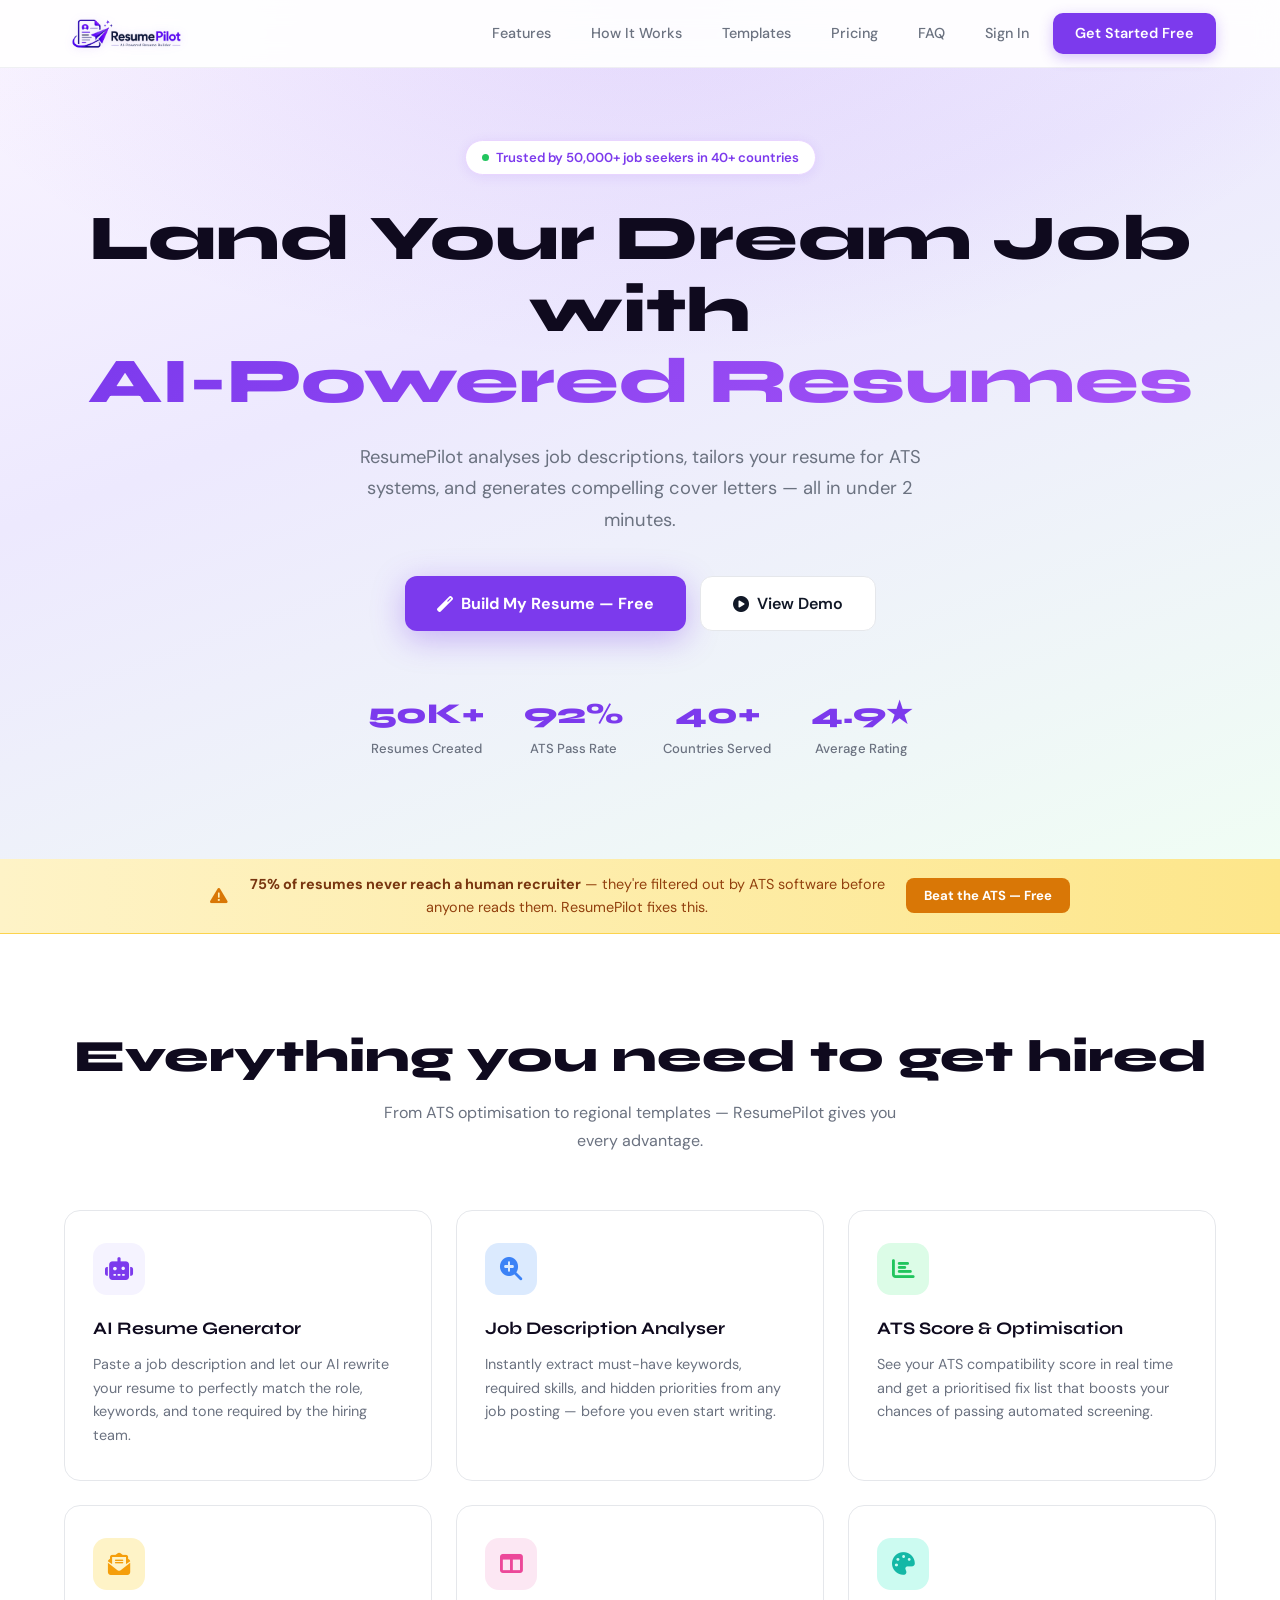
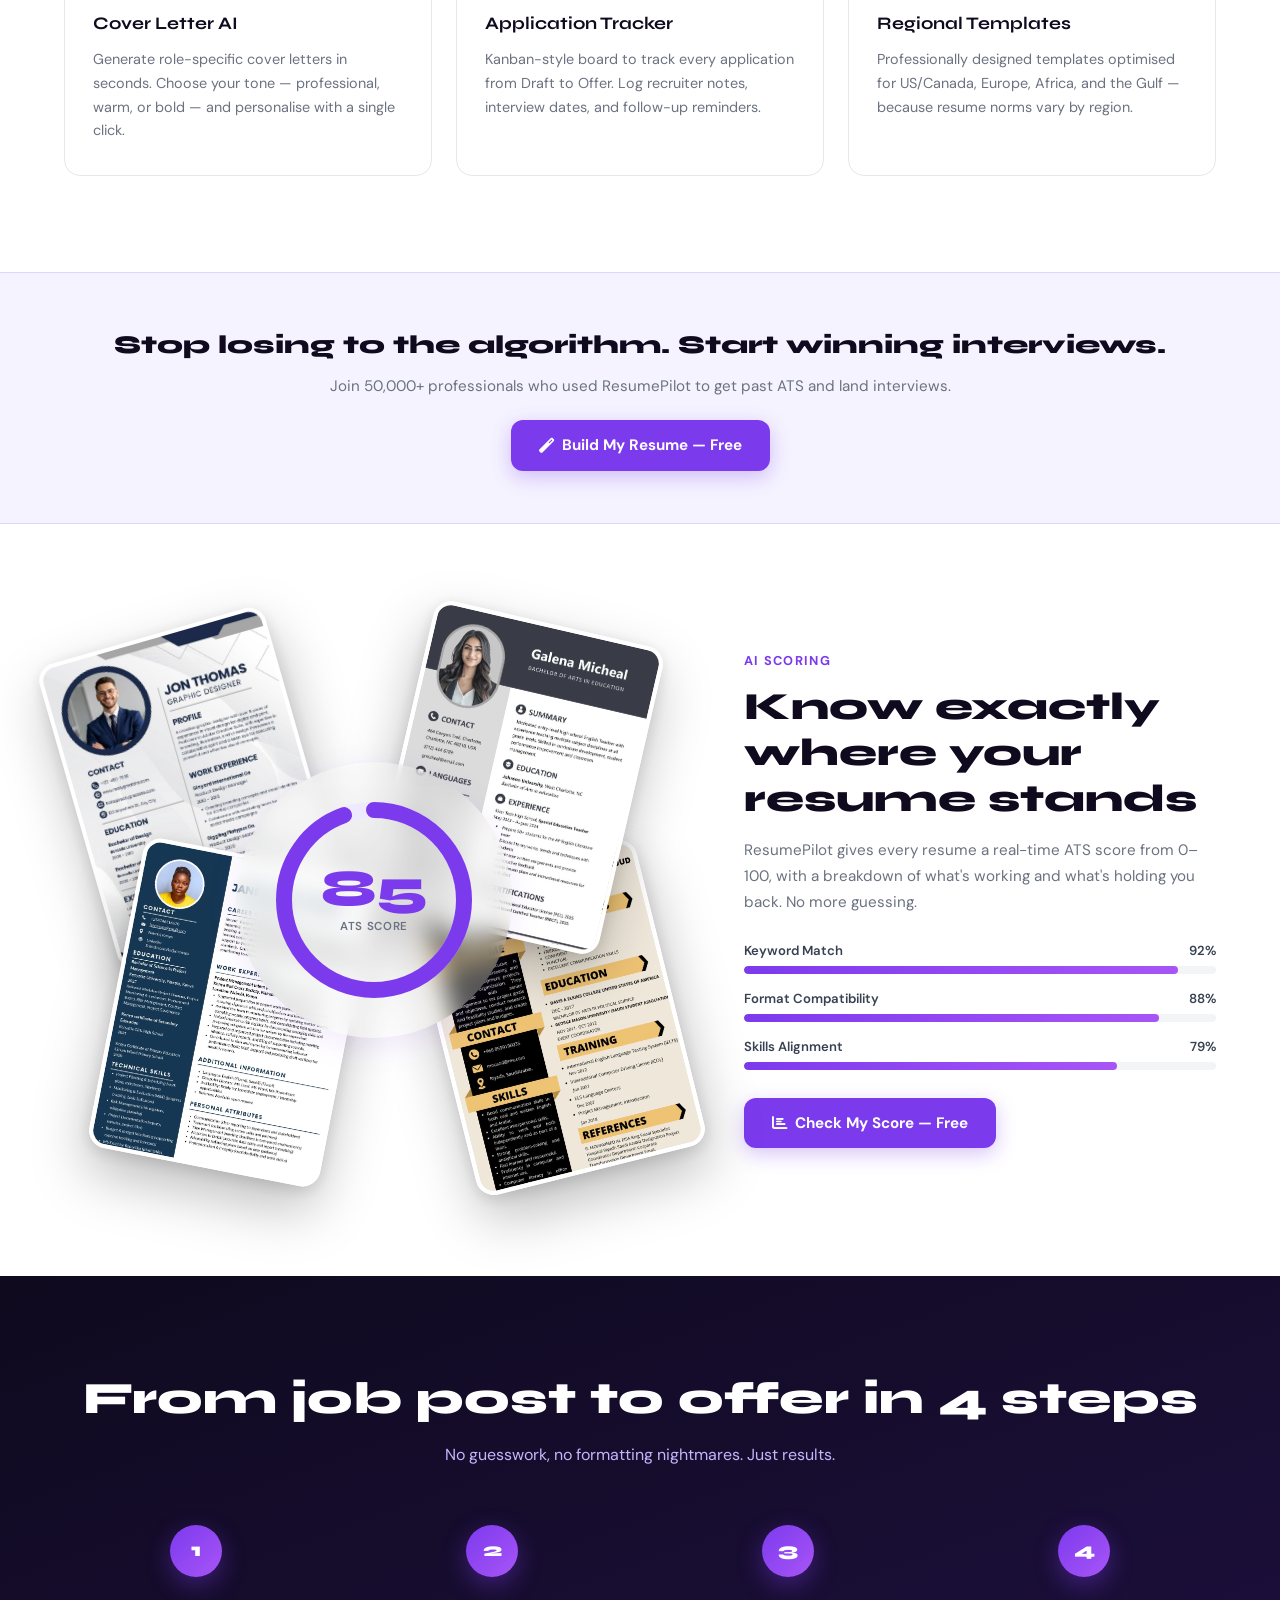
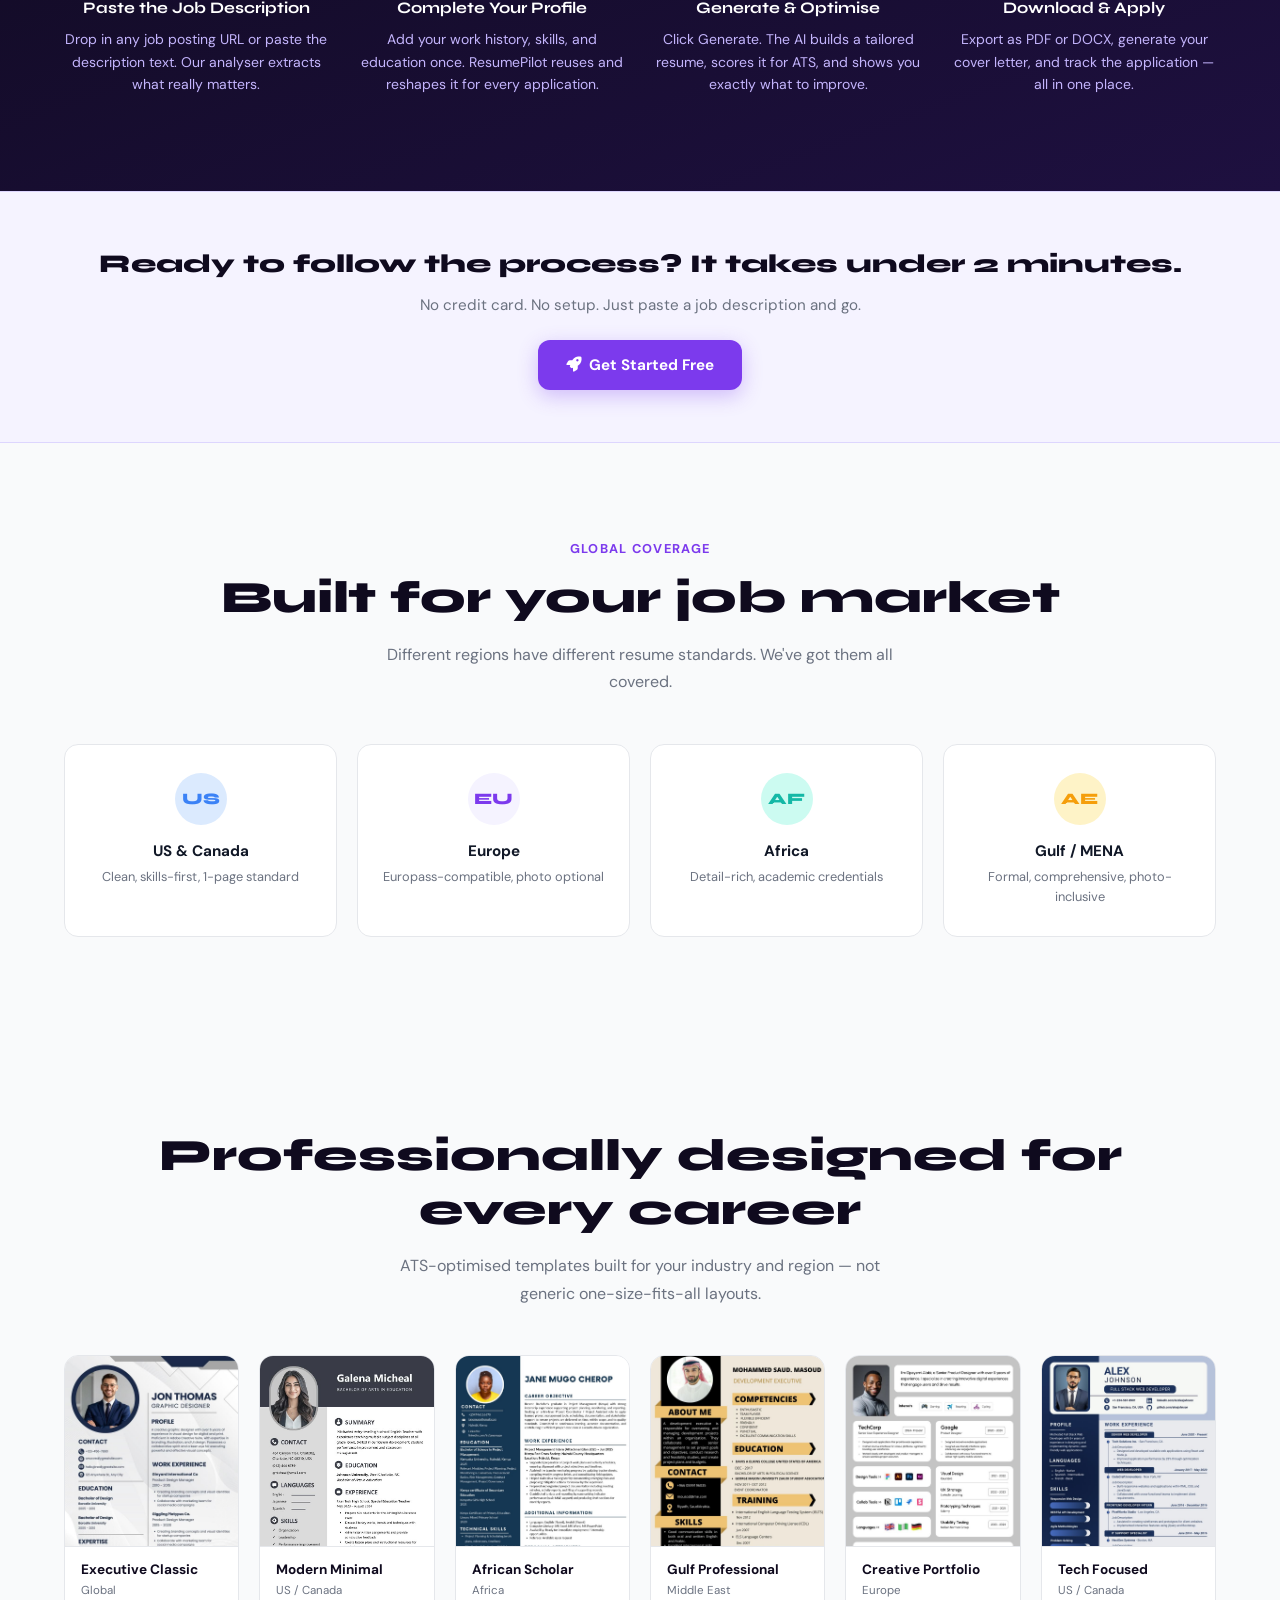
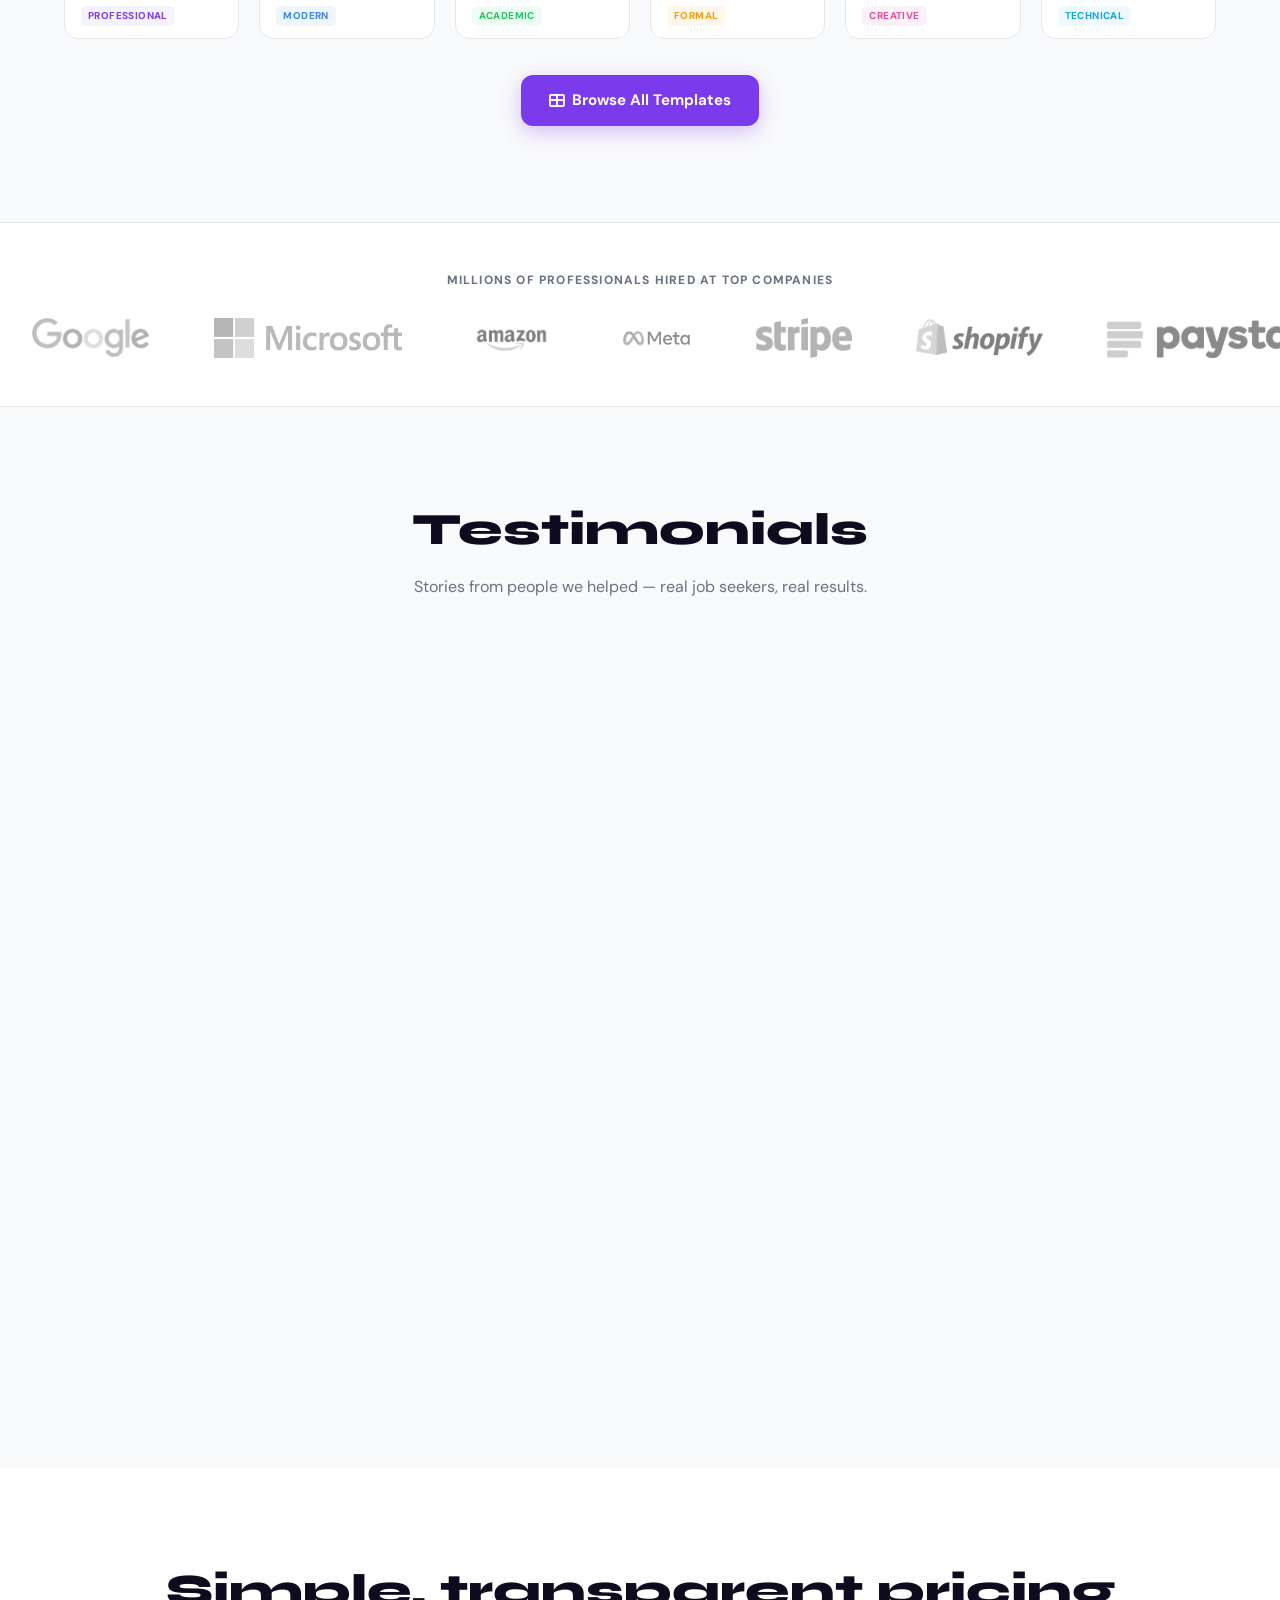
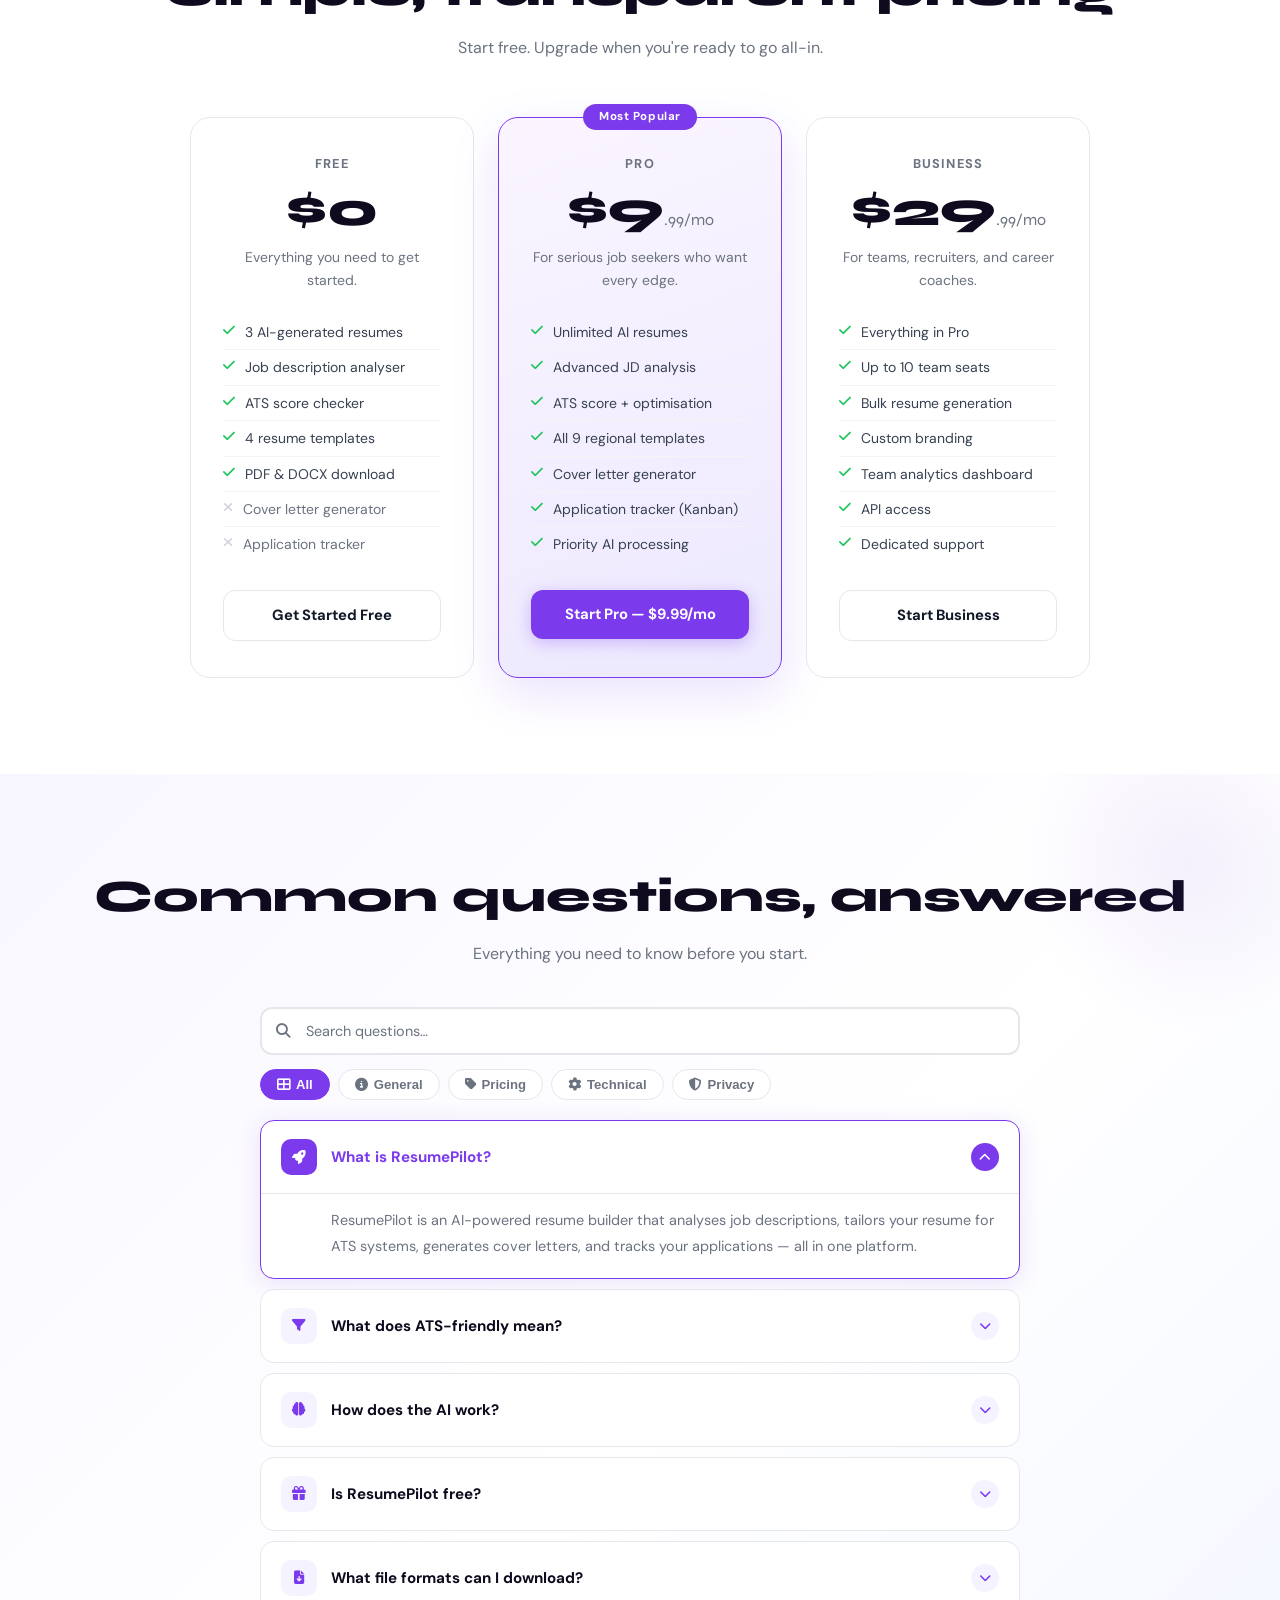
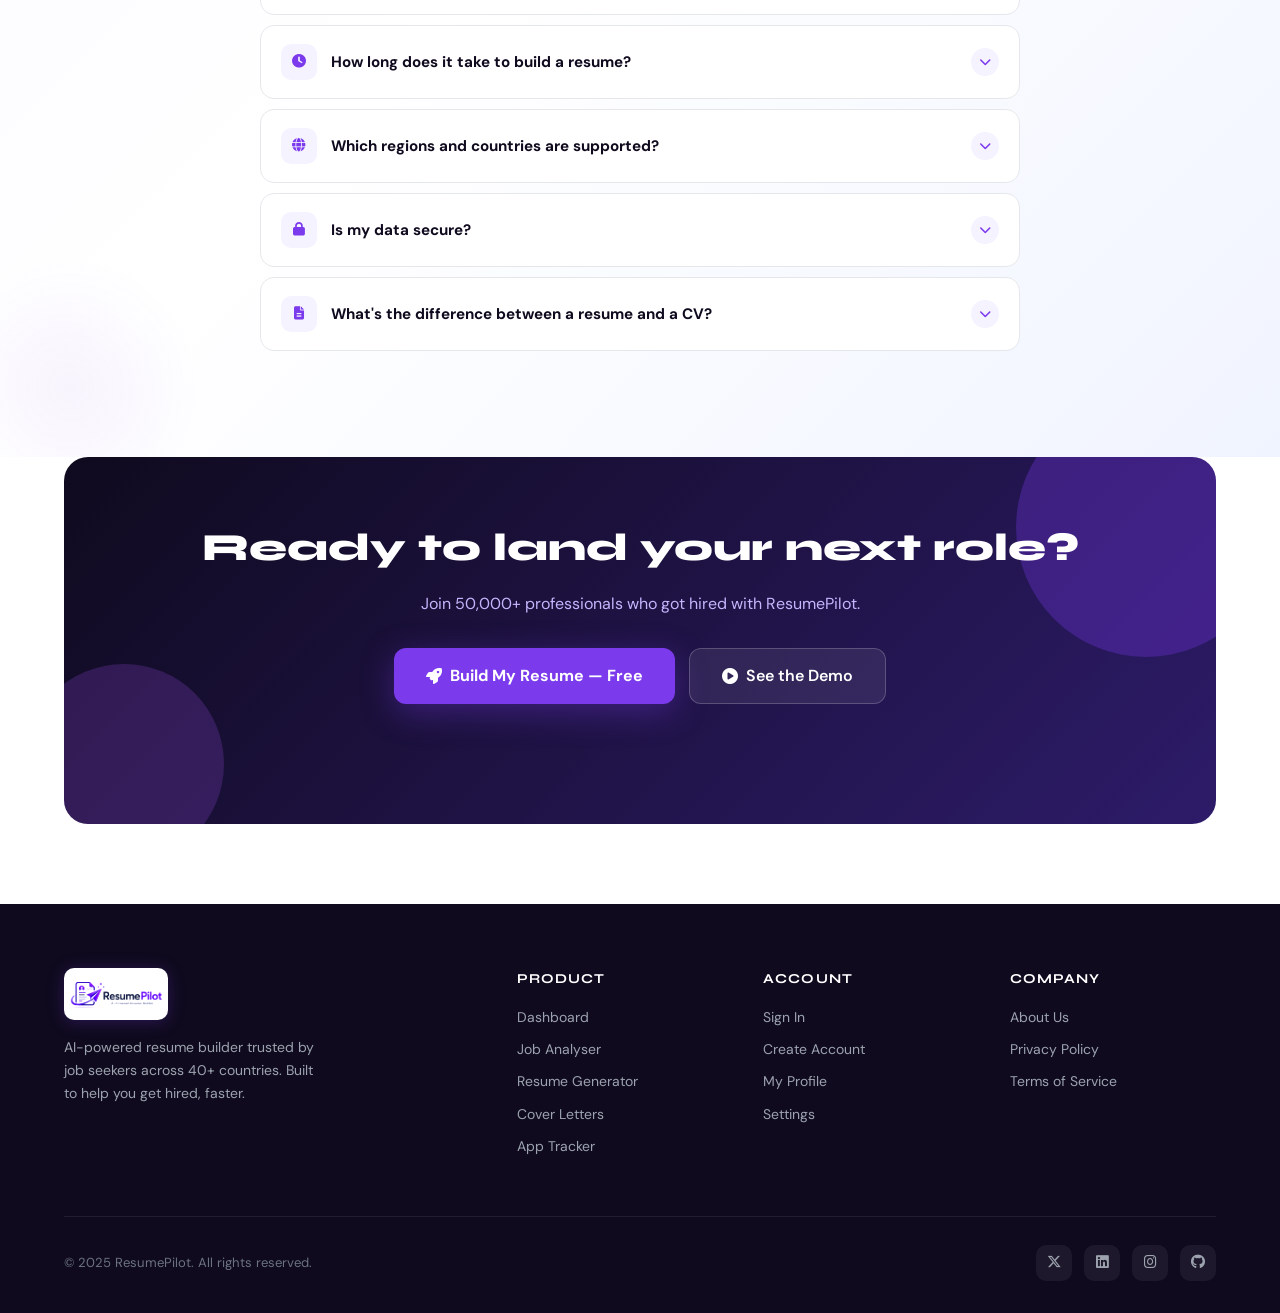
<file: index.html>
<!DOCTYPE html>
<html lang="en">
<head>
  <meta charset="UTF-8">
  <meta name="viewport" content="width=device-width, initial-scale=1.0">
  <title>ResumePilot — AI-Powered Resume Builder</title>
  <link href="https://fonts.googleapis.com/css2?family=DM+Sans:wght@300;400;500;600;700&family=Syne:wght@400;600;700;800&display=swap" rel="stylesheet">
  <link rel="stylesheet" href="https://cdnjs.cloudflare.com/ajax/libs/font-awesome/6.5.0/css/all.min.css">
  <style>
    :root {
      --primary: #7C3AED; --primary-dark: #5B21B6; --primary-light: #F5F3FF;
      --success: #22C55E; --warning: #F59E0B; --text: #111827; --text-muted: #6B7280;
      --bg: #F9FAFB; --border: #E5E7EB;
    }
    *, *::before, *::after { box-sizing: border-box; margin: 0; padding: 0; }
    html { scroll-behavior: smooth; }
    body { font-family: 'DM Sans', sans-serif; color: var(--text); background: #fff; line-height: 1.6; }
    h1, h2, h3, h4 { font-family: 'Syne', sans-serif; }

    /* â"€â"€ NAV â"€â"€ */
    .nav {
      position: fixed; top: 0; left: 0; right: 0; z-index: 100;
      display: flex; align-items: center; justify-content: space-between;
      padding: 0 5%; height: 68px;
      background: rgba(255,255,255,0.92); backdrop-filter: blur(12px);
      border-bottom: 1px solid rgba(229,231,235,0.6);
    }
    .nav-logo { display: flex; align-items: center; text-decoration: none; }
    .nav-logo-img {
      height: 62px;
      width: auto;
      display: block;
      mix-blend-mode: multiply;
      filter: drop-shadow(0 1px 4px rgba(124,58,237,0.18));
      transition: filter 0.2s, transform 0.2s;
    }
    .nav-logo-img:hover {
      filter: drop-shadow(0 2px 8px rgba(124,58,237,0.32));
      transform: translateY(-1px);
    }
    .nav-links { display: flex; align-items: center; gap: 8px; }
    .nav-link { padding: 8px 16px; border-radius: 8px; text-decoration: none; font-size: 0.9rem; font-weight: 500; color: var(--text-muted); transition: all 0.2s; }
    .nav-link:hover { color: var(--primary); background: var(--primary-light); }
    .nav-cta { padding: 9px 22px; border-radius: 10px; background: var(--primary); color: #fff; text-decoration: none; font-weight: 600; font-size: 0.9rem; transition: all 0.2s; box-shadow: 0 4px 14px rgba(124,58,237,0.3); }
    .nav-cta:hover { background: var(--primary-dark); transform: translateY(-1px); box-shadow: 0 6px 20px rgba(124,58,237,0.4); }
    .nav-mobile { display: none; background: none; border: none; font-size: 1.25rem; color: var(--text); cursor: pointer; padding: 8px; }

    /* â"€â"€ HERO â"€â"€ */
    .hero {
      padding: 140px 5% 100px;
      background: linear-gradient(160deg, #faf5ff 0%, #ede9fe 40%, #f0fdf4 100%);
      text-align: center; position: relative; overflow: hidden;
    }
    .hero::before {
      content: '';
      position: absolute; inset: 0;
      background: radial-gradient(ellipse 80% 60% at 50% 0%, rgba(124,58,237,0.12) 0%, transparent 70%);
    }
    .hero-badge {
      display: inline-flex; align-items: center; gap: 7px;
      background: white; border: 1px solid #e9d5ff; border-radius: 30px;
      padding: 6px 16px; font-size: 0.82rem; font-weight: 600; color: var(--primary);
      margin-bottom: 28px; box-shadow: 0 2px 12px rgba(124,58,237,0.1);
    }
    .hero-badge .dot { width: 7px; height: 7px; border-radius: 50%; background: var(--success); animation: pulse 2s infinite; }
    @keyframes pulse { 0%,100%{box-shadow:0 0 0 0 rgba(34,197,94,0.4)} 50%{box-shadow:0 0 0 6px rgba(34,197,94,0)} }
    .hero h1 { font-size: clamp(2.4rem, 5vw, 4.2rem); font-weight: 800; line-height: 1.12; margin-bottom: 24px; color: #0F0A1E; }
    .hero h1 span { background: linear-gradient(135deg, var(--primary), #a855f7); -webkit-background-clip: text; -webkit-text-fill-color: transparent; background-clip: text; }
    .hero-sub { font-size: 1.15rem; color: var(--text-muted); max-width: 580px; margin: 0 auto 40px; line-height: 1.7; }
    .hero-btns { display: flex; gap: 14px; justify-content: center; flex-wrap: wrap; margin-bottom: 60px; }
    .btn-hero-primary {
      padding: 14px 32px; border-radius: 12px; background: var(--primary); color: #fff;
      text-decoration: none; font-weight: 700; font-size: 1rem;
      box-shadow: 0 8px 32px rgba(124,58,237,0.35); transition: all 0.2s; display: inline-flex; align-items: center; gap: 8px;
    }
    .btn-hero-primary:hover { background: var(--primary-dark); transform: translateY(-2px); box-shadow: 0 12px 40px rgba(124,58,237,0.45); }
    .btn-hero-secondary {
      padding: 14px 32px; border-radius: 12px; background: white; color: var(--text);
      text-decoration: none; font-weight: 600; font-size: 1rem;
      border: 1.5px solid var(--border); transition: all 0.2s; display: inline-flex; align-items: center; gap: 8px;
    }
    .btn-hero-secondary:hover { border-color: var(--primary); color: var(--primary); transform: translateY(-2px); }
    .hero-stats { display: flex; gap: 40px; justify-content: center; flex-wrap: wrap; }
    .hero-stat { text-align: center; }
    .hero-stat-num { font-family: 'Syne', sans-serif; font-size: 1.8rem; font-weight: 800; color: var(--primary); }
    .hero-stat-label { font-size: 0.82rem; color: var(--text-muted); font-weight: 500; }


    /* â"€â"€ FEATURES â"€â"€ */
    .section { padding: 96px 5%; }
    .section-label { font-size: 0.8rem; font-weight: 700; letter-spacing: 0.1em; text-transform: uppercase; color: var(--primary); margin-bottom: 12px; }
    .section-title { font-size: clamp(1.8rem, 3.5vw, 2.8rem); font-weight: 800; color: #0F0A1E; margin-bottom: 16px; line-height: 1.2; }
    .section-sub { font-size: 1rem; color: var(--text-muted); max-width: 520px; line-height: 1.7; }
    .section-center { text-align: center; }
    .section-center .section-sub { margin: 0 auto; }

    .features-grid { display: grid; grid-template-columns: repeat(auto-fit, minmax(300px, 1fr)); gap: 24px; margin-top: 56px; }
    .feature-card {
      padding: 32px 28px; border-radius: 16px; border: 1.5px solid var(--border);
      background: white; transition: all 0.2s; position: relative; overflow: hidden;
    }
    .feature-card::before { content:''; position:absolute; inset:0; background: linear-gradient(135deg, var(--c1, #7C3AED08), transparent); opacity:0; transition:opacity 0.3s; }
    .feature-card:hover { transform: translateY(-4px); box-shadow: 0 16px 48px rgba(0,0,0,0.08); border-color: var(--c1, var(--primary)); }
    .feature-card:hover::before { opacity: 1; }
    .feature-icon { width: 52px; height: 52px; border-radius: 14px; display: flex; align-items: center; justify-content: center; font-size: 1.4rem; margin-bottom: 20px; }
    .feature-card h3 { font-size: 1.1rem; font-weight: 700; margin-bottom: 10px; color: #0F0A1E; }
    .feature-card p { font-size: 0.9rem; color: var(--text-muted); line-height: 1.65; }

    /* â"€â"€ HOW IT WORKS â"€â"€ */
    .how-section { background: linear-gradient(160deg, #0F0A1E, #1e1040); color: white; }
    .how-section .section-title { color: white; }
    .how-section .section-sub { color: #C4B5FD; }
    .steps-grid { display: grid; grid-template-columns: repeat(auto-fit, minmax(220px, 1fr)); gap: 32px; margin-top: 56px; }
    .step { text-align: center; }
    .step-num { width: 52px; height: 52px; border-radius: 50%; background: linear-gradient(135deg, var(--primary), #a855f7); color: white; font-family: 'Syne', sans-serif; font-weight: 800; font-size: 1.2rem; display: flex; align-items: center; justify-content: center; margin: 0 auto 18px; box-shadow: 0 8px 24px rgba(124,58,237,0.4); }
    .step-icon { font-size: 1.8rem; margin-bottom: 14px; }
    .step h3 { font-size: 1rem; font-weight: 700; margin-bottom: 8px; color: white; }
    .step p { font-size: 0.875rem; color: #C4B5FD; line-height: 1.6; }
    .step-connector { display: none; }

    /* â"€â"€ REGIONS â"€â"€ */
    .regions-section { background: var(--bg); }
    .regions-grid { display: grid; grid-template-columns: repeat(auto-fit, minmax(200px, 1fr)); gap: 20px; margin-top: 48px; }
    .region-card {
      padding: 28px 24px; border-radius: 14px; background: white; border: 1.5px solid var(--border);
      text-align: center; transition: all 0.2s; cursor: default;
    }
    .region-card:hover { border-color: var(--primary); transform: translateY(-3px); box-shadow: 0 8px 24px rgba(124,58,237,0.1); }
    .region-flag { font-size: 2.2rem; margin-bottom: 12px; }
    .region-name { font-weight: 700; font-size: 0.95rem; margin-bottom: 4px; }
    .region-desc { font-size: 0.8rem; color: var(--text-muted); }
    .region-initials { font-size: 1rem; font-family: 'Syne', sans-serif; font-weight: 800; width: 52px; height: 52px; border-radius: 50%; display: flex; align-items: center; justify-content: center; margin: 0 auto 14px; }
    .ri-us { color: #3B82F6; background: #DBEAFE; }
    .ri-eu { color: #7C3AED; background: #F5F3FF; }
    .ri-af { color: #14B8A6; background: #CCFBF1; }
    .ri-ae { color: #F59E0B; background: #FEF3C7; }

    /* â"€â"€ TESTIMONIALS â"€â"€ */
    .testimonials-grid { display: grid; grid-template-columns: repeat(auto-fit, minmax(280px, 1fr)); gap: 24px; margin-top: 56px; }
    .testimonial-card { padding: 28px; border-radius: 16px; border: 1.5px solid var(--border); background: white; }
    .testimonial-stars { color: #F59E0B; font-size: 0.85rem; letter-spacing: 1px; margin-bottom: 14px; }
    .testimonial-text { font-size: 0.925rem; color: var(--text-muted); line-height: 1.7; margin-bottom: 20px; font-style: italic; }
    .testimonial-author { display: flex; align-items: center; gap: 12px; }
    .testimonial-avatar { width: 40px; height: 40px; border-radius: 50%; display: flex; align-items: center; justify-content: center; color: white; font-weight: 700; font-size: 0.8rem; flex-shrink: 0; }
    .testimonial-name { font-weight: 700; font-size: 0.875rem; }
    .testimonial-role { font-size: 0.78rem; color: var(--text-muted); }

    /* â"€â"€ PRICING â"€â"€ */
    .pricing-grid { display: grid; grid-template-columns: repeat(auto-fit, minmax(280px, 1fr)); gap: 24px; margin-top: 56px; max-width: 900px; margin-left: auto; margin-right: auto; }
    .pricing-card { padding: 36px 32px; border-radius: 20px; border: 1.5px solid var(--border); background: white; position: relative; }
    .pricing-card.featured { border-color: var(--primary); background: linear-gradient(160deg, #faf5ff, #ede9fe); box-shadow: 0 16px 48px rgba(124,58,237,0.15); }
    .pricing-badge { position: absolute; top: -14px; left: 50%; transform: translateX(-50%); background: var(--primary); color: white; font-size: 0.72rem; font-weight: 700; padding: 4px 16px; border-radius: 20px; letter-spacing: 0.05em; white-space: nowrap; }
    .pricing-plan { font-size: 0.8rem; font-weight: 700; text-transform: uppercase; letter-spacing: 0.08em; color: var(--text-muted); margin-bottom: 12px; }
    .pricing-price { font-family: 'Syne', sans-serif; font-size: 3rem; font-weight: 800; color: #0F0A1E; line-height: 1; }
    .pricing-price span { font-size: 1rem; font-weight: 400; color: var(--text-muted); }
    .pricing-desc { font-size: 0.875rem; color: var(--text-muted); margin: 12px 0 24px; }
    .pricing-features { list-style: none; margin-bottom: 28px; }
    .pricing-features li { display: flex; align-items: flex-start; gap: 10px; font-size: 0.875rem; color: #374151; padding: 6px 0; border-bottom: 1px solid #f3f4f6; }
    .pricing-features li:last-child { border: none; }
    .pricing-features li i { color: var(--success); font-size: 0.85rem; margin-top: 3px; flex-shrink: 0; }
    .pricing-features li.muted i { color: #D1D5DB; }
    .pricing-features li.muted { color: var(--text-muted); }
    .btn-pricing { display: block; text-align: center; padding: 13px; border-radius: 12px; font-weight: 700; font-size: 0.925rem; text-decoration: none; transition: all 0.2s; }
    .btn-pricing.primary { background: var(--primary); color: white; box-shadow: 0 4px 16px rgba(124,58,237,0.3); }
    .btn-pricing.primary:hover { background: var(--primary-dark); transform: translateY(-1px); box-shadow: 0 8px 24px rgba(124,58,237,0.4); }
    .btn-pricing.secondary { background: white; color: var(--text); border: 1.5px solid var(--border); }
    .btn-pricing.secondary:hover { border-color: var(--primary); color: var(--primary); }

    /* â"€â"€ CTA BANNER â"€â"€ */
    .cta-banner {
      margin: 0 5% 80px; padding: 60px 48px; border-radius: 24px;
      background: linear-gradient(135deg, #0F0A1E, #2d1b69);
      text-align: center; position: relative; overflow: hidden;
    }
    .cta-banner::before { content:''; position:absolute; top:-60px; right:-60px; width:260px; height:260px; border-radius:50%; background:rgba(124,58,237,0.3); }
    .cta-banner::after  { content:''; position:absolute; bottom:-40px; left:-40px;  width:200px; height:200px; border-radius:50%; background:rgba(168,85,247,0.2); }
    .cta-banner h2 { font-size: clamp(1.6rem, 3vw, 2.4rem); font-weight: 800; color: white; margin-bottom: 12px; position: relative; }
    .cta-banner p  { font-size: 1rem; color: #C4B5FD; margin-bottom: 32px; position: relative; }
    .cta-banner .hero-btns { position: relative; }

    /* â"€â"€ FOOTER â"€â"€ */
    footer { background: #0F0A1E; color: #C4B5FD; padding: 64px 5% 32px; }
    .footer-grid { display: grid; grid-template-columns: 2fr 1fr 1fr 1fr; gap: 40px; margin-bottom: 48px; }
    .footer-brand { }
    .footer-logo { margin-bottom: 16px; }
    .footer-logo-img { height: 52px; width: auto; display: block; border-radius: 10px; filter: brightness(1.1) drop-shadow(0 2px 8px rgba(124,58,237,0.25)); transition: filter 0.2s; }
    .footer-logo-img:hover { filter: brightness(1.2) drop-shadow(0 4px 14px rgba(124,58,237,0.4)); }
    .footer-desc { font-size: 0.875rem; color: #9CA3AF; line-height: 1.65; max-width: 260px; }
    .footer-col h4 { font-family: 'Syne', sans-serif; font-weight: 700; font-size: 0.85rem; color: white; text-transform: uppercase; letter-spacing: 0.08em; margin-bottom: 16px; }
    .footer-col a { display: block; font-size: 0.875rem; color: #9CA3AF; text-decoration: none; margin-bottom: 10px; transition: color 0.15s; }
    .footer-col a:hover { color: white; }
    .footer-bottom { border-top: 1px solid rgba(255,255,255,0.08); padding-top: 28px; display: flex; justify-content: space-between; align-items: center; flex-wrap: wrap; gap: 12px; }
    .footer-copy { font-size: 0.82rem; color: #6B7280; }
    .footer-socials { display: flex; gap: 12px; }
    .footer-social { width: 36px; height: 36px; border-radius: 10px; background: rgba(255,255,255,0.06); display: flex; align-items: center; justify-content: center; color: #9CA3AF; text-decoration: none; font-size: 0.9rem; transition: all 0.2s; }
    .footer-social:hover { background: var(--primary); color: white; }

    /* â"€â"€ RESPONSIVE â"€â"€ */
    @media (max-width: 768px) {
      .nav-links { display: none; }
      .nav-mobile { display: block; }
      .hero { padding: 120px 5% 60px; }
      .footer-grid { grid-template-columns: 1fr 1fr; }
      .hero-stats { gap: 24px; }
      .cta-banner { padding: 40px 24px; }
      .mid-cta { padding: 40px 5%; }
      .score-layout { grid-template-columns: 1fr; gap: 40px; }
      .score-ring-wrap { width: 180px; height: 180px; }
      .score-ring-svg { width: 180px; height: 180px; }
      .templates-grid { grid-template-columns: repeat(2, 1fr); }
      .logos-grid { gap: 20px 28px; }
      .logo-item img { height: 22px; }
      .faq-controls { margin-top: 24px; }
      .faq-wrap { margin-top: 16px; }
      .faq-a { padding-left: 20px; }
      .faq-cats { gap: 6px; }
      .faq-cat { font-size: 0.78rem; padding: 6px 12px; }
      .pain-bar-inner { flex-direction: column; gap: 12px; }
    }
    @media (max-width: 480px) {
      .footer-grid { grid-template-columns: 1fr; }
      .pricing-grid { grid-template-columns: 1fr; }
      .templates-grid { grid-template-columns: repeat(2, 1fr); }
      .hero-btns { flex-direction: column; align-items: center; }
      .score-ring-wrap { width: 160px; height: 160px; }
      .score-ring-svg { width: 160px; height: 160px; }
    }

    /* â"€â"€ ANIMATIONS â"€â"€ */
    @keyframes fadeUp { from { opacity:0; transform:translateY(24px); } to { opacity:1; transform:translateY(0); } }
    .fade-up { animation: fadeUp 0.6s ease forwards; }
    .stagger-1 { animation-delay: 0.1s; opacity: 0; }
    .stagger-2 { animation-delay: 0.2s; opacity: 0; }
    .stagger-3 { animation-delay: 0.3s; opacity: 0; }
    .stagger-4 { animation-delay: 0.4s; opacity: 0; }

    /* ── PAIN BAR ── */
    .pain-bar { background: linear-gradient(90deg,#FEF3C7,#FDE68A); border-bottom: 1px solid #FCD34D; padding: 14px 5%; }
    .pain-bar-inner { max-width: 860px; margin: 0 auto; display: flex; align-items: center; gap: 16px; flex-wrap: wrap; justify-content: center; text-align: center; }
    .pain-bar p { font-size: 0.9rem; color: #92400E; flex: 1; min-width: 220px; }
    .pain-bar strong { color: #78350F; }
    .pain-bar-cta { padding: 7px 18px; border-radius: 8px; background: #D97706; color: white; text-decoration: none; font-weight: 700; font-size: 0.82rem; white-space: nowrap; transition: background 0.2s; flex-shrink: 0; }
    .pain-bar-cta:hover { background: #B45309; }

    /* ── MID CTA ── */
    .mid-cta { text-align: center; padding: 52px 5%; background: var(--primary-light); border-top: 1px solid #DDD6FE; border-bottom: 1px solid #DDD6FE; }
    .mid-cta h3 { font-size: clamp(1.2rem,2.5vw,1.6rem); font-weight: 800; color: #0F0A1E; margin-bottom: 8px; }
    .mid-cta p { color: var(--text-muted); font-size: 0.95rem; margin-bottom: 22px; }
    .btn-mid-cta { display: inline-flex; align-items: center; gap: 8px; padding: 13px 28px; border-radius: 12px; background: var(--primary); color: white; text-decoration: none; font-weight: 700; font-size: 0.95rem; box-shadow: 0 6px 20px rgba(124,58,237,0.3); transition: all 0.2s; }
    .btn-mid-cta:hover { background: var(--primary-dark); transform: translateY(-2px); }

    /* ── ATS SCORE CALLOUT ── */
    .score-section { padding: 96px 5%; background: white; }
    .score-layout { display: grid; grid-template-columns: 1.2fr 1fr; gap: 60px; align-items: center; max-width: 1300px; margin: 0 auto; }
    .score-visual { display: flex; justify-content: center; align-items: center; }
    .score-visual-wrap { position: relative; width: 620px; height: 560px; display: flex; align-items: center; justify-content: center; }
    .score-cv-img { position: absolute; width: 235px; height: 315px; object-fit: cover; object-position: top; border-radius: 18px; border: 4px solid white; box-shadow: 0 24px 56px rgba(0,0,0,0.26), 0 4px 16px rgba(0,0,0,0.12); transition: transform 0.4s cubic-bezier(.22,.68,0,1.2), box-shadow 0.35s ease; cursor: pointer; }
    .score-cv-1 { top: 10px; left: 10px; transform: rotate(-16deg); z-index: 1; }
    .score-cv-2 { top: 0px; right: 50px; transform: rotate(13deg); z-index: 2; }
    .score-cv-3 { bottom: 10px; left: 50px; transform: rotate(11deg); z-index: 2; }
    .score-cv-4 { bottom: 5px; right: 10px; transform: rotate(-14deg); z-index: 1; }
    .score-cv-1:hover { transform: rotate(-5deg) scale(1.1) translate(10px, -10px); box-shadow: 0 40px 72px rgba(0,0,0,0.35); z-index: 5; }
    .score-cv-2:hover { transform: rotate(4deg) scale(1.1) translate(-10px, 10px); box-shadow: 0 40px 72px rgba(0,0,0,0.35); z-index: 5; }
    .score-cv-3:hover { transform: rotate(3deg) scale(1.1) translate(10px, -10px); box-shadow: 0 40px 72px rgba(0,0,0,0.35); z-index: 5; }
    .score-cv-4:hover { transform: rotate(-4deg) scale(1.1) translate(-10px, -10px); box-shadow: 0 40px 72px rgba(0,0,0,0.35); z-index: 5; }
    .score-ring-wrap { position: relative; width: 220px; height: 220px; z-index: 3; }
    .score-ring-wrap::before { content: ''; position: absolute; inset: -28px; border-radius: 50%; background: rgba(255,255,255,0.25); backdrop-filter: blur(12px); -webkit-backdrop-filter: blur(12px); box-shadow: 0 8px 32px rgba(124,58,237,0.1); z-index: 0; }
    .score-ring-svg { position: relative; z-index: 1; }
    .score-ring-num { z-index: 2; }
    .score-ring-svg { width: 220px; height: 220px; transform: rotate(-90deg); }
    .score-ring-bg { fill: none; stroke: #EDE9FE; stroke-width: 16; }
    .score-ring-fill { fill: none; stroke: #7C3AED; stroke-width: 16; stroke-linecap: round; stroke-dasharray: 628; stroke-dashoffset: 94; transition: stroke-dashoffset 1.5s ease; }
    .score-ring-num { position: absolute; inset: 0; display: flex; flex-direction: column; align-items: center; justify-content: center; }
    .score-ring-num .score-big { font-family: 'Syne',sans-serif; font-size: 3.2rem; font-weight: 800; color: var(--primary); line-height: 1; }
    .score-ring-num .score-lbl { font-size: 0.72rem; color: var(--text-muted); font-weight: 600; text-transform: uppercase; letter-spacing: 0.06em; margin-top: 4px; }
    .score-content h2 { font-size: clamp(1.6rem,3vw,2.4rem); font-weight: 800; color: #0F0A1E; margin-bottom: 16px; line-height: 1.2; }
    .score-content p { font-size: 0.95rem; color: var(--text-muted); line-height: 1.7; margin-bottom: 24px; }
    .score-bars { display: flex; flex-direction: column; gap: 14px; margin-bottom: 28px; }
    .score-bar-item label { display: flex; justify-content: space-between; font-size: 0.82rem; font-weight: 600; color: #374151; margin-bottom: 5px; }
    .score-bar-track { height: 8px; border-radius: 4px; background: #F3F4F6; overflow: hidden; }
    .score-bar-fill { height: 100%; border-radius: 4px; background: linear-gradient(90deg,var(--primary),#a855f7); }
    @media(max-width:768px){ .score-layout{grid-template-columns:1fr;gap:40px;} }

    /* ── TEMPLATE SHOWCASE ── */
    .templates-section { padding: 96px 5%; background: var(--bg); }
    .templates-grid { display: grid; grid-template-columns: repeat(auto-fill,minmax(170px,1fr)); gap: 20px; margin-top: 48px; }
    .template-card { background: white; border-radius: 14px; border: 1.5px solid var(--border); overflow: hidden; transition: all 0.22s; text-decoration: none; display: block; }
    .template-card:hover { border-color: var(--primary); transform: translateY(-4px); box-shadow: 0 12px 32px rgba(124,58,237,0.13); }
    .tpl-preview { height: 190px; padding: 20px 18px; display: flex; flex-direction: column; gap: 7px; }
    .tpl-line { border-radius: 3px; height: 7px; }
    .tpl-title { width: 70%; height: 11px; }
    .tpl-sub { width: 45%; height: 6px; opacity: 0.5; }
    .tpl-divider { width: 100%; height: 1px; margin: 4px 0; opacity: 0.2; }
    .tpl-body { width: 100%; }
    .tpl-body2 { width: 85%; opacity: 0.6; }
    .tpl-body3 { width: 92%; opacity: 0.4; }
    .tpl-info { padding: 12px 16px; border-top: 1px solid var(--border); }
    .tpl-name { font-weight: 700; font-size: 0.85rem; color: #0F0A1E; margin-bottom: 2px; }
    .tpl-region { font-size: 0.72rem; color: var(--text-muted); }
    .tpl-badge { display: inline-block; font-size: 0.62rem; font-weight: 700; padding: 2px 7px; border-radius: 5px; margin-top: 5px; text-transform: uppercase; letter-spacing: 0.04em; }

    /* ── LOGOS SECTION ── */
    .logos-section { padding: 48px 0; background: white; border-top: 1px solid var(--border); border-bottom: 1px solid var(--border); overflow: hidden; }
    .logos-header { text-align: center; font-size: 0.75rem; font-weight: 800; color: var(--text-muted); text-transform: uppercase; letter-spacing: 0.1em; margin-bottom: 28px; }
    .logos-slider { overflow: hidden; }
    .logos-track { display: flex; align-items: center; gap: 64px; width: max-content; animation: scroll-logos 28s linear infinite; padding: 0 32px; }
    .logos-track:hover { animation-play-state: paused; }
    .logo-item img { height: 40px; width: auto; object-fit: contain; opacity: 0.5; filter: grayscale(100%); transition: opacity 0.2s, filter 0.2s; display: block; }
    .logo-item img:hover { opacity: 1; filter: grayscale(0%); }
    @keyframes scroll-logos { from { transform: translateX(0); } to { transform: translateX(-50%); } }

    /* ── ENHANCED TESTIMONIALS ── */
    .testimonial-verified { display: inline-flex; align-items: center; gap: 5px; font-size: 0.72rem; font-weight: 700; color: #16A34A; background: #DCFCE7; padding: 3px 10px; border-radius: 20px; margin-bottom: 10px; }
    .testimonial-time { font-size: 0.75rem; color: var(--text-muted); margin-top: 8px; }

    /* ── FAQ ── */
    .faq-section { padding: 96px 5%; background: linear-gradient(135deg, #f8f6ff 0%, #ffffff 50%, #f0f4ff 100%); position: relative; overflow: hidden; }
    .faq-section::before { content: ''; position: absolute; top: -80px; right: -80px; width: 340px; height: 340px; border-radius: 50%; background: radial-gradient(circle, rgba(109,40,217,0.07) 0%, transparent 70%); pointer-events: none; }
    .faq-section::after { content: ''; position: absolute; bottom: -60px; left: -60px; width: 260px; height: 260px; border-radius: 50%; background: radial-gradient(circle, rgba(109,40,217,0.05) 0%, transparent 70%); pointer-events: none; }

    .faq-controls { max-width: 760px; margin: 40px auto 0; display: flex; flex-direction: column; gap: 14px; }
    .faq-search-wrap { position: relative; }
    .faq-search-wrap i { position: absolute; left: 16px; top: 50%; transform: translateY(-50%); color: var(--text-muted); font-size: 0.9rem; pointer-events: none; }
    .faq-search { width: 100%; padding: 13px 16px 13px 44px; border: 2px solid var(--border); border-radius: 12px; font-size: 0.9rem; font-family: inherit; color: var(--text); background: white; transition: border-color 0.2s, box-shadow 0.2s; box-sizing: border-box; outline: none; }
    .faq-search:focus { border-color: var(--primary); box-shadow: 0 0 0 3px rgba(109,40,217,0.1); }
    .faq-search::placeholder { color: var(--text-muted); }
    .faq-cats { display: flex; gap: 8px; flex-wrap: wrap; }
    .faq-cat { padding: 7px 16px; border-radius: 20px; border: 1.5px solid var(--border); background: white; font-size: 0.82rem; font-weight: 600; color: var(--text-muted); cursor: pointer; transition: all 0.2s; display: inline-flex; align-items: center; gap: 6px; }
    .faq-cat:hover { border-color: var(--primary); color: var(--primary); background: var(--primary-light); }
    .faq-cat.active { background: var(--primary); border-color: var(--primary); color: white; }

    .faq-wrap { max-width: 760px; margin: 20px auto 0; }
    .faq-item { background: white; border-radius: 14px; margin-bottom: 10px; border: 1.5px solid var(--border); overflow: hidden; transition: border-color 0.25s, box-shadow 0.25s; }
    .faq-item:hover { border-color: rgba(109,40,217,0.3); box-shadow: 0 4px 20px rgba(109,40,217,0.08); }
    .faq-item.open { border-color: var(--primary); box-shadow: 0 4px 24px rgba(109,40,217,0.13); }
    .faq-item.hidden { display: none; }
    .faq-q { display: flex; align-items: center; padding: 18px 20px; cursor: pointer; gap: 14px; -webkit-user-select: none; user-select: none; }
    .faq-cat-icon { width: 36px; height: 36px; border-radius: 10px; background: var(--primary-light); color: var(--primary); display: flex; align-items: center; justify-content: center; font-size: 0.85rem; flex-shrink: 0; transition: background 0.25s, color 0.25s; }
    .faq-item.open .faq-cat-icon { background: var(--primary); color: white; }
    .faq-q-text { flex: 1; font-weight: 700; font-size: 0.95rem; color: #0F0A1E; transition: color 0.2s; }
    .faq-item.open .faq-q-text { color: var(--primary); }
    .faq-chevron { width: 28px; height: 28px; border-radius: 50%; background: var(--primary-light); color: var(--primary); display: flex; align-items: center; justify-content: center; font-size: 0.75rem; flex-shrink: 0; transition: transform 0.3s cubic-bezier(0.34,1.56,0.64,1), background 0.25s, color 0.25s; }
    .faq-item.open .faq-chevron { transform: rotate(180deg); background: var(--primary); color: white; }
    .faq-a-wrap { max-height: 0; overflow: hidden; transition: max-height 0.38s cubic-bezier(0.4,0,0.2,1); }
    .faq-item.open .faq-a-wrap { max-height: 500px; }
    .faq-a { padding: 0 20px 18px 70px; font-size: 0.9rem; color: var(--text-muted); line-height: 1.8; border-top: 1px solid var(--border); padding-top: 14px; }
    .faq-empty { text-align: center; padding: 48px 0; color: var(--text-muted); display: none; }
    .faq-empty i { font-size: 2rem; color: var(--border); display: block; margin-bottom: 12px; }
  </style>
</head>
<body>

<!-- â"€â"€ NAVBAR â"€â"€ -->
<nav class="nav">
  <a href="index.html" class="nav-logo">
    <img src="images/resumepilot logo2.png" alt="ResumePilot" class="nav-logo-img">
  </a>
  <div class="nav-links">
    <a href="#features" class="nav-link">Features</a>
    <a href="#how" class="nav-link">How It Works</a>
    <a href="#templates" class="nav-link">Templates</a>
    <a href="#pricing" class="nav-link">Pricing</a>
    <a href="#faq" class="nav-link">FAQ</a>
    <a href="auth.html" class="nav-link">Sign In</a>
    <a href="auth.html" class="nav-cta">Get Started Free</a>
  </div>
  <button class="nav-mobile" onclick="document.querySelector('.nav-links').style.display='flex';document.querySelector('.nav-links').style.flexDirection='column';document.querySelector('.nav-links').style.position='fixed';document.querySelector('.nav-links').style.top='68px';document.querySelector('.nav-links').style.left='0';document.querySelector('.nav-links').style.right='0';document.querySelector('.nav-links').style.background='white';document.querySelector('.nav-links').style.padding='20px';document.querySelector('.nav-links').style.borderBottom='1px solid #e5e7eb';document.querySelector('.nav-links').style.zIndex='99';">
    <i class="fas fa-bars"></i>
  </button>
</nav>

<!-- â"€â"€ HERO â"€â"€ -->
<section class="hero">
  <div class="hero-badge fade-up">
    <span class="dot"></span>
    Trusted by 50,000+ job seekers in 40+ countries
  </div>
  <h1 class="fade-up stagger-1">
    Land Your Dream Job with<br><span>AI-Powered Resumes</span>
  </h1>
  <p class="hero-sub fade-up stagger-2">
    ResumePilot analyses job descriptions, tailors your resume for ATS systems, and generates compelling cover letters — all in under 2 minutes.
  </p>
  <div class="hero-btns fade-up stagger-3">
    <a href="auth.html" class="btn-hero-primary"><i class="fas fa-magic"></i> Build My Resume — Free</a>
    <a href="dashboard.html" class="btn-hero-secondary"><i class="fas fa-play-circle"></i> View Demo</a>
  </div>
  <div class="hero-stats fade-up stagger-4">
    <div class="hero-stat"><div class="hero-stat-num">50K+</div><div class="hero-stat-label">Resumes Created</div></div>
    <div class="hero-stat"><div class="hero-stat-num">92%</div><div class="hero-stat-label">ATS Pass Rate</div></div>
    <div class="hero-stat"><div class="hero-stat-num">40+</div><div class="hero-stat-label">Countries Served</div></div>
    <div class="hero-stat"><div class="hero-stat-num">4.9★</div><div class="hero-stat-label">Average Rating</div></div>
  </div>
</section>

<!-- ── PAIN BAR ── -->
<div class="pain-bar">
  <div class="pain-bar-inner">
    <i class="fas fa-exclamation-triangle" style="color:#D97706;font-size:1.1rem;flex-shrink:0;"></i>
    <p><strong>75% of resumes never reach a human recruiter</strong> — they're filtered out by ATS software before anyone reads them. ResumePilot fixes this.</p>
    <a href="auth.html" class="pain-bar-cta">Beat the ATS — Free</a>
  </div>
</div>

<!-- ── FEATURES ── -->
<section class="section" id="features">
  <div class="section-center">
    <h2 class="section-title">Everything you need to get hired</h2>
    <p class="section-sub">From ATS optimisation to regional templates — ResumePilot gives you every advantage.</p>
  </div>
  <div class="features-grid">

    <div class="feature-card" style="--c1:#7C3AED;">
      <div class="feature-icon" style="background:#F5F3FF;color:#7C3AED;"><i class="fas fa-robot"></i></div>
      <h3>AI Resume Generator</h3>
      <p>Paste a job description and let our AI rewrite your resume to perfectly match the role, keywords, and tone required by the hiring team.</p>
    </div>

    <div class="feature-card" style="--c1:#3B82F6;">
      <div class="feature-icon" style="background:#DBEAFE;color:#3B82F6;"><i class="fas fa-search-plus"></i></div>
      <h3>Job Description Analyser</h3>
      <p>Instantly extract must-have keywords, required skills, and hidden priorities from any job posting — before you even start writing.</p>
    </div>

    <div class="feature-card" style="--c1:#22C55E;">
      <div class="feature-icon" style="background:#DCFCE7;color:#22C55E;"><i class="fas fa-chart-bar"></i></div>
      <h3>ATS Score & Optimisation</h3>
      <p>See your ATS compatibility score in real time and get a prioritised fix list that boosts your chances of passing automated screening.</p>
    </div>

    <div class="feature-card" style="--c1:#F59E0B;">
      <div class="feature-icon" style="background:#FEF3C7;color:#F59E0B;"><i class="fas fa-envelope-open-text"></i></div>
      <h3>Cover Letter AI</h3>
      <p>Generate role-specific cover letters in seconds. Choose your tone — professional, warm, or bold — and personalise with a single click.</p>
    </div>

    <div class="feature-card" style="--c1:#EC4899;">
      <div class="feature-icon" style="background:#FCE7F3;color:#EC4899;"><i class="fas fa-columns"></i></div>
      <h3>Application Tracker</h3>
      <p>Kanban-style board to track every application from Draft to Offer. Log recruiter notes, interview dates, and follow-up reminders.</p>
    </div>

    <div class="feature-card" style="--c1:#14B8A6;">
      <div class="feature-icon" style="background:#CCFBF1;color:#14B8A6;"><i class="fas fa-palette"></i></div>
      <h3>Regional Templates</h3>
      <p>Professionally designed templates optimised for US/Canada, Europe, Africa, and the Gulf — because resume norms vary by region.</p>
    </div>

  </div>
</section>

<!-- ── MID CTA ── -->
<div class="mid-cta">
  <h3>Stop losing to the algorithm. Start winning interviews.</h3>
  <p>Join 50,000+ professionals who used ResumePilot to get past ATS and land interviews.</p>
  <a href="auth.html" class="btn-mid-cta"><i class="fas fa-magic"></i> Build My Resume — Free</a>
</div>

<!-- ── ATS SCORE CALLOUT ── -->
<section class="score-section">
  <div class="score-layout">
    <div class="score-visual">
      <div class="score-visual-wrap">
        <img src="images/Executive Classic CV.jpg" alt="" class="score-cv-img score-cv-1">
        <img src="images/Modern Minimal CV.jpg" alt="" class="score-cv-img score-cv-2">
        <img src="images/African Scholar CV.jpg" alt="" class="score-cv-img score-cv-3">
        <img src="images/Gulf Professional CV.jpg" alt="" class="score-cv-img score-cv-4">
        <div class="score-ring-wrap">
          <svg class="score-ring-svg" viewBox="0 0 220 220">
            <circle class="score-ring-bg" cx="110" cy="110" r="90"/>
            <circle class="score-ring-fill" cx="110" cy="110" r="90" id="scoreRingFill"/>
          </svg>
          <div class="score-ring-num">
            <span class="score-big" id="scoreNum">85</span>
            <span class="score-lbl">ATS Score</span>
          </div>
        </div>
      </div>
    </div>
    <div class="score-content">
      <div class="section-label">AI Scoring</div>
      <h2>Know exactly where your resume stands</h2>
      <p>ResumePilot gives every resume a real-time ATS score from 0–100, with a breakdown of what's working and what's holding you back. No more guessing.</p>
      <div class="score-bars">
        <div class="score-bar-item">
          <label><span>Keyword Match</span><span>92%</span></label>
          <div class="score-bar-track"><div class="score-bar-fill" style="width:92%;"></div></div>
        </div>
        <div class="score-bar-item">
          <label><span>Format Compatibility</span><span>88%</span></label>
          <div class="score-bar-track"><div class="score-bar-fill" style="width:88%;"></div></div>
        </div>
        <div class="score-bar-item">
          <label><span>Skills Alignment</span><span>79%</span></label>
          <div class="score-bar-track"><div class="score-bar-fill" style="width:79%;"></div></div>
        </div>
      </div>
      <a href="auth.html" class="btn-mid-cta"><i class="fas fa-chart-bar"></i> Check My Score — Free</a>
    </div>
  </div>
</section>

<!-- ── HOW IT WORKS ── -->
<section class="section how-section" id="how">
  <div class="section-center">
    <h2 class="section-title">From job post to offer in 4 steps</h2>
    <p class="section-sub" style="margin:0 auto;">No guesswork, no formatting nightmares. Just results.</p>
  </div>
  <div class="steps-grid">
    <div class="step">
      <div class="step-num">1</div>
      <h3>Paste the Job Description</h3>
      <p>Drop in any job posting URL or paste the description text. Our analyser extracts what really matters.</p>
    </div>
    <div class="step">
      <div class="step-num">2</div>
      <h3>Complete Your Profile</h3>
      <p>Add your work history, skills, and education once. ResumePilot reuses and reshapes it for every application.</p>
    </div>
    <div class="step">
      <div class="step-num">3</div>
      <h3>Generate & Optimise</h3>
      <p>Click Generate. The AI builds a tailored resume, scores it for ATS, and shows you exactly what to improve.</p>
    </div>
    <div class="step">
      <div class="step-num">4</div>
      <h3>Download & Apply</h3>
      <p>Export as PDF or DOCX, generate your cover letter, and track the application — all in one place.</p>
    </div>
  </div>
</section>

<!-- ── MID CTA 2 ── -->
<div class="mid-cta">
  <h3>Ready to follow the process? It takes under 2 minutes.</h3>
  <p>No credit card. No setup. Just paste a job description and go.</p>
  <a href="auth.html" class="btn-mid-cta"><i class="fas fa-rocket"></i> Get Started Free</a>
</div>

<!-- ── REGIONS ── -->
<section class="section regions-section">
  <div class="section-center">
    <div class="section-label">Global Coverage</div>
    <h2 class="section-title">Built for your job market</h2>
    <p class="section-sub">Different regions have different resume standards. We've got them all covered.</p>
  </div>
  <div class="regions-grid">
    <div class="region-card">
      <div class="region-initials ri-us">US</div>
      <div class="region-name">US & Canada</div>
      <div class="region-desc">Clean, skills-first, 1-page standard</div>
    </div>
    <div class="region-card">
      <div class="region-initials ri-eu">EU</div>
      <div class="region-name">Europe</div>
      <div class="region-desc">Europass-compatible, photo optional</div>
    </div>
    <div class="region-card">
      <div class="region-initials ri-af">AF</div>
      <div class="region-name">Africa</div>
      <div class="region-desc">Detail-rich, academic credentials</div>
    </div>
    <div class="region-card">
      <div class="region-initials ri-ae">AE</div>
      <div class="region-name">Gulf / MENA</div>
      <div class="region-desc">Formal, comprehensive, photo-inclusive</div>
    </div>
  </div>
</section>

<!-- ── TEMPLATE SHOWCASE ── -->
<section class="templates-section" id="templates">
  <div class="section-center">
    <h2 class="section-title">Professionally designed for every career</h2>
    <p class="section-sub">ATS-optimised templates built for your industry and region — not generic one-size-fits-all layouts.</p>
  </div>
  <div class="templates-grid">

    <a href="auth.html" class="template-card">
      <div class="tpl-preview" style="padding:0;overflow:hidden;">
        <img src="images/Executive Classic CV.jpg" alt="Executive Classic" style="width:100%;height:100%;object-fit:cover;object-position:top;display:block;">
      </div>
      <div class="tpl-info">
        <div class="tpl-name">Executive Classic</div>
        <div class="tpl-region">Global</div>
        <span class="tpl-badge" style="background:#F5F3FF;color:#7C3AED;">Professional</span>
      </div>
    </a>

    <a href="auth.html" class="template-card">
      <div class="tpl-preview" style="padding:0;overflow:hidden;">
        <img src="images/Modern Minimal CV.jpg" alt="Modern Minimal" style="width:100%;height:100%;object-fit:cover;object-position:top;display:block;">
      </div>
      <div class="tpl-info">
        <div class="tpl-name">Modern Minimal</div>
        <div class="tpl-region">US / Canada</div>
        <span class="tpl-badge" style="background:#EFF6FF;color:#3B82F6;">Modern</span>
      </div>
    </a>

    <a href="auth.html" class="template-card">
      <div class="tpl-preview" style="padding:0;overflow:hidden;">
        <img src="images/African Scholar CV.jpg" alt="African Scholar" style="width:100%;height:100%;object-fit:cover;object-position:top;display:block;">
      </div>
      <div class="tpl-info">
        <div class="tpl-name">African Scholar</div>
        <div class="tpl-region">Africa</div>
        <span class="tpl-badge" style="background:#F0FDF4;color:#22C55E;">Academic</span>
      </div>
    </a>

    <a href="auth.html" class="template-card">
      <div class="tpl-preview" style="padding:0;overflow:hidden;">
        <img src="images/Gulf Professional CV.jpg" alt="Gulf Professional" style="width:100%;height:100%;object-fit:cover;object-position:top;display:block;">
      </div>
      <div class="tpl-info">
        <div class="tpl-name">Gulf Professional</div>
        <div class="tpl-region">Middle East</div>
        <span class="tpl-badge" style="background:#FFF7ED;color:#F59E0B;">Formal</span>
      </div>
    </a>

    <a href="auth.html" class="template-card">
      <div class="tpl-preview" style="padding:0;overflow:hidden;">
        <img src="images/Creative Portfolio CV.jpg" alt="Creative Portfolio" style="width:100%;height:100%;object-fit:cover;object-position:top;display:block;">
      </div>
      <div class="tpl-info">
        <div class="tpl-name">Creative Portfolio</div>
        <div class="tpl-region">Europe</div>
        <span class="tpl-badge" style="background:#FDF2F8;color:#EC4899;">Creative</span>
      </div>
    </a>

    <a href="auth.html" class="template-card">
      <div class="tpl-preview" style="padding:0;overflow:hidden;">
        <img src="images/Tech Focused CV.jpg" alt="Tech Focused" style="width:100%;height:100%;object-fit:cover;object-position:top;display:block;">
      </div>
      <div class="tpl-info">
        <div class="tpl-name">Tech Focused</div>
        <div class="tpl-region">US / Canada</div>
        <span class="tpl-badge" style="background:#F0F9FF;color:#0EA5E9;">Technical</span>
      </div>
    </a>

  </div>
  <div style="text-align:center;margin-top:36px;">
    <a href="auth.html" class="btn-mid-cta"><i class="fas fa-th-large"></i> Browse All Templates</a>
  </div>
</section>

<!-- ── HIRED AT ── -->
<div class="logos-section">
  <div class="logos-header">Millions of professionals hired at top companies</div>
  <div class="logos-slider">
    <div class="logos-track">
      <div class="logo-item"><img src="images/google-logo.png" alt="Google"></div>
      <div class="logo-item"><img src="images/microsoft-logo.png" alt="Microsoft"></div>
      <div class="logo-item"><img src="images/amazon-logo.png" alt="Amazon"></div>
      <div class="logo-item"><img src="images/meta-logo.png" alt="Meta"></div>
      <div class="logo-item"><img src="images/stripe-logo.png" alt="Stripe"></div>
      <div class="logo-item"><img src="images/shopify-logo.png" alt="Shopify"></div>
      <div class="logo-item"><img src="images/paystack-logo.png" alt="Paystack"></div>
      <div class="logo-item"><img src="images/flutterwave-logo.png" alt="Flutterwave"></div>
      <div class="logo-item"><img src="images/andela-logo.png" alt="Andela"></div>
      <div class="logo-item"><img src="images/mtn-logo.png" alt="MTN"></div>
      <!-- Duplicate for seamless loop -->
      <div class="logo-item"><img src="images/google-logo.png" alt="Google"></div>
      <div class="logo-item"><img src="images/microsoft-logo.png" alt="Microsoft"></div>
      <div class="logo-item"><img src="images/amazon-logo.png" alt="Amazon"></div>
      <div class="logo-item"><img src="images/meta-logo.png" alt="Meta"></div>
      <div class="logo-item"><img src="images/stripe-logo.png" alt="Stripe"></div>
      <div class="logo-item"><img src="images/shopify-logo.png" alt="Shopify"></div>
      <div class="logo-item"><img src="images/paystack-logo.png" alt="Paystack"></div>
      <div class="logo-item"><img src="images/flutterwave-logo.png" alt="Flutterwave"></div>
      <div class="logo-item"><img src="images/andela-logo.png" alt="Andela"></div>
      <div class="logo-item"><img src="images/mtn-logo.png" alt="MTN"></div>
    </div>
  </div>
</div>


<!-- ── TESTIMONIALS ── -->
<section class="section" style="background:var(--bg);">
  <div class="section-center">
    <h2 class="section-title">Testimonials</h2>
    <p class="section-sub">Stories from people we helped — real job seekers, real results.</p>
  </div>
  <div class="testimonials-grid">

    <div class="testimonial-card">
      <div class="testimonial-verified"><i class="fas fa-check-circle"></i> Verified User</div>
      <div class="testimonial-stars">★★★★★</div>
      <p class="testimonial-text">"I had been applying for 3 months with zero callbacks. After using ResumePilot to tailor my resume for each role, I had 4 interviews within a week. Took me less than 10 minutes per application."</p>
      <div class="testimonial-author">
        <div class="testimonial-avatar" style="background:linear-gradient(135deg,#7C3AED,#5B21B6);">JA</div>
        <div>
          <div class="testimonial-name">John Adebayo</div>
          <div class="testimonial-role">Software Engineer — Lagos, Nigeria</div>
          <div class="testimonial-time">2 weeks ago</div>
        </div>
      </div>
    </div>

    <div class="testimonial-card">
      <div class="testimonial-verified"><i class="fas fa-check-circle"></i> Verified User</div>
      <div class="testimonial-stars">★★★★★</div>
      <p class="testimonial-text">"The ATS analyser is incredible. It showed me I was missing 11 key terms from the job description. One optimisation later, I got the interview — and the offer."</p>
      <div class="testimonial-author">
        <div class="testimonial-avatar" style="background:linear-gradient(135deg,#3B82F6,#1D4ED8);">PS</div>
        <div>
          <div class="testimonial-name">Priya Sharma</div>
          <div class="testimonial-role">Product Manager — Bangalore, India</div>
          <div class="testimonial-time">1 month ago</div>
        </div>
      </div>
    </div>

    <div class="testimonial-card">
      <div class="testimonial-verified"><i class="fas fa-check-circle"></i> Verified User</div>
      <div class="testimonial-stars">★★★★★</div>
      <p class="testimonial-text">"The Gulf region template was perfect — the right format, the right length, the right sections. Got hired at a top firm in Dubai within 3 weeks. Genuinely life-changing."</p>
      <div class="testimonial-author">
        <div class="testimonial-avatar" style="background:linear-gradient(135deg,#F59E0B,#B45309);">HI</div>
        <div>
          <div class="testimonial-name">Hassan Ibrahim</div>
          <div class="testimonial-role">Finance Analyst — Dubai, UAE</div>
          <div class="testimonial-time">3 weeks ago</div>
        </div>
      </div>
    </div>

    <div class="testimonial-card">
      <div class="testimonial-verified"><i class="fas fa-check-circle"></i> Verified User</div>
      <div class="testimonial-stars">★★★★★</div>
      <p class="testimonial-text">"As a fresh graduate competing against experienced candidates, I needed every advantage. ResumePilot's AI literally rewrote my resume to match each job. Landed my first role at Andela."</p>
      <div class="testimonial-author">
        <div class="testimonial-avatar" style="background:linear-gradient(135deg,#22C55E,#15803D);">AO</div>
        <div>
          <div class="testimonial-name">Amara Osei</div>
          <div class="testimonial-role">Junior Developer — Accra, Ghana</div>
          <div class="testimonial-time">5 days ago</div>
        </div>
      </div>
    </div>

  </div>
</section>

<!-- â"€â"€ PRICING â"€â"€ -->
<section class="section section-center" id="pricing" style="background:white;">
  <h2 class="section-title">Simple, transparent pricing</h2>
  <p class="section-sub">Start free. Upgrade when you're ready to go all-in.</p>

  <div class="pricing-grid">

    <div class="pricing-card">
      <div class="pricing-plan">Free</div>
      <div class="pricing-price">$0</div>
      <p class="pricing-desc">Everything you need to get started.</p>
      <ul class="pricing-features">
        <li><i class="fas fa-check"></i> 3 AI-generated resumes</li>
        <li><i class="fas fa-check"></i> Job description analyser</li>
        <li><i class="fas fa-check"></i> ATS score checker</li>
        <li><i class="fas fa-check"></i> 4 resume templates</li>
        <li><i class="fas fa-check"></i> PDF & DOCX download</li>
        <li class="muted"><i class="fas fa-times"></i> Cover letter generator</li>
        <li class="muted"><i class="fas fa-times"></i> Application tracker</li>
      </ul>
      <a href="auth.html" class="btn-pricing secondary">Get Started Free</a>
    </div>

    <div class="pricing-card featured">
      <div class="pricing-badge">Most Popular</div>
      <div class="pricing-plan">Pro</div>
      <div class="pricing-price">$9<span>.99/mo</span></div>
      <p class="pricing-desc">For serious job seekers who want every edge.</p>
      <ul class="pricing-features">
        <li><i class="fas fa-check"></i> Unlimited AI resumes</li>
        <li><i class="fas fa-check"></i> Advanced JD analysis</li>
        <li><i class="fas fa-check"></i> ATS score + optimisation</li>
        <li><i class="fas fa-check"></i> All 9 regional templates</li>
        <li><i class="fas fa-check"></i> Cover letter generator</li>
        <li><i class="fas fa-check"></i> Application tracker (Kanban)</li>
        <li><i class="fas fa-check"></i> Priority AI processing</li>
      </ul>
      <a href="auth.html" class="btn-pricing primary">Start Pro — $9.99/mo</a>
    </div>

    <div class="pricing-card">
      <div class="pricing-plan">Business</div>
      <div class="pricing-price">$29<span>.99/mo</span></div>
      <p class="pricing-desc">For teams, recruiters, and career coaches.</p>
      <ul class="pricing-features">
        <li><i class="fas fa-check"></i> Everything in Pro</li>
        <li><i class="fas fa-check"></i> Up to 10 team seats</li>
        <li><i class="fas fa-check"></i> Bulk resume generation</li>
        <li><i class="fas fa-check"></i> Custom branding</li>
        <li><i class="fas fa-check"></i> Team analytics dashboard</li>
        <li><i class="fas fa-check"></i> API access</li>
        <li><i class="fas fa-check"></i> Dedicated support</li>
      </ul>
      <a href="auth.html" class="btn-pricing secondary">Start Business</a>
    </div>

  </div>
</section>

<!-- ── FAQ ── -->
<section class="faq-section" id="faq">
  <div class="section-center">
    <h2 class="section-title">Common questions, answered</h2>
    <p class="section-sub">Everything you need to know before you start.</p>
  </div>

  <div class="faq-controls">
    <div class="faq-search-wrap">
      <i class="fas fa-search"></i>
      <input type="text" class="faq-search" id="faqSearch" placeholder="Search questions…" oninput="filterFaq()">
    </div>
    <div class="faq-cats">
      <button class="faq-cat active" data-cat="all" onclick="setCat(this)"><i class="fas fa-th-large"></i> All</button>
      <button class="faq-cat" data-cat="general" onclick="setCat(this)"><i class="fas fa-info-circle"></i> General</button>
      <button class="faq-cat" data-cat="pricing" onclick="setCat(this)"><i class="fas fa-tag"></i> Pricing</button>
      <button class="faq-cat" data-cat="technical" onclick="setCat(this)"><i class="fas fa-cog"></i> Technical</button>
      <button class="faq-cat" data-cat="privacy" onclick="setCat(this)"><i class="fas fa-shield-alt"></i> Privacy</button>
    </div>
  </div>

  <div class="faq-wrap">

    <div class="faq-item open" data-cat="general">
      <div class="faq-q" onclick="toggleFaq(this)">
        <span class="faq-cat-icon"><i class="fas fa-rocket"></i></span>
        <span class="faq-q-text">What is ResumePilot?</span>
        <span class="faq-chevron"><i class="fas fa-chevron-down"></i></span>
      </div>
      <div class="faq-a-wrap">
        <div class="faq-a">ResumePilot is an AI-powered resume builder that analyses job descriptions, tailors your resume for ATS systems, generates cover letters, and tracks your applications — all in one platform.</div>
      </div>
    </div>

    <div class="faq-item" data-cat="technical">
      <div class="faq-q" onclick="toggleFaq(this)">
        <span class="faq-cat-icon"><i class="fas fa-filter"></i></span>
        <span class="faq-q-text">What does ATS-friendly mean?</span>
        <span class="faq-chevron"><i class="fas fa-chevron-down"></i></span>
      </div>
      <div class="faq-a-wrap">
        <div class="faq-a">ATS stands for Applicant Tracking System — software that most companies use to automatically filter resumes before a human ever reads them. An ATS-friendly resume uses the right keywords, structure, and formatting to pass these filters. ResumePilot scores your resume from 0–100 and shows you exactly what to fix.</div>
      </div>
    </div>

    <div class="faq-item" data-cat="general">
      <div class="faq-q" onclick="toggleFaq(this)">
        <span class="faq-cat-icon"><i class="fas fa-brain"></i></span>
        <span class="faq-q-text">How does the AI work?</span>
        <span class="faq-chevron"><i class="fas fa-chevron-down"></i></span>
      </div>
      <div class="faq-a-wrap">
        <div class="faq-a">You paste a job description, and our AI extracts the key requirements, keywords, and skills the employer is looking for. It then cross-references your profile and rewrites your resume to perfectly match the role — without you having to do it manually for every application.</div>
      </div>
    </div>

    <div class="faq-item" data-cat="pricing">
      <div class="faq-q" onclick="toggleFaq(this)">
        <span class="faq-cat-icon"><i class="fas fa-gift"></i></span>
        <span class="faq-q-text">Is ResumePilot free?</span>
        <span class="faq-chevron"><i class="fas fa-chevron-down"></i></span>
      </div>
      <div class="faq-a-wrap">
        <div class="faq-a">Yes. You can create up to 3 AI-generated resumes, run ATS checks, and download as PDF or DOCX completely free. Upgrade to Pro ($9.99/mo) for unlimited resumes, cover letters, application tracking, and all 9 regional templates.</div>
      </div>
    </div>

    <div class="faq-item" data-cat="technical">
      <div class="faq-q" onclick="toggleFaq(this)">
        <span class="faq-cat-icon"><i class="fas fa-file-download"></i></span>
        <span class="faq-q-text">What file formats can I download?</span>
        <span class="faq-chevron"><i class="fas fa-chevron-down"></i></span>
      </div>
      <div class="faq-a-wrap">
        <div class="faq-a">You can download your resume as a PDF or a DOCX (Word) file. Both formats are ATS-compatible and accepted by all major job boards and applicant tracking systems.</div>
      </div>
    </div>

    <div class="faq-item" data-cat="general">
      <div class="faq-q" onclick="toggleFaq(this)">
        <span class="faq-cat-icon"><i class="fas fa-clock"></i></span>
        <span class="faq-q-text">How long does it take to build a resume?</span>
        <span class="faq-chevron"><i class="fas fa-chevron-down"></i></span>
      </div>
      <div class="faq-a-wrap">
        <div class="faq-a">Most users complete their first resume in under 10 minutes. Once your profile is set up, generating a tailored resume for a new job takes less than 2 minutes — just paste the job description and click Generate.</div>
      </div>
    </div>

    <div class="faq-item" data-cat="technical">
      <div class="faq-q" onclick="toggleFaq(this)">
        <span class="faq-cat-icon"><i class="fas fa-globe"></i></span>
        <span class="faq-q-text">Which regions and countries are supported?</span>
        <span class="faq-chevron"><i class="fas fa-chevron-down"></i></span>
      </div>
      <div class="faq-a-wrap">
        <div class="faq-a">ResumePilot has templates and formatting optimised for US/Canada, Europe (including Europass-compatible formats), Africa, and the Gulf/MENA region. Resume standards vary significantly between regions, and we account for all of them.</div>
      </div>
    </div>

    <div class="faq-item" data-cat="privacy">
      <div class="faq-q" onclick="toggleFaq(this)">
        <span class="faq-cat-icon"><i class="fas fa-lock"></i></span>
        <span class="faq-q-text">Is my data secure?</span>
        <span class="faq-chevron"><i class="fas fa-chevron-down"></i></span>
      </div>
      <div class="faq-a-wrap">
        <div class="faq-a">Yes. Your profile and resume data are stored securely and never shared with third parties or employers without your explicit action. You can export or delete your data at any time from your account settings.</div>
      </div>
    </div>

    <div class="faq-item" data-cat="general">
      <div class="faq-q" onclick="toggleFaq(this)">
        <span class="faq-cat-icon"><i class="fas fa-file-alt"></i></span>
        <span class="faq-q-text">What's the difference between a resume and a CV?</span>
        <span class="faq-chevron"><i class="fas fa-chevron-down"></i></span>
      </div>
      <div class="faq-a-wrap">
        <div class="faq-a">A resume is a concise 1–2 page document focused on work experience and skills, common in the US and Canada. A CV (curriculum vitae) is a longer, more detailed document that includes academic credentials, publications, and more — standard in Europe, Africa, and parts of the Middle East. ResumePilot supports both formats based on your target region.</div>
      </div>
    </div>

    <div class="faq-empty" id="faqEmpty">
      <i class="fas fa-search"></i>
      No questions match your search. Try a different term or category.
    </div>

  </div>
</section>

<!-- ── CTA ── -->
<div class="cta-banner">
  <h2>Ready to land your next role?</h2>
  <p>Join 50,000+ professionals who got hired with ResumePilot.</p>
  <div class="hero-btns">
    <a href="auth.html" class="btn-hero-primary"><i class="fas fa-rocket"></i> Build My Resume — Free</a>
    <a href="dashboard.html" class="btn-hero-secondary" style="border-color:rgba(255,255,255,0.2);color:white;background:rgba(255,255,255,0.08);"><i class="fas fa-play-circle"></i> See the Demo</a>
  </div>
</div>

<!-- â"€â"€ FOOTER â"€â"€ -->
<footer>
  <div class="footer-grid">
    <div class="footer-brand">
      <div class="footer-logo">
        <img src="images/resumepilot logo1.png" alt="ResumePilot" class="footer-logo-img">
      </div>
      <p class="footer-desc">AI-powered resume builder trusted by job seekers across 40+ countries. Built to help you get hired, faster.</p>
    </div>
    <div class="footer-col">
      <h4>Product</h4>
      <a href="dashboard.html">Dashboard</a>
      <a href="analyzer.html">Job Analyser</a>
      <a href="generator.html">Resume Generator</a>
      <a href="cover-letter.html">Cover Letters</a>
      <a href="tracker.html">App Tracker</a>
    </div>
    <div class="footer-col">
      <h4>Account</h4>
      <a href="auth.html">Sign In</a>
      <a href="auth.html">Create Account</a>
      <a href="profile.html">My Profile</a>
      <a href="settings.html">Settings</a>
    </div>
    <div class="footer-col">
      <h4>Company</h4>
      <a href="about.html">About Us</a>
      <a href="privacy.html">Privacy Policy</a>
      <a href="terms.html">Terms of Service</a>
    </div>
  </div>
  <div class="footer-bottom">
    <div class="footer-copy">© 2025 ResumePilot. All rights reserved.</div>
    <div class="footer-socials">
      <a href="#" class="footer-social"><i class="fab fa-x-twitter"></i></a>
      <a href="#" class="footer-social"><i class="fab fa-linkedin"></i></a>
      <a href="#" class="footer-social"><i class="fab fa-instagram"></i></a>
      <a href="#" class="footer-social"><i class="fab fa-github"></i></a>
    </div>
  </div>
</footer>

<script>
  // Scroll-triggered fade-up animations
  const observer = new IntersectionObserver((entries) => {
    entries.forEach(e => { if (e.isIntersecting) { e.target.style.opacity='1'; e.target.style.animation='fadeUp 0.6s ease forwards'; } });
  }, { threshold: 0.1 });

  document.querySelectorAll('.feature-card, .step, .region-card, .testimonial-card, .pricing-card, .template-card, .faq-item').forEach(el => {
    el.style.opacity = '0';
    observer.observe(el);
  });

  // FAQ
  let faqActiveCat = 'all';

  function toggleFaq(el) {
    const item = el.parentElement;
    const isOpen = item.classList.contains('open');
    document.querySelectorAll('.faq-item.open').forEach(i => i.classList.remove('open'));
    if (!isOpen) item.classList.add('open');
  }

  function setCat(btn) {
    document.querySelectorAll('.faq-cat').forEach(b => b.classList.remove('active'));
    btn.classList.add('active');
    faqActiveCat = btn.dataset.cat;
    filterFaq();
  }

  function filterFaq() {
    const query = (document.getElementById('faqSearch').value || '').toLowerCase().trim();
    let visible = 0;
    document.querySelectorAll('.faq-item').forEach(item => {
      const catMatch = faqActiveCat === 'all' || item.dataset.cat === faqActiveCat;
      const textMatch = !query || item.textContent.toLowerCase().includes(query);
      if (catMatch && textMatch) {
        item.classList.remove('hidden');
        visible++;
      } else {
        item.classList.add('hidden');
        item.classList.remove('open');
      }
    });
    const empty = document.getElementById('faqEmpty');
    if (empty) empty.style.display = visible === 0 ? 'block' : 'none';
  }

  // Animated counter for hero stats
  function animateCounter(el, target, suffix) {
    suffix = suffix || '';
    let start = 0;
    const duration = 1800;
    const step = (timestamp) => {
      if (!start) start = timestamp;
      const progress = Math.min((timestamp - start) / duration, 1);
      const val = Math.floor(progress * target);
      el.textContent = val.toLocaleString() + suffix;
      if (progress < 1) requestAnimationFrame(step);
    };
    requestAnimationFrame(step);
  }

  // Trigger counters when hero stats enter view
  const heroObserver = new IntersectionObserver((entries) => {
    entries.forEach(e => {
      if (e.isIntersecting) {
        heroObserver.unobserve(e.target);
        const nums = e.target.querySelectorAll('.hero-stat-num');
        nums.forEach(n => {
          const txt = n.textContent;
          if (txt.indexOf('50K') !== -1) animateCounter(n, 50, 'K+');
          else if (txt.indexOf('92') !== -1) animateCounter(n, 92, '%');
          else if (txt.indexOf('40') !== -1) animateCounter(n, 40, '+');
        });
      }
    });
  }, { threshold: 0.5 });

  const heroStats = document.querySelector('.hero-stats');
  if (heroStats) heroObserver.observe(heroStats);
</script>

</body>
</html>
</file>
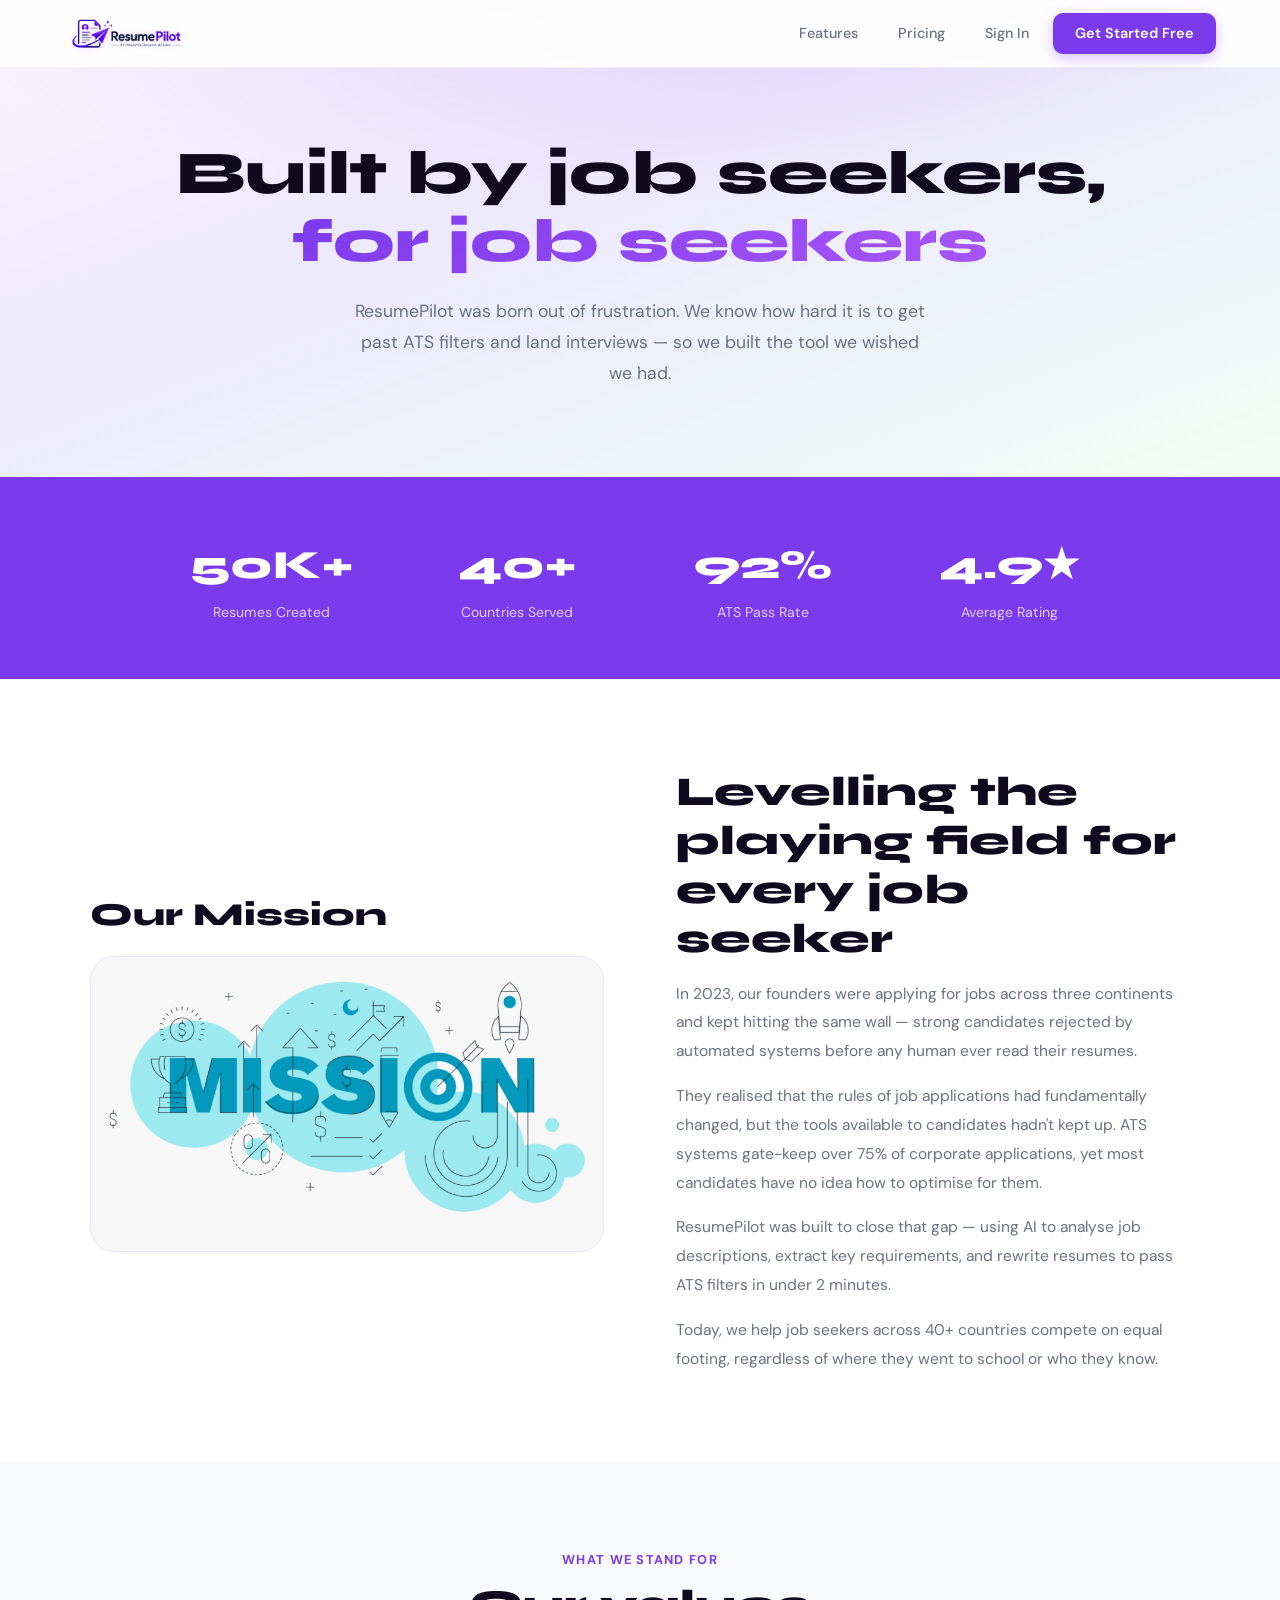
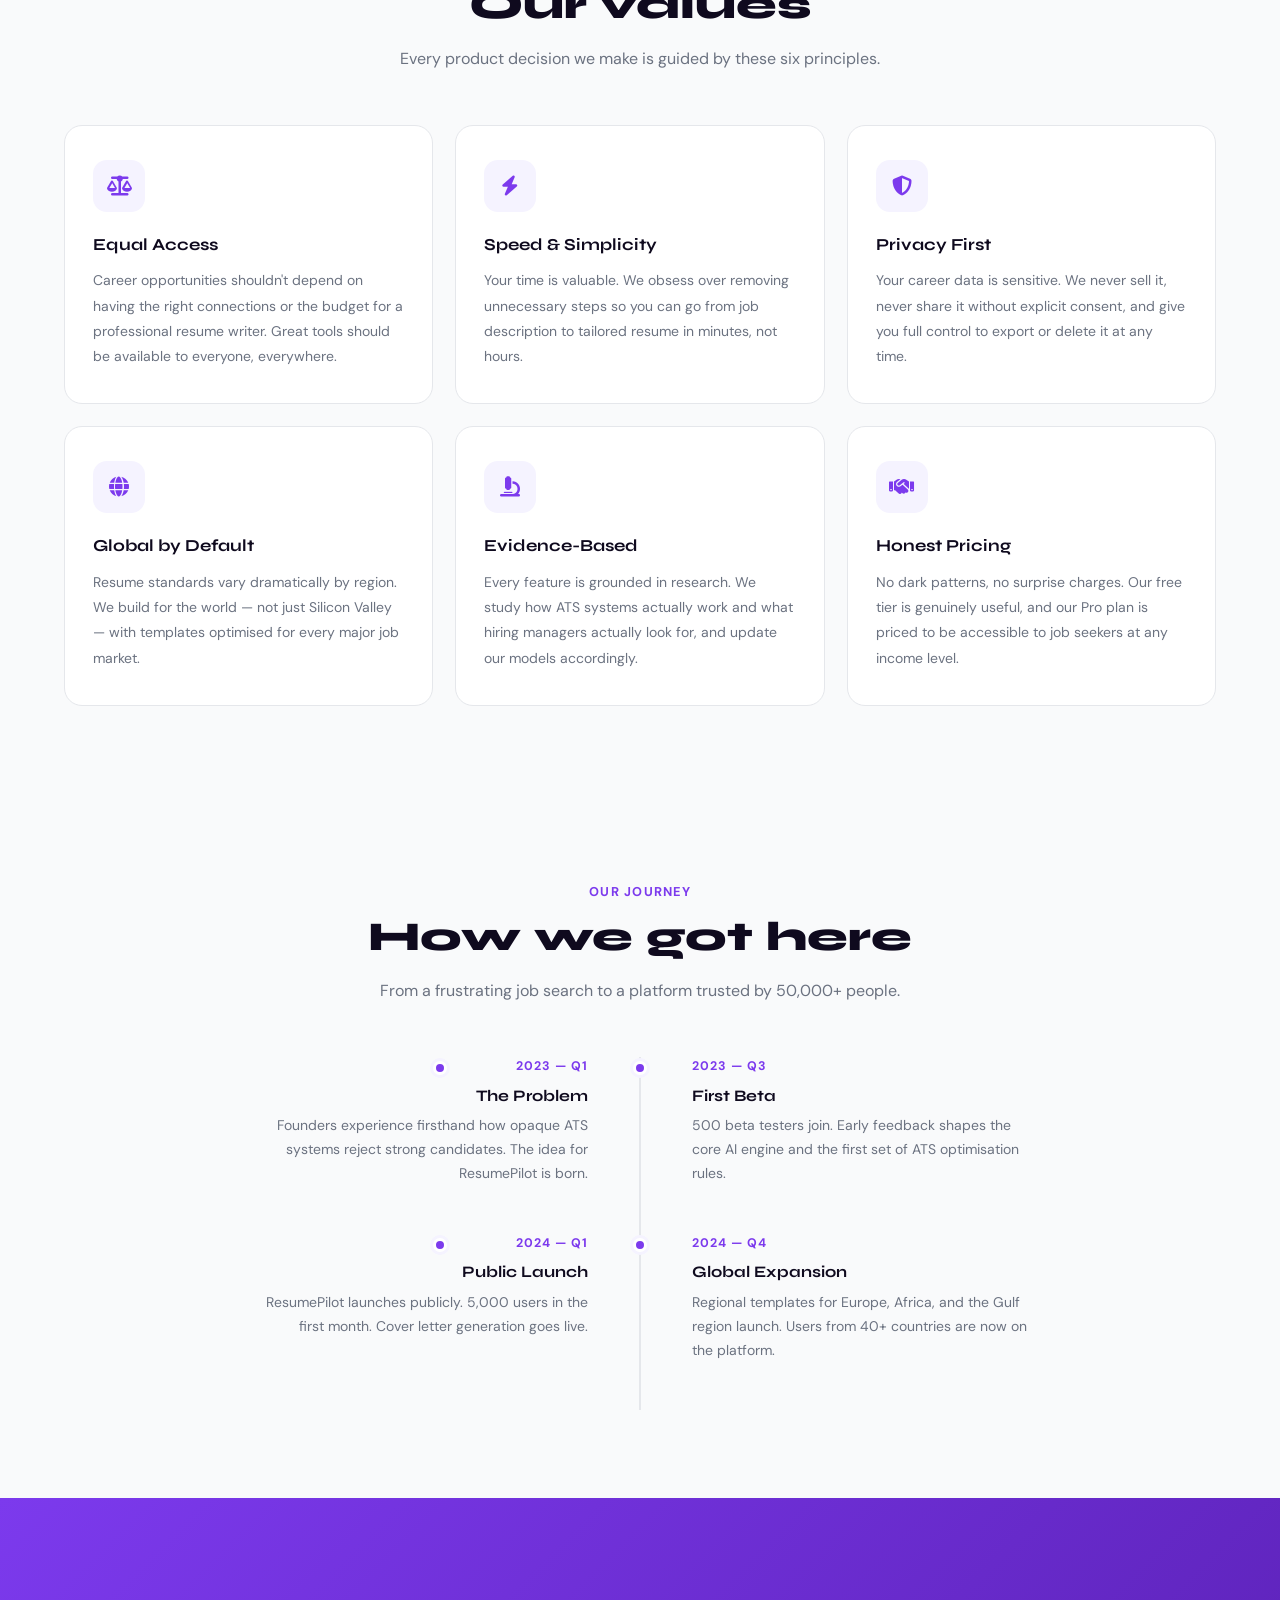
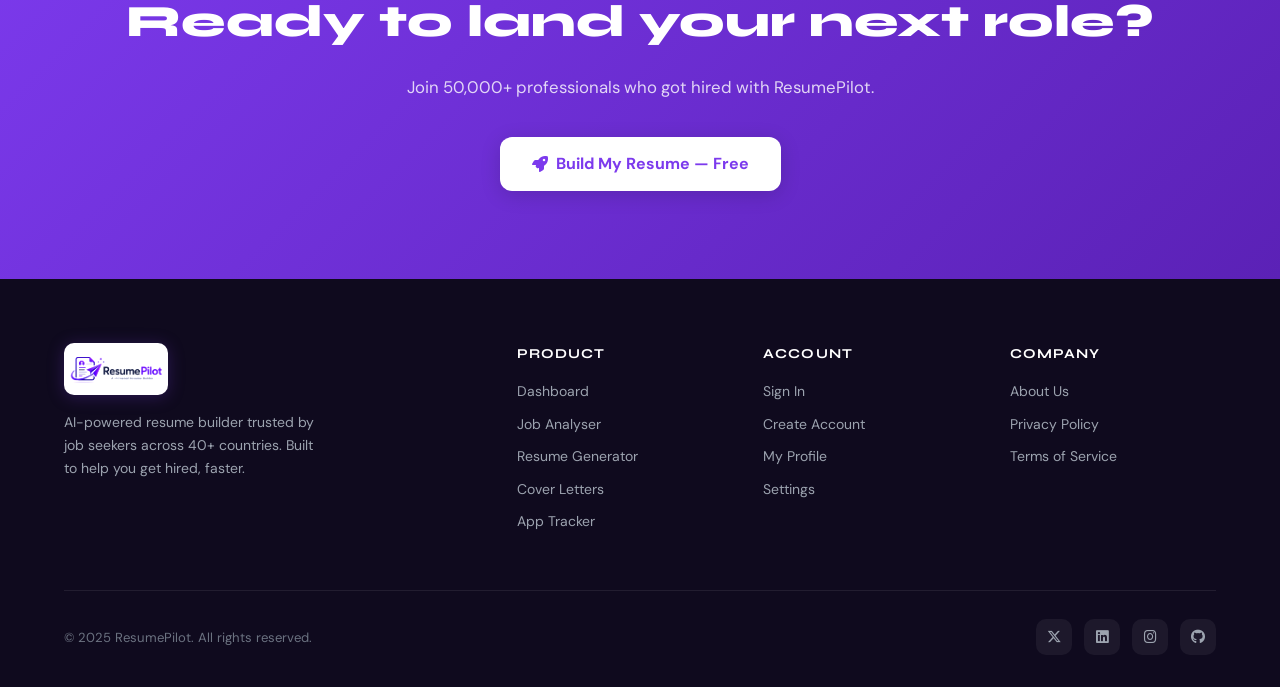
<file: about.html>
<!DOCTYPE html>
<html lang="en">
<head>
  <meta charset="UTF-8">
  <meta name="viewport" content="width=device-width, initial-scale=1.0">
  <title>About Us — ResumePilot</title>
  <link href="https://fonts.googleapis.com/css2?family=DM+Sans:wght@300;400;500;600;700&family=Syne:wght@400;600;700;800&display=swap" rel="stylesheet">
  <link rel="stylesheet" href="https://cdnjs.cloudflare.com/ajax/libs/font-awesome/6.5.0/css/all.min.css">
  <style>
    :root{--primary:#7C3AED;--primary-dark:#5B21B6;--primary-light:#F5F3FF;--success:#22C55E;--text:#111827;--text-muted:#6B7280;--bg:#F9FAFB;--border:#E5E7EB;}
    *,*::before,*::after{box-sizing:border-box;margin:0;padding:0;}
    html{scroll-behavior:smooth;}
    body{font-family:'DM Sans',sans-serif;color:var(--text);background:#fff;line-height:1.6;}
    h1,h2,h3,h4{font-family:'Syne',sans-serif;}
    img{max-width:100%;}
    .nav{position:fixed;top:0;left:0;right:0;z-index:100;display:flex;align-items:center;justify-content:space-between;padding:0 5%;height:68px;background:rgba(255,255,255,0.92);backdrop-filter:blur(12px);border-bottom:1px solid rgba(229,231,235,0.6);}
    .nav-logo{display:flex;align-items:center;text-decoration:none;}
    .nav-logo-img{height:62px;width:auto;display:block;mix-blend-mode:multiply;filter:drop-shadow(0 1px 4px rgba(124,58,237,0.18));transition:filter .2s,transform .2s;}
    .nav-logo-img:hover{filter:drop-shadow(0 2px 8px rgba(124,58,237,0.32));transform:translateY(-1px);}
    .nav-links{display:flex;align-items:center;gap:8px;}
    .nav-link{padding:8px 16px;border-radius:8px;text-decoration:none;font-size:.9rem;font-weight:500;color:var(--text-muted);transition:all .2s;}
    .nav-link:hover,.nav-link.active{color:var(--primary);background:var(--primary-light);}
    .nav-cta{padding:9px 22px;border-radius:10px;background:var(--primary);color:#fff;text-decoration:none;font-weight:600;font-size:.9rem;transition:all .2s;box-shadow:0 4px 14px rgba(124,58,237,.3);}
    .nav-cta:hover{background:var(--primary-dark);transform:translateY(-1px);}
    .nav-mobile{display:none;background:none;border:none;font-size:1.25rem;color:var(--text);cursor:pointer;padding:8px;}

    .page-hero{padding:140px 5% 88px;background:linear-gradient(160deg,#faf5ff 0%,#ede9fe 40%,#f0fdf4 100%);text-align:center;position:relative;overflow:hidden;}
    .page-hero::before{content:'';position:absolute;inset:0;background:radial-gradient(ellipse 80% 60% at 50% 0%,rgba(124,58,237,.12) 0%,transparent 70%);}
    .page-label{position:relative;display:inline-flex;align-items:center;gap:7px;background:white;border:1px solid #e9d5ff;border-radius:30px;padding:6px 16px;font-size:.82rem;font-weight:600;color:var(--primary);margin-bottom:22px;box-shadow:0 2px 12px rgba(124,58,237,.1);}
    .page-hero h1{position:relative;font-size:clamp(2.4rem,5vw,3.8rem);font-weight:800;line-height:1.12;margin-bottom:20px;color:#0F0A1E;}
    .page-hero h1 span{background:linear-gradient(135deg,var(--primary),#a855f7);-webkit-background-clip:text;-webkit-text-fill-color:transparent;background-clip:text;}
    .page-hero p{position:relative;font-size:1.1rem;color:var(--text-muted);max-width:580px;margin:0 auto;line-height:1.75;}

    .stats-bar{background:var(--primary);padding:56px 5%;}
    .stats-grid{display:grid;grid-template-columns:repeat(4,1fr);gap:24px;max-width:960px;margin:0 auto;text-align:center;}
    .stat-num{font-family:'Syne',sans-serif;font-size:2.5rem;font-weight:800;color:white;}
    .stat-label{font-size:.88rem;color:rgba(255,255,255,.75);margin-top:4px;}

    .section{padding:88px 5%;}
    .section-label{font-size:.8rem;font-weight:700;letter-spacing:.1em;text-transform:uppercase;color:var(--primary);margin-bottom:10px;}
    .section-title{font-size:clamp(1.8rem,3.2vw,2.6rem);font-weight:800;color:#0F0A1E;margin-bottom:16px;line-height:1.2;}
    .section-sub{font-size:1rem;color:var(--text-muted);line-height:1.7;}
    .section-center{text-align:center;}
    .section-center .section-sub{max-width:520px;margin:0 auto;}

    .story-grid{display:grid;grid-template-columns:1fr 1fr;gap:72px;align-items:center;max-width:1100px;margin:0 auto;}
    .story-img-wrap{position:relative;}
    .story-img-box{border-radius:24px;overflow:hidden;border:1.5px solid rgba(124,58,237,.15);}
    .story-img-box img{width:100%;height:100%;object-fit:cover;display:block;}
    .story-img-heading{font-family:'Syne',sans-serif;font-size:clamp(1.6rem,2.5vw,2.2rem);font-weight:800;color:#0F0A1E;margin-bottom:16px;}
    .story-float{position:absolute;bottom:-20px;right:-20px;background:white;border:1.5px solid var(--border);border-radius:16px;padding:16px 20px;box-shadow:0 8px 32px rgba(0,0,0,.1);display:flex;align-items:center;gap:14px;}
    .story-float-icon{width:44px;height:44px;border-radius:12px;background:var(--primary-light);color:var(--primary);display:flex;align-items:center;justify-content:center;font-size:1.15rem;flex-shrink:0;}
    .story-float strong{display:block;font-weight:700;font-size:.95rem;color:#0F0A1E;}
    .story-float span{font-size:.78rem;color:var(--text-muted);}
    .story-content p{color:var(--text-muted);line-height:1.85;margin-bottom:16px;font-size:.975rem;}
    .story-content p:last-child{margin-bottom:0;}

    .values-section{background:var(--bg);}
    .values-grid{display:grid;grid-template-columns:repeat(3,1fr);gap:22px;margin-top:52px;}
    .value-card{background:white;border:1.5px solid var(--border);border-radius:18px;padding:34px 28px;transition:all .25s;}
    .value-card:hover{border-color:rgba(124,58,237,.3);box-shadow:0 8px 32px rgba(124,58,237,.1);transform:translateY(-3px);}
    .value-icon{width:52px;height:52px;border-radius:14px;background:var(--primary-light);color:var(--primary);display:flex;align-items:center;justify-content:center;font-size:1.25rem;margin-bottom:20px;}
    .value-card h3{font-size:1.05rem;font-weight:700;color:#0F0A1E;margin-bottom:10px;}
    .value-card p{font-size:.875rem;color:var(--text-muted);line-height:1.8;}

.timeline-grid{display:grid;grid-template-columns:1fr 1fr;gap:0;max-width:800px;margin:52px auto 0;position:relative;}
    .timeline-grid::before{content:'';position:absolute;left:50%;top:0;bottom:0;width:2px;background:var(--border);transform:translateX(-50%);}
    .timeline-item{padding:0 40px 48px;}
    .timeline-item:nth-child(odd){text-align:right;padding-right:52px;padding-left:0;}
    .timeline-item:nth-child(even){padding-left:52px;padding-right:0;}
    .timeline-dot{position:absolute;left:50%;transform:translateX(-50%);width:14px;height:14px;border-radius:50%;background:var(--primary);border:3px solid white;box-shadow:0 0 0 3px var(--primary-light);margin-top:4px;}
    .timeline-year{font-size:.78rem;font-weight:700;text-transform:uppercase;letter-spacing:.08em;color:var(--primary);margin-bottom:6px;}
    .timeline-item h3{font-size:1rem;font-weight:700;color:#0F0A1E;margin-bottom:6px;}
    .timeline-item p{font-size:.875rem;color:var(--text-muted);line-height:1.7;}

    .cta-wrap{background:linear-gradient(135deg,#7C3AED,#5B21B6);padding:88px 5%;text-align:center;}
    .cta-wrap h2{font-size:clamp(1.8rem,3.5vw,2.8rem);font-weight:800;color:white;margin-bottom:16px;}
    .cta-wrap p{color:rgba(255,255,255,.8);font-size:1.05rem;margin-bottom:36px;}
    .btn-white{display:inline-flex;align-items:center;gap:8px;padding:14px 32px;border-radius:12px;background:white;color:var(--primary);font-weight:700;font-size:1rem;text-decoration:none;transition:all .2s;box-shadow:0 4px 20px rgba(0,0,0,.15);}
    .btn-white:hover{transform:translateY(-2px);box-shadow:0 8px 32px rgba(0,0,0,.2);}

    footer{background:#0F0A1E;color:#C4B5FD;padding:64px 5% 32px;}
    .footer-grid{display:grid;grid-template-columns:2fr 1fr 1fr 1fr;gap:40px;margin-bottom:48px;}
    .footer-logo{margin-bottom:16px;}
    .footer-logo-img{height:52px;width:auto;display:block;border-radius:10px;filter:brightness(1.1) drop-shadow(0 2px 8px rgba(124,58,237,.25));transition:filter .2s;}
    .footer-logo-img:hover{filter:brightness(1.2) drop-shadow(0 4px 14px rgba(124,58,237,.4));}
    .footer-desc{font-size:.875rem;color:#9CA3AF;line-height:1.65;max-width:260px;}
    .footer-col h4{font-family:'Syne',sans-serif;font-weight:700;font-size:.85rem;color:white;text-transform:uppercase;letter-spacing:.08em;margin-bottom:16px;}
    .footer-col a{display:block;font-size:.875rem;color:#9CA3AF;text-decoration:none;margin-bottom:10px;transition:color .15s;}
    .footer-col a:hover{color:white;}
    .footer-bottom{border-top:1px solid rgba(255,255,255,.08);padding-top:28px;display:flex;justify-content:space-between;align-items:center;flex-wrap:wrap;gap:12px;}
    .footer-copy{font-size:.82rem;color:#6B7280;}
    .footer-socials{display:flex;gap:12px;}
    .footer-social{width:36px;height:36px;border-radius:10px;background:rgba(255,255,255,.06);display:flex;align-items:center;justify-content:center;color:#9CA3AF;text-decoration:none;font-size:.9rem;transition:all .2s;}
    .footer-social:hover{background:var(--primary);color:white;}

    @media(max-width:768px){
      .nav-links{display:none;}.nav-mobile{display:block;}
      .story-grid{grid-template-columns:1fr;gap:48px;}
      .story-float{right:0;}
      .values-grid{grid-template-columns:1fr 1fr;}
.stats-grid{grid-template-columns:1fr 1fr;}
      .footer-grid{grid-template-columns:1fr 1fr;}
      .timeline-grid{grid-template-columns:1fr;}
      .timeline-grid::before{display:none;}
      .timeline-item,.timeline-item:nth-child(odd){text-align:left;padding:0 0 36px 24px;}
    }
    @media(max-width:480px){
      .values-grid{grid-template-columns:1fr;}
      .footer-grid{grid-template-columns:1fr;}
    }
  </style>
</head>
<body>

<nav class="nav">
  <a href="index.html" class="nav-logo">
    <img src="images/resumepilot logo2.png" alt="ResumePilot" class="nav-logo-img">
  </a>
  <div class="nav-links">
    <a href="index.html#features" class="nav-link">Features</a>
    <a href="index.html#pricing" class="nav-link">Pricing</a>
    <a href="auth.html" class="nav-link">Sign In</a>
    <a href="auth.html" class="nav-cta">Get Started Free</a>
  </div>
  <button class="nav-mobile" onclick="document.querySelector('.nav-links').style.cssText='display:flex;flex-direction:column;position:fixed;top:68px;left:0;right:0;background:white;padding:20px;border-bottom:1px solid #e5e7eb;z-index:99;gap:4px;'"><i class="fas fa-bars"></i></button>
</nav>

<!-- HERO -->
<section class="page-hero">
<h1>Built by job seekers,<br><span>for job seekers</span></h1>
  <p>ResumePilot was born out of frustration. We know how hard it is to get past ATS filters and land interviews — so we built the tool we wished we had.</p>
</section>

<!-- STATS -->
<div class="stats-bar">
  <div class="stats-grid">
    <div><div class="stat-num">50K+</div><div class="stat-label">Resumes Created</div></div>
    <div><div class="stat-num">40+</div><div class="stat-label">Countries Served</div></div>
    <div><div class="stat-num">92%</div><div class="stat-label">ATS Pass Rate</div></div>
    <div><div class="stat-num">4.9★</div><div class="stat-label">Average Rating</div></div>
  </div>
</div>

<!-- STORY -->
<section class="section">
  <div class="story-grid">
    <div class="story-img-wrap">
      <h3 class="story-img-heading">Our Mission</h3>
      <div class="story-img-box"><img src="images/our mission.png" alt="Our Mission"></div>
    </div>
    <div class="story-content">
<h2 class="section-title">Levelling the playing field for every job seeker</h2>
      <p>In 2023, our founders were applying for jobs across three continents and kept hitting the same wall — strong candidates rejected by automated systems before any human ever read their resumes.</p>
      <p>They realised that the rules of job applications had fundamentally changed, but the tools available to candidates hadn't kept up. ATS systems gate-keep over 75% of corporate applications, yet most candidates have no idea how to optimise for them.</p>
      <p>ResumePilot was built to close that gap — using AI to analyse job descriptions, extract key requirements, and rewrite resumes to pass ATS filters in under 2 minutes.</p>
      <p>Today, we help job seekers across 40+ countries compete on equal footing, regardless of where they went to school or who they know.</p>
    </div>
  </div>
</section>

<!-- VALUES -->
<section class="section values-section">
  <div class="section-center">
    <div class="section-label">What We Stand For</div>
    <h2 class="section-title">Our values</h2>
    <p class="section-sub">Every product decision we make is guided by these six principles.</p>
  </div>
  <div class="values-grid">
    <div class="value-card">
      <div class="value-icon"><i class="fas fa-balance-scale"></i></div>
      <h3>Equal Access</h3>
      <p>Career opportunities shouldn't depend on having the right connections or the budget for a professional resume writer. Great tools should be available to everyone, everywhere.</p>
    </div>
    <div class="value-card">
      <div class="value-icon"><i class="fas fa-bolt"></i></div>
      <h3>Speed & Simplicity</h3>
      <p>Your time is valuable. We obsess over removing unnecessary steps so you can go from job description to tailored resume in minutes, not hours.</p>
    </div>
    <div class="value-card">
      <div class="value-icon"><i class="fas fa-shield-alt"></i></div>
      <h3>Privacy First</h3>
      <p>Your career data is sensitive. We never sell it, never share it without explicit consent, and give you full control to export or delete it at any time.</p>
    </div>
    <div class="value-card">
      <div class="value-icon"><i class="fas fa-globe"></i></div>
      <h3>Global by Default</h3>
      <p>Resume standards vary dramatically by region. We build for the world — not just Silicon Valley — with templates optimised for every major job market.</p>
    </div>
    <div class="value-card">
      <div class="value-icon"><i class="fas fa-microscope"></i></div>
      <h3>Evidence-Based</h3>
      <p>Every feature is grounded in research. We study how ATS systems actually work and what hiring managers actually look for, and update our models accordingly.</p>
    </div>
    <div class="value-card">
      <div class="value-icon"><i class="fas fa-handshake"></i></div>
      <h3>Honest Pricing</h3>
      <p>No dark patterns, no surprise charges. Our free tier is genuinely useful, and our Pro plan is priced to be accessible to job seekers at any income level.</p>
    </div>
  </div>
</section>

<!-- TIMELINE -->
<section class="section" style="background:var(--bg);">
  <div class="section-center">
    <div class="section-label">Our Journey</div>
    <h2 class="section-title">How we got here</h2>
    <p class="section-sub">From a frustrating job search to a platform trusted by 50,000+ people.</p>
  </div>
  <div class="timeline-grid" style="position:relative;">
    <div class="timeline-item" style="position:relative;">
      <div class="timeline-dot"></div>
      <div class="timeline-year">2023 — Q1</div>
      <h3>The Problem</h3>
      <p>Founders experience firsthand how opaque ATS systems reject strong candidates. The idea for ResumePilot is born.</p>
    </div>
    <div class="timeline-item">
      <div class="timeline-dot"></div>
      <div class="timeline-year">2023 — Q3</div>
      <h3>First Beta</h3>
      <p>500 beta testers join. Early feedback shapes the core AI engine and the first set of ATS optimisation rules.</p>
    </div>
    <div class="timeline-item" style="position:relative;">
      <div class="timeline-dot"></div>
      <div class="timeline-year">2024 — Q1</div>
      <h3>Public Launch</h3>
      <p>ResumePilot launches publicly. 5,000 users in the first month. Cover letter generation goes live.</p>
    </div>
    <div class="timeline-item">
      <div class="timeline-dot"></div>
      <div class="timeline-year">2024 — Q4</div>
      <h3>Global Expansion</h3>
      <p>Regional templates for Europe, Africa, and the Gulf region launch. Users from 40+ countries are now on the platform.</p>
    </div>
  </div>
</section>

<!-- CTA -->
<section class="cta-wrap">
  <h2>Ready to land your next role?</h2>
  <p>Join 50,000+ professionals who got hired with ResumePilot.</p>
  <a href="auth.html" class="btn-white"><i class="fas fa-rocket"></i> Build My Resume — Free</a>
</section>

<footer>
  <div class="footer-grid">
    <div>
      <div class="footer-logo"><img src="images/resumepilot logo1.png" alt="ResumePilot" class="footer-logo-img"></div>
      <p class="footer-desc">AI-powered resume builder trusted by job seekers across 40+ countries. Built to help you get hired, faster.</p>
    </div>
    <div class="footer-col">
      <h4>Product</h4>
      <a href="dashboard.html">Dashboard</a>
      <a href="analyzer.html">Job Analyser</a>
      <a href="generator.html">Resume Generator</a>
      <a href="cover-letter.html">Cover Letters</a>
      <a href="tracker.html">App Tracker</a>
    </div>
    <div class="footer-col">
      <h4>Account</h4>
      <a href="auth.html">Sign In</a>
      <a href="auth.html">Create Account</a>
      <a href="profile.html">My Profile</a>
      <a href="settings.html">Settings</a>
    </div>
    <div class="footer-col">
      <h4>Company</h4>
      <a href="about.html">About Us</a>
      <a href="privacy.html">Privacy Policy</a>
      <a href="terms.html">Terms of Service</a>
    </div>
  </div>
  <div class="footer-bottom">
    <div class="footer-copy">© 2025 ResumePilot. All rights reserved.</div>
    <div class="footer-socials">
      <a href="#" class="footer-social"><i class="fab fa-x-twitter"></i></a>
      <a href="#" class="footer-social"><i class="fab fa-linkedin"></i></a>
      <a href="#" class="footer-social"><i class="fab fa-instagram"></i></a>
      <a href="#" class="footer-social"><i class="fab fa-github"></i></a>
    </div>
  </div>
</footer>

</body>
</html>
</file>
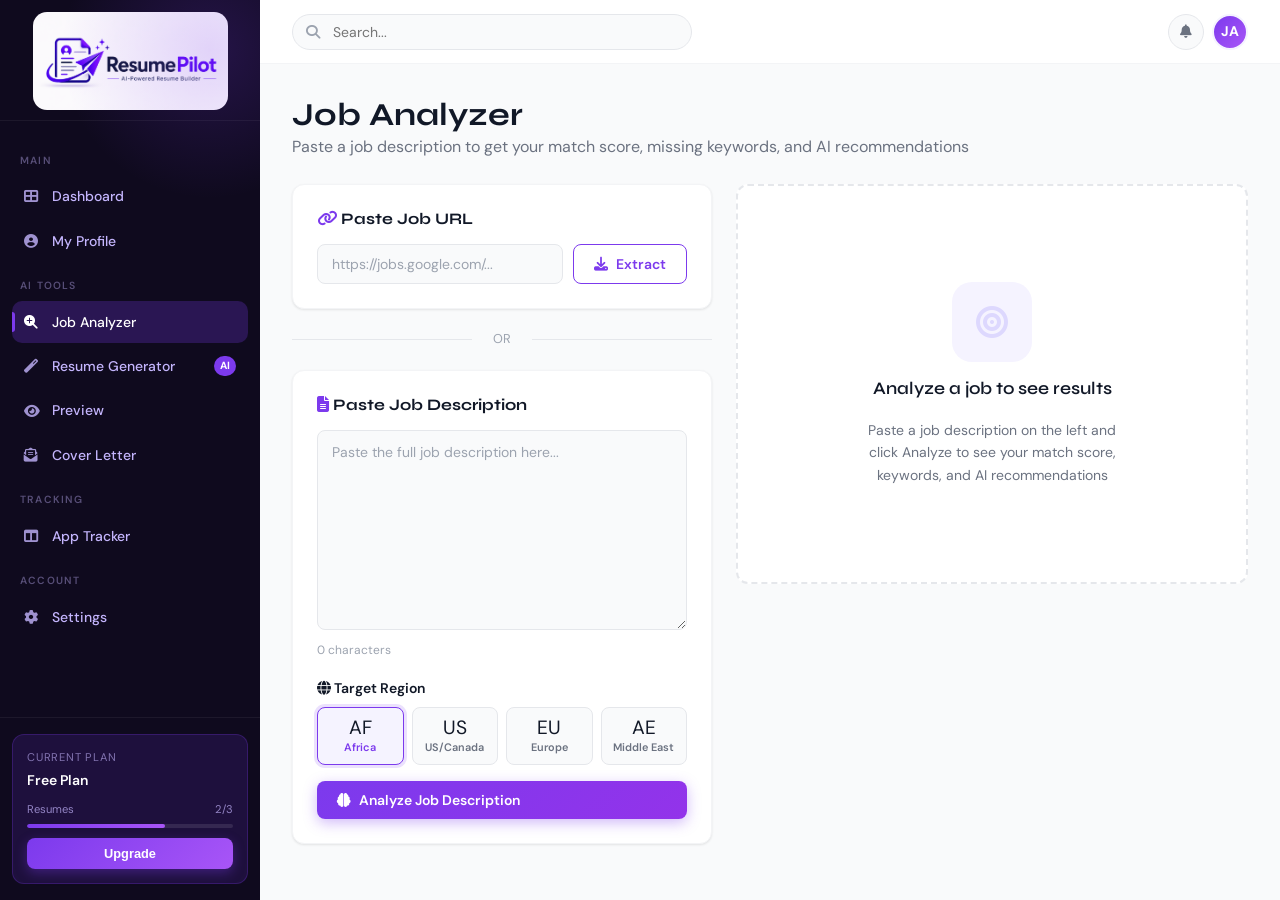
<file: analyzer.html>
<!DOCTYPE html>
<html lang="en">
<head>
  <meta charset="UTF-8">
  <meta name="viewport" content="width=device-width, initial-scale=1.0">
  <title>ResumePilot — Job Analyzer</title>
  <link href="https://fonts.googleapis.com/css2?family=DM+Sans:wght@300;400;500;600;700&family=Syne:wght@400;600;700;800&display=swap" rel="stylesheet">
  <link rel="stylesheet" href="https://cdnjs.cloudflare.com/ajax/libs/font-awesome/6.5.0/css/all.min.css">
  <link rel="stylesheet" href="style.css">
  <link rel="stylesheet" href="analyzer.css">
</head>
<body>

<aside class="sidebar" id="sidebar">
  <div class="sidebar-logo"><img src="images/resumepilot logo1.png" alt="ResumePilot" class="sidebar-logo-img"></div>
  <nav class="sidebar-nav">
    <div class="nav-section-label">Main</div>
    <a href="dashboard.html" class="nav-item"><i class="fas fa-th-large"></i><span>Dashboard</span></a>
    <a href="profile.html" class="nav-item"><i class="fas fa-user-circle"></i><span>My Profile</span></a>
    <div class="nav-section-label">AI Tools</div>
    <a href="analyzer.html" class="nav-item active"><i class="fas fa-search-plus"></i><span>Job Analyzer</span></a>
    <a href="generator.html" class="nav-item"><i class="fas fa-magic"></i><span>Resume Generator</span><span class="nav-badge">AI</span></a>
    <a href="preview.html" class="nav-item"><i class="fas fa-eye"></i><span>Preview</span></a>
    <a href="cover-letter.html" class="nav-item"><i class="fas fa-envelope-open-text"></i><span>Cover Letter</span></a>
    <div class="nav-section-label">Tracking</div>
    <a href="tracker.html" class="nav-item"><i class="fas fa-columns"></i><span>App Tracker</span></a>
    <div class="nav-section-label">Account</div>
    <a href="settings.html" class="nav-item"><i class="fas fa-cog"></i><span>Settings</span></a>
    <a href="admin.html" class="nav-item"><i class="fas fa-shield-alt"></i><span>Admin</span></a>
  </nav>
  <div class="sidebar-footer"><div class="plan-card"><div class="plan-label">Current Plan</div><div class="plan-name">Free Plan</div><div class="usage-bar-wrap"><div class="usage-bar-label"><span>Resumes</span><span>2/3</span></div><div class="usage-bar"><div class="usage-bar-fill" data-width="67" style="width:0%"></div></div></div><button class="btn-upgrade" onclick="window.location.href='settings.html'">Upgrade</button></div></div>
</aside>

<nav class="navbar" id="navbar">
  <button class="sidebar-toggle" id="sidebarToggle" onclick="App.toggleSidebar()"><i class="fas fa-bars"></i></button>
  <div class="navbar-search"><i class="fas fa-search search-icon"></i><input type="text" placeholder="Search..."></div>
  <div class="navbar-actions">
    <div class="dropdown"><button class="navbar-btn" data-dropdown><i class="fas fa-bell"></i></button></div>
    <div class="dropdown"><div class="user-avatar" data-dropdown>JA</div>
      <div class="dropdown-menu"><a href="profile.html" class="dropdown-item"><i class="fas fa-user"></i> My Profile</a><div class="dropdown-divider"></div><a class="dropdown-item danger" href="auth.html"><i class="fas fa-sign-out-alt"></i> Sign Out</a></div>
    </div>
  </div>
</nav>
<div id="sidebarOverlay" style="display:none;position:fixed;inset:0;background:rgba(0,0,0,0.5);z-index:99;"></div>

<div class="main-content">
  <div class="page-content">

    <div class="slide-up" style="margin-bottom:24px;">
      <h1>Job Analyzer</h1>
      <p>Paste a job description to get your match score, missing keywords, and AI recommendations</p>
    </div>

    <div class="analyzer-layout">

      <!-- INPUT PANEL -->
      <div class="analyzer-input slide-up stagger-1">
        <div class="card" style="margin-bottom:16px;">
          <h3 class="card-title" style="margin-bottom:16px;"><i class="fas fa-link" style="color:var(--primary)"></i> Paste Job URL</h3>
          <div style="display:flex;gap:10px;">
            <input type="url" class="form-input" id="jobUrl" placeholder="https://jobs.google.com/..." style="flex:1;">
            <button class="btn btn-outline" onclick="extractFromUrl()"><i class="fas fa-download"></i> Extract</button>
          </div>
        </div>

        <div class="divider-text">OR</div>

        <div class="card">
          <h3 class="card-title" style="margin-bottom:16px;"><i class="fas fa-file-alt" style="color:var(--primary)"></i> Paste Job Description</h3>
          <textarea class="form-textarea" id="jobDescription" placeholder="Paste the full job description here..." style="min-height:200px;"></textarea>
          <div style="font-size:0.75rem;color:var(--text-muted);margin-top:4px;" id="jdCount">0 characters</div>

          <div style="margin-top:16px;">
            <label class="form-label"><i class="fas fa-globe"></i> Target Region</label>
            <div class="region-grid">
              <div class="region-card active" data-region="Africa" onclick="selectRegion(this)">
                <div class="region-icon">AF</div>
                <div class="region-name">Africa</div>
              </div>
              <div class="region-card" data-region="US/Canada" onclick="selectRegion(this)">
                <div class="region-icon">US</div>
                <div class="region-name">US/Canada</div>
              </div>
              <div class="region-card" data-region="Europe" onclick="selectRegion(this)">
                <div class="region-icon">EU</div>
                <div class="region-name">Europe</div>
              </div>
              <div class="region-card" data-region="Middle East" onclick="selectRegion(this)">
                <div class="region-icon">AE</div>
                <div class="region-name">Middle East</div>
              </div>
            </div>
          </div>

          <button class="btn btn-primary" style="width:100%;margin-top:16px;" onclick="analyzeJob()" id="analyzeBtn">
            <i class="fas fa-brain"></i> Analyze Job Description
          </button>
        </div>
      </div>

      <!-- RESULTS PANEL -->
      <div class="analyzer-results" id="resultsPanel" style="display:none;">

        <!-- MATCH SCORE -->
        <div class="card result-card slide-up">
          <div class="score-hero">
            <div class="ats-ring" id="analyzerRing">
              <svg viewBox="0 0 120 120" width="120" height="120">
                <circle class="ats-ring-bg" cx="60" cy="60" r="52"/>
                <circle class="ats-ring-fill" cx="60" cy="60" r="52"/>
              </svg>
              <div class="ats-score-text">
                <div class="ats-score-num" id="matchScoreNum">0</div>
                <div class="ats-score-label">Match</div>
              </div>
            </div>
            <div class="score-info">
              <h3 id="scoreLabel">Calculating...</h3>
              <p id="scoreDesc"></p>
              <div style="margin-top:12px;" id="scoreMeter"></div>
            </div>
          </div>
        </div>

        <!-- KEYWORDS -->
        <div class="card result-card slide-up stagger-1">
          <div class="card-header">
            <h3 class="card-title">Keyword Analysis</h3>
          </div>
          <div style="margin-bottom:16px;">
            <div style="font-size:0.8rem;font-weight:700;color:var(--success);margin-bottom:8px;"><i class="fas fa-check-circle"></i> Matched Keywords</div>
            <div id="matchedKeywords" class="keywords-wrap"></div>
          </div>
          <div>
            <div style="font-size:0.8rem;font-weight:700;color:var(--danger);margin-bottom:8px;"><i class="fas fa-times-circle"></i> Missing Keywords</div>
            <div id="missingKeywords" class="keywords-wrap"></div>
          </div>
        </div>

        <!-- SKILLS GAP -->
        <div class="card result-card slide-up stagger-2">
          <h3 class="card-title" style="margin-bottom:16px;">Skills Gap Analysis</h3>
          <div id="skillsGap"></div>
        </div>

        <!-- AI RECOMMENDATIONS -->
        <div class="card result-card slide-up stagger-3">
          <h3 class="card-title" style="margin-bottom:16px;">AI Recommendations</h3>
          <div id="recommendations"></div>
        </div>

        <!-- CTA -->
        <div class="card result-card" style="background:linear-gradient(135deg,#7C3AED,#9333EA);border:none;">
          <div style="color:white;text-align:center;">
            <h3 style="font-size:1rem;margin-bottom:8px;color:white;">Ready to generate a tailored resume?</h3>
            <p style="color:rgba(255,255,255,0.8);font-size:0.875rem;margin-bottom:16px;">Use this analysis to create an ATS-optimized resume</p>
            <button class="btn" style="background:white;color:var(--primary);font-weight:700;width:100%;" onclick="goToGenerator()">
              <i class="fas fa-magic"></i> Generate Tailored Resume
            </button>
          </div>
        </div>

      </div>

      <!-- EMPTY RESULTS STATE -->
      <div class="analyzer-empty" id="emptyResults">
        <div class="empty-state">
          <div class="empty-state-icon" style="width:80px;height:80px;"><i class="fas fa-bullseye" style="font-size:2rem;color:#DDD8FE;"></i></div>
          <h3>Analyze a job to see results</h3>
          <p>Paste a job description on the left and click Analyze to see your match score, keywords, and AI recommendations</p>
        </div>
      </div>

    </div>

  </div>
</div>

<nav class="bottom-nav">
  <a href="dashboard.html" class="bottom-nav-item"><i class="fas fa-home"></i><span>Home</span></a>
  <a href="analyzer.html" class="bottom-nav-item active"><i class="fas fa-search"></i><span>Analyze</span></a>
  <a href="generator.html" class="bottom-nav-item"><i class="fas fa-magic"></i><span>Generate</span></a>
  <a href="tracker.html" class="bottom-nav-item"><i class="fas fa-columns"></i><span>Tracker</span></a>
  <a href="profile.html" class="bottom-nav-item"><i class="fas fa-user"></i><span>Profile</span></a>
</nav>

<div id="toastContainer" class="toast-container"></div>

<script src="app.js"></script>
<script src="analyzer.js"></script>
</body>
</html>
</file>
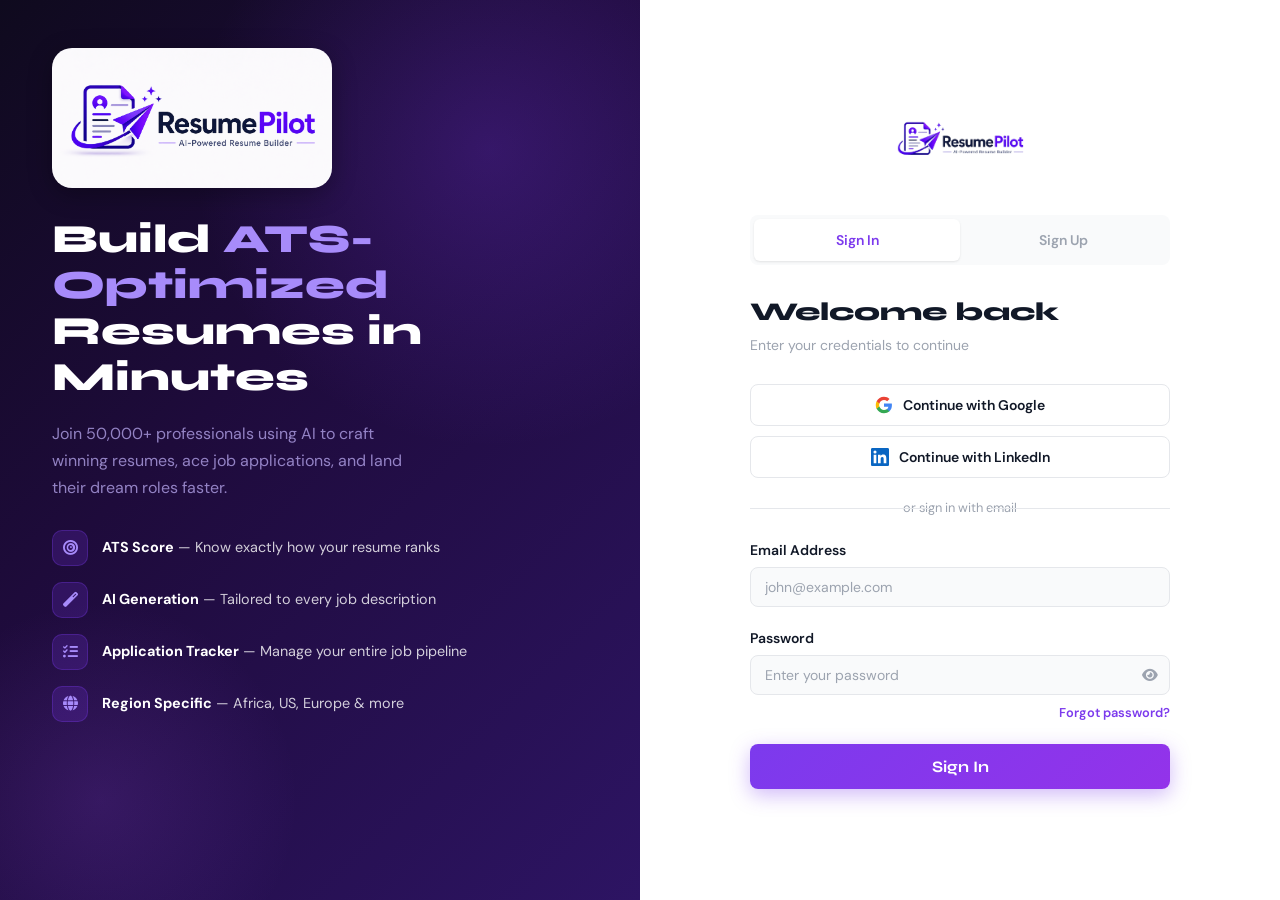
<file: auth.html>
<!DOCTYPE html>
<html lang="en">
<head>
  <meta charset="UTF-8">
  <meta name="viewport" content="width=device-width, initial-scale=1.0">
  <title>ResumePilot — Sign In</title>
  <link rel="preconnect" href="https://fonts.googleapis.com">
  <link href="https://fonts.googleapis.com/css2?family=DM+Sans:wght@300;400;500;600;700&family=Syne:wght@400;600;700;800&display=swap" rel="stylesheet">
  <link rel="stylesheet" href="https://cdnjs.cloudflare.com/ajax/libs/font-awesome/6.5.0/css/all.min.css">
  <link rel="stylesheet" href="style.css">
  <style>
    body { background: #F9FAFB; overflow-x: hidden; }

    .auth-wrap {
      display: grid;
      grid-template-columns: 1fr 1fr;
      min-height: 100vh;
    }

    /* LEFT PANEL */
    .auth-left {
      background: linear-gradient(135deg, #0F0A1E 0%, #1E0B3B 40%, #2D1463 100%);
      position: relative;
      overflow: hidden;
      display: flex;
      flex-direction: column;
      justify-content: flex-start;
      padding: 48px 52px;
    }

    .auth-left::before {
      content: '';
      position: absolute;
      width: 600px; height: 600px;
      border-radius: 50%;
      background: radial-gradient(circle, rgba(124,58,237,0.25) 0%, transparent 70%);
      top: -150px; right: -150px;
    }

    .auth-left::after {
      content: '';
      position: absolute;
      width: 400px; height: 400px;
      border-radius: 50%;
      background: radial-gradient(circle, rgba(168,85,247,0.15) 0%, transparent 70%);
      bottom: -100px; left: -100px;
    }

    .auth-logo {
      margin-bottom: 28px;
      position: relative; z-index: 1;
    }

    .auth-logo-img {
      display: block;
      width: 280px;
      max-width: 100%;
      height: auto;
      border-radius: 20px;
      box-shadow: 0 6px 24px rgba(0, 0, 0, 0.3);
    }

    .auth-headline {
      font-family: 'Syne', sans-serif;
      font-size: 2.5rem;
      font-weight: 800;
      color: white;
      line-height: 1.15;
      margin-bottom: 20px;
      position: relative; z-index: 1;
    }

    .auth-headline span { color: #A78BFA; }

    .auth-desc {
      color: rgba(196,181,253,0.7);
      font-size: 1rem;
      line-height: 1.7;
      max-width: 380px;
      position: relative; z-index: 1;
      margin-bottom: 28px;
    }

    .auth-features {
      display: flex;
      flex-direction: column;
      gap: 16px;
      position: relative; z-index: 1;
    }

    .auth-feature {
      display: flex; align-items: center; gap: 14px;
    }

    .feature-icon {
      width: 36px; height: 36px;
      border-radius: 10px;
      background: rgba(124,58,237,0.2);
      border: 1px solid rgba(124,58,237,0.3);
      display: flex; align-items: center; justify-content: center;
      font-size: 15px;
      color: #A78BFA;
      flex-shrink: 0;
    }

    .feature-text {
      color: rgba(255,255,255,0.8);
      font-size: 0.9rem;
    }

    .feature-text strong { color: white; }

    /* Floating cards decoration */
    .deco-cards {
      position: absolute;
      bottom: 60px; right: -20px;
      display: flex; flex-direction: column; gap: 10px;
      z-index: 1;
      opacity: 0.6;
    }

    .deco-card {
      background: rgba(255,255,255,0.05);
      border: 1px solid rgba(255,255,255,0.1);
      border-radius: 12px;
      padding: 10px 14px;
      backdrop-filter: blur(10px);
      font-size: 0.75rem;
      color: white;
      display: flex; align-items: center; gap: 8px;
    }

    .deco-card:nth-child(2) { margin-left: 20px; }

    /* RIGHT PANEL */
    .auth-right {
      display: flex;
      align-items: center;
      justify-content: center;
      padding: 40px;
      background: white;
    }

    .auth-form-wrap {
      width: 100%;
      max-width: 420px;
    }

    .auth-tabs {
      display: flex;
      gap: 0;
      background: var(--bg);
      border-radius: var(--radius-sm);
      padding: 4px;
      margin-bottom: 32px;
    }

    .auth-tab {
      flex: 1;
      padding: 10px;
      text-align: center;
      font-size: 0.875rem;
      font-weight: 600;
      border-radius: 6px;
      cursor: pointer;
      transition: var(--transition);
      color: var(--text-muted);
    }

    .auth-tab.active {
      background: white;
      color: var(--primary);
      box-shadow: var(--shadow-sm);
    }

    .auth-form-title {
      font-family: 'Syne', sans-serif;
      font-size: 1.6rem;
      font-weight: 800;
      color: var(--text-primary);
      margin-bottom: 6px;
    }

    .auth-form-sub {
      color: var(--text-muted);
      font-size: 0.875rem;
      margin-bottom: 28px;
    }

    .social-btn {
      width: 100%;
      padding: 11px;
      border: 1.5px solid var(--border);
      border-radius: var(--radius-sm);
      background: white;
      display: flex; align-items: center; justify-content: center; gap: 10px;
      font-size: 0.875rem;
      font-weight: 600;
      font-family: 'DM Sans', sans-serif;
      cursor: pointer;
      transition: var(--transition);
      color: var(--text-primary);
    }

    .social-btn:hover { background: var(--bg); border-color: var(--text-muted); }
    .social-btn img { width: 18px; height: 18px; }

    .social-btns { display: flex; flex-direction: column; gap: 10px; margin-bottom: 20px; }

    .forgot-link {
      text-align: right;
      font-size: 0.8rem;
      color: var(--primary);
      cursor: pointer;
      font-weight: 600;
      margin-top: -12px;
      margin-bottom: 20px;
    }

    .password-wrap { position: relative; }
    .password-toggle {
      position: absolute; right: 12px; top: 50%;
      transform: translateY(-50%);
      background: none; border: none; cursor: pointer;
      color: var(--text-muted); font-size: 14px;
    }

    .terms-text {
      font-size: 0.75rem;
      color: var(--text-muted);
      text-align: center;
      margin-top: 16px;
    }

    .terms-text a { color: var(--primary); font-weight: 600; }

    .btn-auth {
      width: 100%;
      padding: 13px;
      background: linear-gradient(135deg, #7C3AED, #9333EA);
      color: white;
      border: none;
      border-radius: var(--radius-sm);
      font-size: 1rem;
      font-weight: 700;
      font-family: 'Syne', sans-serif;
      cursor: pointer;
      transition: var(--transition-bounce);
      box-shadow: 0 6px 20px rgba(124,58,237,0.35);
      margin-bottom: 8px;
      position: relative;
      overflow: hidden;
    }

    .btn-auth:hover { transform: translateY(-1px); box-shadow: 0 8px 28px rgba(124,58,237,0.45); }
    .btn-auth:active { transform: translateY(0); }

    .btn-auth .btn-loading {
      display: none;
      position: absolute; inset: 0;
      background: inherit;
      align-items: center; justify-content: center; gap: 8px;
    }

    .btn-auth.loading .btn-loading { display: flex; }
    .btn-auth.loading .btn-text { opacity: 0; }

    .auth-spinner {
      width: 18px; height: 18px;
      border: 2px solid rgba(255,255,255,0.3);
      border-top-color: white;
      border-radius: 50%;
      animation: spin 0.7s linear infinite;
    }

    /* FORM PANELS */
    .form-panel { display: none; }
    .form-panel.active { display: block; animation: fadeIn 0.3s ease; }

    @media (max-width: 768px) {
      .auth-wrap { grid-template-columns: 1fr; }
      .auth-left { display: none; }
      .auth-right { padding: 32px 24px; min-height: 100vh; }
    }
  </style>
</head>
<body>
<div class="auth-wrap">

  <!-- LEFT PANEL -->
  <div class="auth-left">
    <div class="auth-logo">
      <img src="images/resumepilot logo1.png" alt="ResumePilot" class="auth-logo-img">
    </div>

    <h1 class="auth-headline">Build <span>ATS-Optimized</span> Resumes in Minutes</h1>
    <p class="auth-desc">Join 50,000+ professionals using AI to craft winning resumes, ace job applications, and land their dream roles faster.</p>

        <div class="auth-features">
      <div class="auth-feature">
        <div class="feature-icon"><i class="fas fa-bullseye"></i></div>
        <div class="feature-text"><strong>ATS Score</strong> &mdash; Know exactly how your resume ranks</div>
      </div>
      <div class="auth-feature">
        <div class="feature-icon"><i class="fas fa-magic"></i></div>
        <div class="feature-text"><strong>AI Generation</strong> &mdash; Tailored to every job description</div>
      </div>
      <div class="auth-feature">
        <div class="feature-icon"><i class="fas fa-tasks"></i></div>
        <div class="feature-text"><strong>Application Tracker</strong> &mdash; Manage your entire job pipeline</div>
      </div>
      <div class="auth-feature">
        <div class="feature-icon"><i class="fas fa-globe"></i></div>
        <div class="feature-text"><strong>Region Specific</strong> &mdash; Africa, US, Europe &amp; more</div>
      </div>
    </div>

  </div>

  <!-- RIGHT PANEL -->
  <div class="auth-right">
    <div class="auth-form-wrap">

      <div style="text-align:center;margin-bottom:32px;">
        <img src="images/resumepilot logo2.png" alt="ResumePilot" style="height:72px;width:auto;mix-blend-mode:multiply;display:inline-block;">
      </div>

      <!-- TABS -->
      <div class="auth-tabs">
        <div class="auth-tab active" onclick="switchTab('signin')">Sign In</div>
        <div class="auth-tab" onclick="switchTab('signup')">Sign Up</div>
      </div>

      <!-- SIGN IN -->
      <div class="form-panel active" id="signinPanel">
        <h2 class="auth-form-title">Welcome back</h2>
        <p class="auth-form-sub">Enter your credentials to continue</p>

        <div class="social-btns">
          <button class="social-btn" onclick="socialLogin('google')">
            <svg width="18" height="18" viewBox="0 0 24 24"><path d="M22.56 12.25c0-.78-.07-1.53-.2-2.25H12v4.26h5.92c-.26 1.37-1.04 2.53-2.21 3.31v2.77h3.57c2.08-1.92 3.28-4.74 3.28-8.09z" fill="#4285F4"/><path d="M12 23c2.97 0 5.46-.98 7.28-2.66l-3.57-2.77c-.98.66-2.23 1.06-3.71 1.06-2.86 0-5.29-1.93-6.16-4.53H2.18v2.84C3.99 20.53 7.7 23 12 23z" fill="#34A853"/><path d="M5.84 14.09c-.22-.66-.35-1.36-.35-2.09s.13-1.43.35-2.09V7.07H2.18C1.43 8.55 1 10.22 1 12s.43 3.45 1.18 4.93l2.85-2.22.81-.62z" fill="#FBBC05"/><path d="M12 5.38c1.62 0 3.06.56 4.21 1.64l3.15-3.15C17.45 2.09 14.97 1 12 1 7.7 1 3.99 3.47 2.18 7.07l3.66 2.84c.87-2.6 3.3-4.53 6.16-4.53z" fill="#EA4335"/></svg>
            Continue with Google
          </button>
          <button class="social-btn" onclick="socialLogin('linkedin')">
            <svg width="18" height="18" viewBox="0 0 24 24" fill="#0A66C2"><path d="M20.447 20.452h-3.554v-5.569c0-1.328-.027-3.037-1.852-3.037-1.853 0-2.136 1.445-2.136 2.939v5.667H9.351V9h3.414v1.561h.046c.477-.9 1.637-1.85 3.37-1.85 3.601 0 4.267 2.37 4.267 5.455v6.286zM5.337 7.433a2.062 2.062 0 01-2.063-2.065 2.064 2.064 0 112.063 2.065zm1.782 13.019H3.555V9h3.564v11.452zM22.225 0H1.771C.792 0 0 .774 0 1.729v20.542C0 23.227.792 24 1.771 24h20.451C23.2 24 24 23.227 24 22.271V1.729C24 .774 23.2 0 22.222 0h.003z"/></svg>
            Continue with LinkedIn
          </button>
        </div>

        <div class="divider-text">or sign in with email</div>

        <form id="signinForm" onsubmit="handleSignin(event)">
          <div class="form-group">
            <label class="form-label">Email Address</label>
            <input type="email" class="form-input" id="signinEmail" placeholder="john@example.com" required>
          </div>
          <div class="form-group">
            <label class="form-label">Password</label>
            <div class="password-wrap">
              <input type="password" class="form-input" id="signinPassword" placeholder="Enter your password" required>
              <button type="button" class="password-toggle" onclick="togglePassword('signinPassword', this)">
                <i class="fas fa-eye"></i>
              </button>
            </div>
          </div>
          <div class="forgot-link" onclick="showForgotPassword()">Forgot password?</div>
          <button type="submit" class="btn-auth" id="signinBtn">
            <span class="btn-text">Sign In</span>
            <div class="btn-loading"><div class="auth-spinner"></div> Signing in...</div>
          </button>
        </form>
      </div>

      <!-- SIGN UP -->
      <div class="form-panel" id="signupPanel">
        <h2 class="auth-form-title">Create your account</h2>
        <p class="auth-form-sub">Start building winning resumes today — free</p>

        <div class="social-btns">
          <button class="social-btn" onclick="socialLogin('google')">
            <svg width="18" height="18" viewBox="0 0 24 24"><path d="M22.56 12.25c0-.78-.07-1.53-.2-2.25H12v4.26h5.92c-.26 1.37-1.04 2.53-2.21 3.31v2.77h3.57c2.08-1.92 3.28-4.74 3.28-8.09z" fill="#4285F4"/><path d="M12 23c2.97 0 5.46-.98 7.28-2.66l-3.57-2.77c-.98.66-2.23 1.06-3.71 1.06-2.86 0-5.29-1.93-6.16-4.53H2.18v2.84C3.99 20.53 7.7 23 12 23z" fill="#34A853"/><path d="M5.84 14.09c-.22-.66-.35-1.36-.35-2.09s.13-1.43.35-2.09V7.07H2.18C1.43 8.55 1 10.22 1 12s.43 3.45 1.18 4.93l2.85-2.22.81-.62z" fill="#FBBC05"/><path d="M12 5.38c1.62 0 3.06.56 4.21 1.64l3.15-3.15C17.45 2.09 14.97 1 12 1 7.7 1 3.99 3.47 2.18 7.07l3.66 2.84c.87-2.6 3.3-4.53 6.16-4.53z" fill="#EA4335"/></svg>
            Sign up with Google
          </button>
        </div>

        <div class="divider-text">or sign up with email</div>

        <form id="signupForm" onsubmit="handleSignup(event)">
          <div class="form-group">
            <label class="form-label">Full Name</label>
            <input type="text" class="form-input" id="signupName" placeholder="John Adebayo" required>
          </div>
          <div style="display:grid;grid-template-columns:1fr 1fr;gap:12px;">
            <div class="form-group">
              <label class="form-label">Email</label>
              <input type="email" class="form-input" id="signupEmail" placeholder="john@example.com" required>
            </div>
            <div class="form-group">
              <label class="form-label">Phone</label>
              <input type="tel" class="form-input" id="signupPhone" placeholder="+234 812...">
            </div>
          </div>
          <div class="form-group">
            <label class="form-label">Password</label>
            <div class="password-wrap">
              <input type="password" class="form-input" id="signupPassword" placeholder="Min 8 characters" required>
              <button type="button" class="password-toggle" onclick="togglePassword('signupPassword', this)"><i class="fas fa-eye"></i></button>
            </div>
            <div class="form-hint" id="passwordStrength"></div>
          </div>
          <div class="form-group">
            <label class="form-label">Confirm Password</label>
            <div class="password-wrap">
              <input type="password" class="form-input" id="signupConfirm" placeholder="Repeat password" required>
              <button type="button" class="password-toggle" onclick="togglePassword('signupConfirm', this)"><i class="fas fa-eye"></i></button>
            </div>
          </div>
          <button type="submit" class="btn-auth" id="signupBtn">
            <span class="btn-text">Create Account — It's Free</span>
            <div class="btn-loading"><div class="auth-spinner"></div> Creating account...</div>
          </button>
        </form>
        <p class="terms-text">By creating an account, you agree to our <a href="#">Terms of Service</a> and <a href="#">Privacy Policy</a></p>
      </div>

    </div>
  </div>

</div>

<!-- FORGOT PASSWORD MODAL -->
<div class="modal-overlay" id="forgotModal">
  <div class="modal" style="max-width:400px;">
    <div class="modal-header">
      <div>
        <h3 class="modal-title">Reset Password</h3>
        <p style="font-size:0.875rem;margin-top:4px;">Enter your email to receive a reset link</p>
      </div>
      <button class="modal-close" data-modal-close="forgotModal">✕</button>
    </div>
    <div class="form-group">
      <label class="form-label">Email Address</label>
      <input type="email" class="form-input" id="forgotEmail" placeholder="john@example.com">
    </div>
    <button class="btn btn-primary" style="width:100%" onclick="sendResetLink()">Send Reset Link</button>
  </div>
</div>

<div id="toastContainer" class="toast-container"></div>

<script src="app.js"></script>
<script src="api.js"></script>
<script>
  function switchTab(tab) {
    document.querySelectorAll('.auth-tab').forEach((t, i) => {
      t.classList.toggle('active', (tab === 'signin' && i === 0) || (tab === 'signup' && i === 1));
    });
    document.getElementById('signinPanel').classList.toggle('active', tab === 'signin');
    document.getElementById('signupPanel').classList.toggle('active', tab === 'signup');
  }

  function togglePassword(id, btn) {
    const input = document.getElementById(id);
    const isText = input.type === 'text';
    input.type = isText ? 'password' : 'text';
    btn.innerHTML = `<i class="fas fa-eye${isText ? '' : '-slash'}"></i>`;
  }

  function showForgotPassword() { App.openModal('forgotModal'); }

  async function handleSignin(e) {
    e.preventDefault();
    const btn = document.getElementById('signinBtn');
    btn.classList.add('loading');
    try {
      const result = await API.login(
        document.getElementById('signinEmail').value,
        document.getElementById('signinPassword').value
      );
      localStorage.setItem('rp_token', result.token);
      localStorage.setItem('rp_user', JSON.stringify(result.user));
      App.toast('Welcome back! Redirecting...', 'success');
      setTimeout(() => window.location.href = 'dashboard.html', 1000);
    } catch {
      App.toast('Invalid credentials. Try again.', 'error');
    } finally {
      btn.classList.remove('loading');
    }
  }

  async function handleSignup(e) {
    e.preventDefault();
    const pwd = document.getElementById('signupPassword').value;
    const confirm = document.getElementById('signupConfirm').value;
    if (pwd !== confirm) { App.toast('Passwords do not match', 'error'); return; }
    if (pwd.length < 8) { App.toast('Password must be at least 8 characters', 'warning'); return; }

    const btn = document.getElementById('signupBtn');
    btn.classList.add('loading');
    try {
      const result = await API.register({
        name: document.getElementById('signupName').value,
        email: document.getElementById('signupEmail').value,
        phone: document.getElementById('signupPhone').value,
        password: pwd
      });
      localStorage.setItem('rp_token', result.token);
      localStorage.setItem('rp_user', JSON.stringify(result.user));
      App.toast('Account created! Welcome to ResumePilot', 'success');
      setTimeout(() => window.location.href = 'dashboard.html', 1200);
    } catch {
      App.toast('Registration failed. Please try again.', 'error');
    } finally {
      btn.classList.remove('loading');
    }
  }

  function socialLogin(provider) {
    App.toast(`Connecting to ${provider === 'google' ? 'Google' : 'LinkedIn'}...`, 'info');
    // Social login users are always regular users until a real OAuth backend is wired up.
    localStorage.setItem('rp_user', JSON.stringify({ role: 'user', name: provider }));
    setTimeout(() => window.location.href = 'dashboard.html', 1200);
  }

  function sendResetLink() {
    const email = document.getElementById('forgotEmail').value;
    if (!email) { App.toast('Please enter your email', 'warning'); return; }
    App.toast(`Reset link sent to ${email}`, 'success');
    App.closeModal('forgotModal');
  }

  // Password strength
  document.addEventListener('DOMContentLoaded', () => {
    document.getElementById('signupPassword')?.addEventListener('input', function() {
      const v = this.value;
      const el = document.getElementById('passwordStrength');
      if (!v) { el.textContent = ''; return; }
      const strength = [/[A-Z]/, /[0-9]/, /[^A-Za-z0-9]/, /.{8,}/].filter(r => r.test(v)).length;
      const labels = ['', 'Weak', 'Fair', 'Good', 'Strong'];
      const colors = ['', '#EF4444', '#F59E0B', '#3B82F6', '#22C55E'];
      el.textContent = 'Strength: ' + (labels[strength] || 'Weak');
      el.style.color = colors[strength] || '#EF4444';
    });
  });
</script>
</body>
</html>
</file>
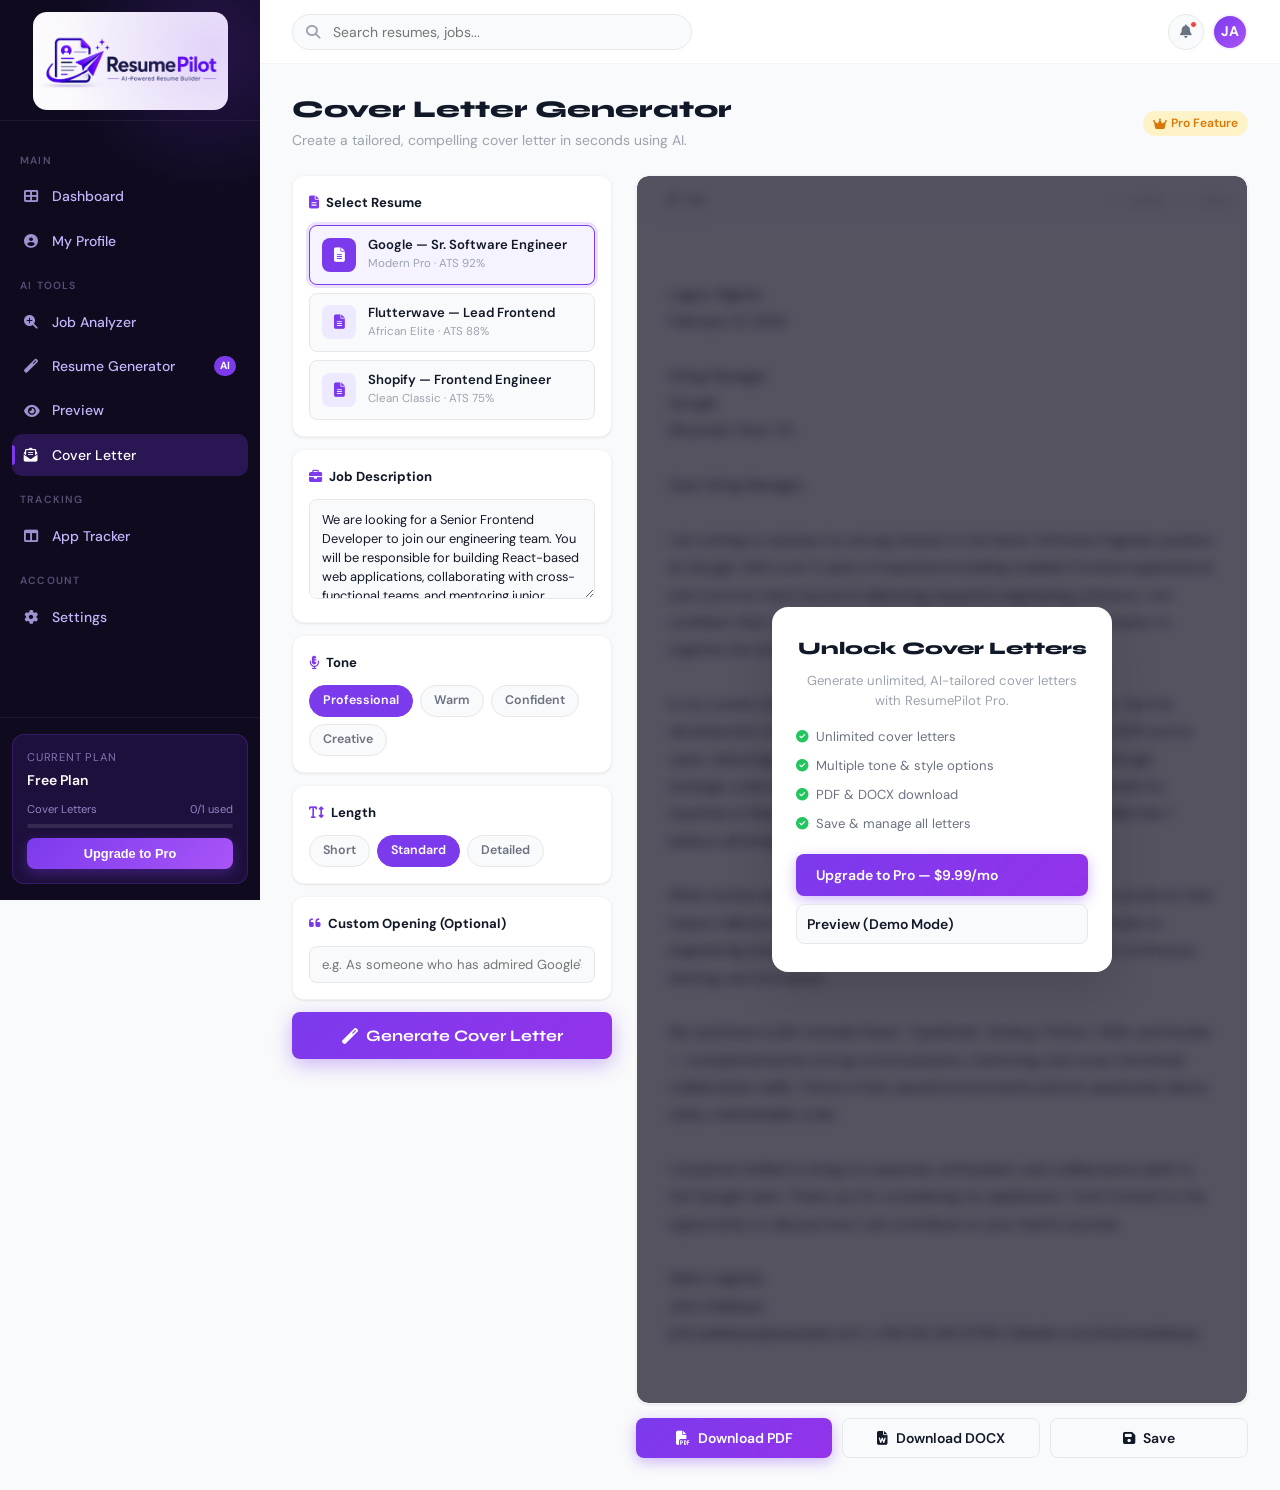
<file: cover-letter.html>
<!DOCTYPE html>
<html lang="en">
<head>
  <meta charset="UTF-8">
  <meta name="viewport" content="width=device-width, initial-scale=1.0">
  <title>ResumePilot — Cover Letter</title>
  <link href="https://fonts.googleapis.com/css2?family=DM+Sans:wght@300;400;500;600;700&family=Syne:wght@400;600;700;800&display=swap" rel="stylesheet">
  <link rel="stylesheet" href="https://cdnjs.cloudflare.com/ajax/libs/font-awesome/6.5.0/css/all.min.css">
  <link rel="stylesheet" href="style.css">
  <link rel="stylesheet" href="cover-letter.css">
</head>
<body>

<!-- SIDEBAR -->
<aside class="sidebar" id="sidebar">
  <div class="sidebar-logo">
    <img src="images/resumepilot logo1.png" alt="ResumePilot" class="sidebar-logo-img">
  </div>
  <nav class="sidebar-nav">
    <div class="nav-section-label">Main</div>
    <a href="dashboard.html" class="nav-item"><i class="fas fa-th-large"></i><span>Dashboard</span></a>
    <a href="profile.html" class="nav-item"><i class="fas fa-user-circle"></i><span>My Profile</span></a>
    <div class="nav-section-label">AI Tools</div>
    <a href="analyzer.html" class="nav-item"><i class="fas fa-search-plus"></i><span>Job Analyzer</span></a>
    <a href="generator.html" class="nav-item"><i class="fas fa-magic"></i><span>Resume Generator</span><span class="nav-badge">AI</span></a>
    <a href="preview.html" class="nav-item"><i class="fas fa-eye"></i><span>Preview</span></a>
    <a href="cover-letter.html" class="nav-item active"><i class="fas fa-envelope-open-text"></i><span>Cover Letter</span></a>
    <div class="nav-section-label">Tracking</div>
    <a href="tracker.html" class="nav-item"><i class="fas fa-columns"></i><span>App Tracker</span></a>
    <div class="nav-section-label">Account</div>
    <a href="settings.html" class="nav-item"><i class="fas fa-cog"></i><span>Settings</span></a>
    <a href="admin.html" class="nav-item"><i class="fas fa-shield-alt"></i><span>Admin</span></a>
  </nav>
  <div class="sidebar-footer">
    <div class="plan-card">
      <div class="plan-label">Current Plan</div>
      <div class="plan-name">Free Plan</div>
      <div class="usage-bar-wrap">
        <div class="usage-bar-label"><span>Cover Letters</span><span>0/1 used</span></div>
        <div class="usage-bar"><div class="usage-bar-fill" data-width="0" style="width:0%"></div></div>
      </div>
      <button class="btn-upgrade" onclick="window.location.href='settings.html'">Upgrade to Pro</button>
    </div>
  </div>
</aside>

<!-- NAVBAR -->
<nav class="navbar" id="navbar">
  <button class="sidebar-toggle" id="sidebarToggle" onclick="App.toggleSidebar()"><i class="fas fa-bars"></i></button>
  <div class="navbar-search">
    <i class="fas fa-search search-icon"></i>
    <input type="text" placeholder="Search resumes, jobs...">
  </div>
  <div class="navbar-actions">
    <div class="dropdown">
      <button class="navbar-btn" data-dropdown><i class="fas fa-bell"></i><span class="notif-dot"></span></button>
      <div class="dropdown-menu" style="width:300px;">
        <div style="padding:12px 16px;border-bottom:1px solid var(--border);font-weight:700;font-size:0.875rem;">Notifications</div>
        <div class="dropdown-item"><i class="fas fa-check-circle" style="color:var(--success)"></i> Resume generated</div>
      </div>
    </div>
    <div class="dropdown">
      <div class="user-avatar" data-dropdown>JA</div>
      <div class="dropdown-menu">
        <div style="padding:12px 16px;border-bottom:1px solid var(--border);">
          <div style="font-weight:600;font-size:0.875rem;">John Adebayo</div>
          <div style="font-size:0.75rem;color:var(--text-muted);">john@example.com</div>
        </div>
        <a href="profile.html" class="dropdown-item"><i class="fas fa-user"></i> My Profile</a>
        <a href="settings.html" class="dropdown-item"><i class="fas fa-cog"></i> Settings</a>
        <div class="dropdown-divider"></div>
        <a class="dropdown-item danger" href="auth.html"><i class="fas fa-sign-out-alt"></i> Sign Out</a>
      </div>
    </div>
  </div>
</nav>

<div id="sidebarOverlay" style="display:none;position:fixed;inset:0;background:rgba(0,0,0,0.5);z-index:99;"></div>

<!-- MAIN -->
<div class="main-content">
  <div class="page-content">

    <div class="page-header slide-up">
      <div>
        <h1 class="page-title">Cover Letter Generator</h1>
        <p class="page-subtitle">Create a tailored, compelling cover letter in seconds using AI.</p>
      </div>
      <span class="badge badge-warning"><i class="fas fa-crown"></i> Pro Feature</span>
    </div>

    <div class="cover-layout">

      <!-- LEFT OPTIONS PANEL -->
      <div class="cover-options-panel slide-up">

        <!-- Resume Select -->
        <div class="cover-card">
          <div class="cover-card-title"><i class="fas fa-file-alt"></i> Select Resume</div>
          <div class="select-item selected" data-resume="res1">
            <div class="select-item-icon"><i class="fas fa-file-alt"></i></div>
            <div>
              <div class="select-item-name">Google — Sr. Software Engineer</div>
              <div class="select-item-meta">Modern Pro · ATS 92%</div>
            </div>
          </div>
          <div class="select-item" data-resume="res2">
            <div class="select-item-icon"><i class="fas fa-file-alt"></i></div>
            <div>
              <div class="select-item-name">Flutterwave — Lead Frontend</div>
              <div class="select-item-meta">African Elite · ATS 88%</div>
            </div>
          </div>
          <div class="select-item" data-resume="res3">
            <div class="select-item-icon"><i class="fas fa-file-alt"></i></div>
            <div>
              <div class="select-item-name">Shopify — Frontend Engineer</div>
              <div class="select-item-meta">Clean Classic · ATS 75%</div>
            </div>
          </div>
        </div>

        <!-- JD Input -->
        <div class="cover-card">
          <div class="cover-card-title"><i class="fas fa-briefcase"></i> Job Description</div>
          <textarea id="clJD" placeholder="Paste the job description here...">We are looking for a Senior Frontend Developer to join our engineering team. You will be responsible for building React-based web applications, collaborating with cross-functional teams, and mentoring junior engineers. Requirements: 5+ years React experience, TypeScript, Node.js, AWS knowledge preferred.</textarea>
        </div>

        <!-- Tone -->
        <div class="cover-card">
          <div class="cover-card-title"><i class="fas fa-microphone-alt"></i> Tone</div>
          <div class="cl-chip-group">
            <div class="cl-chip active" data-group="tone" data-val="professional">Professional</div>
            <div class="cl-chip" data-group="tone" data-val="warm">Warm</div>
            <div class="cl-chip" data-group="tone" data-val="confident">Confident</div>
            <div class="cl-chip" data-group="tone" data-val="creative">Creative</div>
          </div>
        </div>

        <!-- Length -->
        <div class="cover-card">
          <div class="cover-card-title"><i class="fas fa-text-height"></i> Length</div>
          <div class="cl-chip-group">
            <div class="cl-chip" data-group="length" data-val="short">Short</div>
            <div class="cl-chip active" data-group="length" data-val="standard">Standard</div>
            <div class="cl-chip" data-group="length" data-val="detailed">Detailed</div>
          </div>
        </div>

        <!-- Custom Opener -->
        <div class="cover-card">
          <div class="cover-card-title"><i class="fas fa-quote-left"></i> Custom Opening (Optional)</div>
          <input type="text" id="clOpener" placeholder="e.g. As someone who has admired Google's mission...">
        </div>

        <!-- Generate Button -->
        <button class="btn-gen-cl" onclick="CoverLetter.generate()">
          <i class="fas fa-magic"></i> Generate Cover Letter
        </button>

      </div>

      <!-- RIGHT PREVIEW PANEL -->
      <div class="cover-preview-panel slide-up stagger-1">
        <div class="cover-preview-card" id="clPreviewCard">

          <!-- Generating overlay -->
          <div class="cl-loading" id="clLoading">
            <div class="cl-spinner"></div>
            <div style="font-weight:700;color:var(--text-primary);">Crafting your cover letter...</div>
            <div style="font-size:0.8rem;color:var(--text-muted);">Personalizing tone and matching keywords</div>
          </div>

          <!-- FREE PLAN OVERLAY (hidden after generating) -->
          <div class="free-overlay" id="freeOverlay">
            <div class="free-overlay-card">
              <div class="free-overlay-title">Unlock Cover Letters</div>
              <div class="free-overlay-text">Generate unlimited, AI-tailored cover letters with ResumePilot Pro.</div>
              <div class="free-features">
                <div class="free-feature"><i class="fas fa-check-circle"></i> Unlimited cover letters</div>
                <div class="free-feature"><i class="fas fa-check-circle"></i> Multiple tone & style options</div>
                <div class="free-feature"><i class="fas fa-check-circle"></i> PDF & DOCX download</div>
                <div class="free-feature"><i class="fas fa-check-circle"></i> Save & manage all letters</div>
              </div>
              <button class="btn btn-primary" onclick="window.location.href='settings.html'" style="width:100%;padding:12px 20px;">
                Upgrade to Pro — $9.99/mo
              </button>
              <button class="btn btn-secondary" onclick="CoverLetter.unlockPreview()" style="width:100%;padding:10px;margin-top:8px;">
                Preview (Demo Mode)
              </button>
            </div>
          </div>

          <!-- Letter Toolbar -->
          <div class="letter-toolbar">
            <div style="display:flex;align-items:center;gap:8px;">
              <span class="badge badge-success" id="clBadge" style="display:none;"><i class="fas fa-check-circle"></i> Generated</span>
              <button class="letter-edit-toggle" id="clEditToggle" onclick="CoverLetter.toggleEdit()">
                <i class="fas fa-pen"></i> Edit
              </button>
            </div>
            <div class="letter-meta">
              <span id="clWordCount">—</span> words
              <span id="clCharCount">—</span> chars
            </div>
          </div>

          <!-- Letter Content -->
          <div class="letter-editor" id="clLetter" contenteditable="false">
Lagos, Nigeria
February 12, 2024

Hiring Manager
Google
Mountain View, CA

Dear Hiring Manager,

I am writing to express my strong interest in the Senior Software Engineer position at Google. With over 5 years of experience building scalable frontend applications and a proven track record of delivering impactful engineering solutions, I am confident that my skills and passion align perfectly with Google's mission to organize the world's information.

In my current role as Senior Frontend Developer at TechVest Africa, I led the development of a React-based fintech dashboard serving over 50,000 active users, delivering a 40% improvement in application performance through strategic code splitting and lazy loading. This experience has deepened my expertise in React, TypeScript, and cloud-native architectures — skills that I believe will bring immediate value to your engineering team.

What excites me most about Google is the opportunity to work on products that impact billions of lives. I am particularly drawn to Google's commitment to engineering excellence, open-source contribution, and its culture of continuous learning and innovation.

My technical toolkit includes React, TypeScript, Node.js, Python, AWS, and Docker — complemented by strong communication, mentoring, and cross-functional collaboration skills. I thrive in fast-paced environments and am passionate about clean, maintainable code.

I would be thrilled to bring my expertise, enthusiasm, and collaborative spirit to the Google team. Thank you for considering my application. I look forward to the opportunity to discuss how I can contribute to your team's success.

Warm regards,
John Adebayo
john.adebayo@example.com | +234 812 345 6789 | linkedin.com/in/johnadebayo
          </div>
        </div>

        <!-- Download Actions -->
        <div class="cover-actions">
          <button class="btn btn-primary" onclick="CoverLetter.downloadPDF()"><i class="fas fa-file-pdf"></i> Download PDF</button>
          <button class="btn btn-secondary" onclick="CoverLetter.downloadDOCX()"><i class="fas fa-file-word"></i> Download DOCX</button>
          <button class="btn btn-secondary" onclick="CoverLetter.save()"><i class="fas fa-save"></i> Save</button>
        </div>
      </div>

    </div>
  </div>
</div>

<nav class="bottom-nav">
  <a href="dashboard.html" class="bottom-nav-item"><i class="fas fa-home"></i><span>Home</span></a>
  <a href="analyzer.html" class="bottom-nav-item"><i class="fas fa-search"></i><span>Analyze</span></a>
  <a href="generator.html" class="bottom-nav-item"><i class="fas fa-magic"></i><span>Generate</span></a>
  <a href="tracker.html" class="bottom-nav-item"><i class="fas fa-columns"></i><span>Tracker</span></a>
  <a href="profile.html" class="bottom-nav-item"><i class="fas fa-user"></i><span>Profile</span></a>
</nav>

<div id="toastContainer" class="toast-container"></div>
<script src="app.js"></script>
<script src="cover-letter.js"></script>
</body>
</html>
</file>
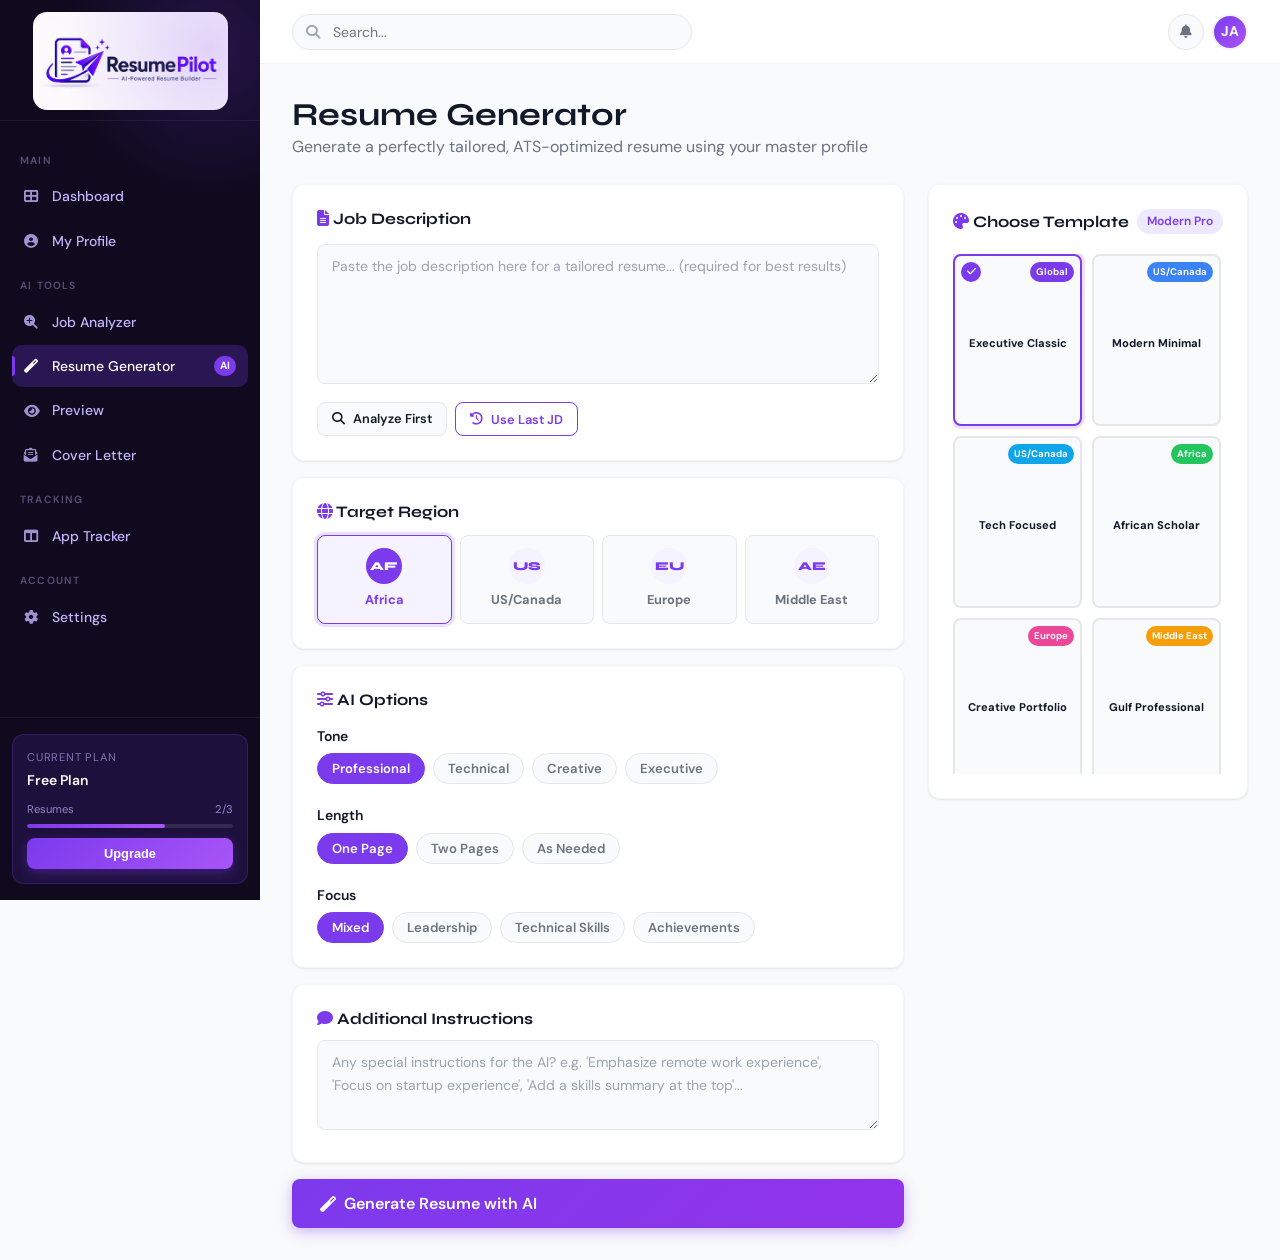
<file: generator.html>
<!DOCTYPE html>
<html lang="en">
<head>
  <meta charset="UTF-8">
  <meta name="viewport" content="width=device-width, initial-scale=1.0">
  <title>ResumePilot — Resume Generator</title>
  <link href="https://fonts.googleapis.com/css2?family=DM+Sans:wght@300;400;500;600;700&family=Syne:wght@400;600;700;800&display=swap" rel="stylesheet">
  <link rel="stylesheet" href="https://cdnjs.cloudflare.com/ajax/libs/font-awesome/6.5.0/css/all.min.css">
  <link rel="stylesheet" href="style.css">
  <link rel="stylesheet" href="generator.css">
</head>
<body>

<aside class="sidebar" id="sidebar">
  <div class="sidebar-logo"><img src="images/resumepilot logo1.png" alt="ResumePilot" class="sidebar-logo-img"></div>
  <nav class="sidebar-nav">
    <div class="nav-section-label">Main</div>
    <a href="dashboard.html" class="nav-item"><i class="fas fa-th-large"></i><span>Dashboard</span></a>
    <a href="profile.html" class="nav-item"><i class="fas fa-user-circle"></i><span>My Profile</span></a>
    <div class="nav-section-label">AI Tools</div>
    <a href="analyzer.html" class="nav-item"><i class="fas fa-search-plus"></i><span>Job Analyzer</span></a>
    <a href="generator.html" class="nav-item active"><i class="fas fa-magic"></i><span>Resume Generator</span><span class="nav-badge">AI</span></a>
    <a href="preview.html" class="nav-item"><i class="fas fa-eye"></i><span>Preview</span></a>
    <a href="cover-letter.html" class="nav-item"><i class="fas fa-envelope-open-text"></i><span>Cover Letter</span></a>
    <div class="nav-section-label">Tracking</div>
    <a href="tracker.html" class="nav-item"><i class="fas fa-columns"></i><span>App Tracker</span></a>
    <div class="nav-section-label">Account</div>
    <a href="settings.html" class="nav-item"><i class="fas fa-cog"></i><span>Settings</span></a>
  </nav>
  <div class="sidebar-footer"><div class="plan-card"><div class="plan-label">Current Plan</div><div class="plan-name">Free Plan</div><div class="usage-bar-wrap"><div class="usage-bar-label"><span>Resumes</span><span>2/3</span></div><div class="usage-bar"><div class="usage-bar-fill" data-width="67" style="width:0%"></div></div></div><button class="btn-upgrade" onclick="window.location.href='settings.html'">Upgrade</button></div></div>
</aside>

<nav class="navbar" id="navbar">
  <button class="sidebar-toggle" id="sidebarToggle" onclick="App.toggleSidebar()"><i class="fas fa-bars"></i></button>
  <div class="navbar-search"><i class="fas fa-search search-icon"></i><input type="text" placeholder="Search..."></div>
  <div class="navbar-actions">
    <div class="dropdown"><button class="navbar-btn" data-dropdown><i class="fas fa-bell"></i></button></div>
    <div class="dropdown"><div class="user-avatar" data-dropdown>JA</div>
      <div class="dropdown-menu"><a href="profile.html" class="dropdown-item"><i class="fas fa-user"></i> My Profile</a><div class="dropdown-divider"></div><a class="dropdown-item danger" href="auth.html"><i class="fas fa-sign-out-alt"></i> Sign Out</a></div>
    </div>
  </div>
</nav>
<div id="sidebarOverlay" style="display:none;position:fixed;inset:0;background:rgba(0,0,0,0.5);z-index:99;"></div>

<div class="main-content">
  <div class="page-content">

    <div class="slide-up" style="margin-bottom:24px;">
      <h1>Resume Generator</h1>
      <p>Generate a perfectly tailored, ATS-optimized resume using your master profile</p>
    </div>

    <div class="gen-layout">

      <!-- LEFT: CONFIG -->
      <div class="gen-config">

        <!-- JOB DESCRIPTION -->
        <div class="card slide-up" style="margin-bottom:16px;">
          <h3 class="card-title" style="margin-bottom:16px;"><i class="fas fa-file-alt" style="color:var(--primary)"></i> Job Description</h3>
          <textarea class="form-textarea" id="genJobDesc" placeholder="Paste the job description here for a tailored resume... (required for best results)" style="min-height:140px;"></textarea>
          <div style="display:flex;gap:8px;margin-top:10px;">
            <a href="analyzer.html" class="btn btn-secondary btn-sm"><i class="fas fa-search"></i> Analyze First</a>
            <button class="btn btn-outline btn-sm" onclick="loadSavedJD()"><i class="fas fa-history"></i> Use Last JD</button>
          </div>
        </div>

        <!-- REGION -->
        <div class="card slide-up stagger-1" style="margin-bottom:16px;">
          <h3 class="card-title" style="margin-bottom:14px;"><i class="fas fa-globe" style="color:var(--primary)"></i> Target Region</h3>
          <div class="region-grid-gen">
            <div class="region-gen active" data-region="Africa" onclick="selectGenRegion(this)">
              <div class="region-text-badge">AF</div>
              <div style="font-size:0.8rem;font-weight:700;">Africa</div>
            </div>
            <div class="region-gen" data-region="US/Canada" onclick="selectGenRegion(this)">
              <div class="region-text-badge">US</div>
              <div style="font-size:0.8rem;font-weight:700;">US/Canada</div>
            </div>
            <div class="region-gen" data-region="Europe" onclick="selectGenRegion(this)">
              <div class="region-text-badge">EU</div>
              <div style="font-size:0.8rem;font-weight:700;">Europe</div>
            </div>
            <div class="region-gen" data-region="Middle East" onclick="selectGenRegion(this)">
              <div class="region-text-badge">AE</div>
              <div style="font-size:0.8rem;font-weight:700;">Middle East</div>
            </div>
          </div>
        </div>

        <!-- AI OPTIONS -->
        <div class="card slide-up stagger-2" style="margin-bottom:16px;">
          <h3 class="card-title" style="margin-bottom:16px;"><i class="fas fa-sliders-h" style="color:var(--primary)"></i> AI Options</h3>

          <div class="form-group">
            <label class="form-label">Tone</label>
            <div class="option-chips" id="toneChips">
              <button class="chip active" data-val="Professional" onclick="selectChip('toneChips',this)">Professional</button>
              <button class="chip" data-val="Technical" onclick="selectChip('toneChips',this)">Technical</button>
              <button class="chip" data-val="Creative" onclick="selectChip('toneChips',this)">Creative</button>
              <button class="chip" data-val="Executive" onclick="selectChip('toneChips',this)">Executive</button>
            </div>
          </div>

          <div class="form-group">
            <label class="form-label">Length</label>
            <div class="option-chips" id="lengthChips">
              <button class="chip active" data-val="One Page" onclick="selectChip('lengthChips',this)">One Page</button>
              <button class="chip" data-val="Two Pages" onclick="selectChip('lengthChips',this)">Two Pages</button>
              <button class="chip" data-val="As Needed" onclick="selectChip('lengthChips',this)">As Needed</button>
            </div>
          </div>

          <div class="form-group" style="margin-bottom:0;">
            <label class="form-label">Focus</label>
            <div class="option-chips" id="focusChips">
              <button class="chip active" data-val="Mixed" onclick="selectChip('focusChips',this)">Mixed</button>
              <button class="chip" data-val="Leadership" onclick="selectChip('focusChips',this)">Leadership</button>
              <button class="chip" data-val="Technical Skills" onclick="selectChip('focusChips',this)">Technical Skills</button>
              <button class="chip" data-val="Achievements" onclick="selectChip('focusChips',this)">Achievements</button>
            </div>
          </div>
        </div>

        <!-- EXTRA INSTRUCTIONS -->
        <div class="card slide-up stagger-3" style="margin-bottom:16px;">
          <h3 class="card-title" style="margin-bottom:12px;"><i class="fas fa-comment" style="color:var(--primary)"></i> Additional Instructions</h3>
          <textarea class="form-textarea" id="genInstructions" placeholder="Any special instructions for the AI? e.g. 'Emphasize remote work experience', 'Focus on startup experience', 'Add a skills summary at the top'..." style="min-height:90px;"></textarea>
        </div>

        <!-- GENERATE BUTTON -->
        <button class="btn btn-primary btn-lg" style="width:100%;" onclick="generateResume()" id="generateBtn">
          <i class="fas fa-magic"></i> Generate Resume with AI
        </button>

      </div>

      <!-- RIGHT: TEMPLATES -->
      <div class="gen-templates slide-up stagger-2">
        <div class="card" style="position:sticky;top:calc(var(--navbar-h) + 24px);">
          <div class="card-header">
            <h3 class="card-title"><i class="fas fa-palette" style="color:var(--primary)"></i> Choose Template</h3>
            <span class="badge badge-primary" id="selectedTemplateBadge">Modern Pro</span>
          </div>
          <div class="template-gallery" id="templateGallery"></div>
        </div>
      </div>

    </div>

  </div>
</div>

<nav class="bottom-nav">
  <a href="dashboard.html" class="bottom-nav-item"><i class="fas fa-home"></i><span>Home</span></a>
  <a href="analyzer.html" class="bottom-nav-item"><i class="fas fa-search"></i><span>Analyze</span></a>
  <a href="generator.html" class="bottom-nav-item active"><i class="fas fa-magic"></i><span>Generate</span></a>
  <a href="tracker.html" class="bottom-nav-item"><i class="fas fa-columns"></i><span>Tracker</span></a>
  <a href="profile.html" class="bottom-nav-item"><i class="fas fa-user"></i><span>Profile</span></a>
</nav>

<div id="toastContainer" class="toast-container"></div>
<script src="app.js"></script>
<script src="generator.js"></script>
</body>
</html>
</file>
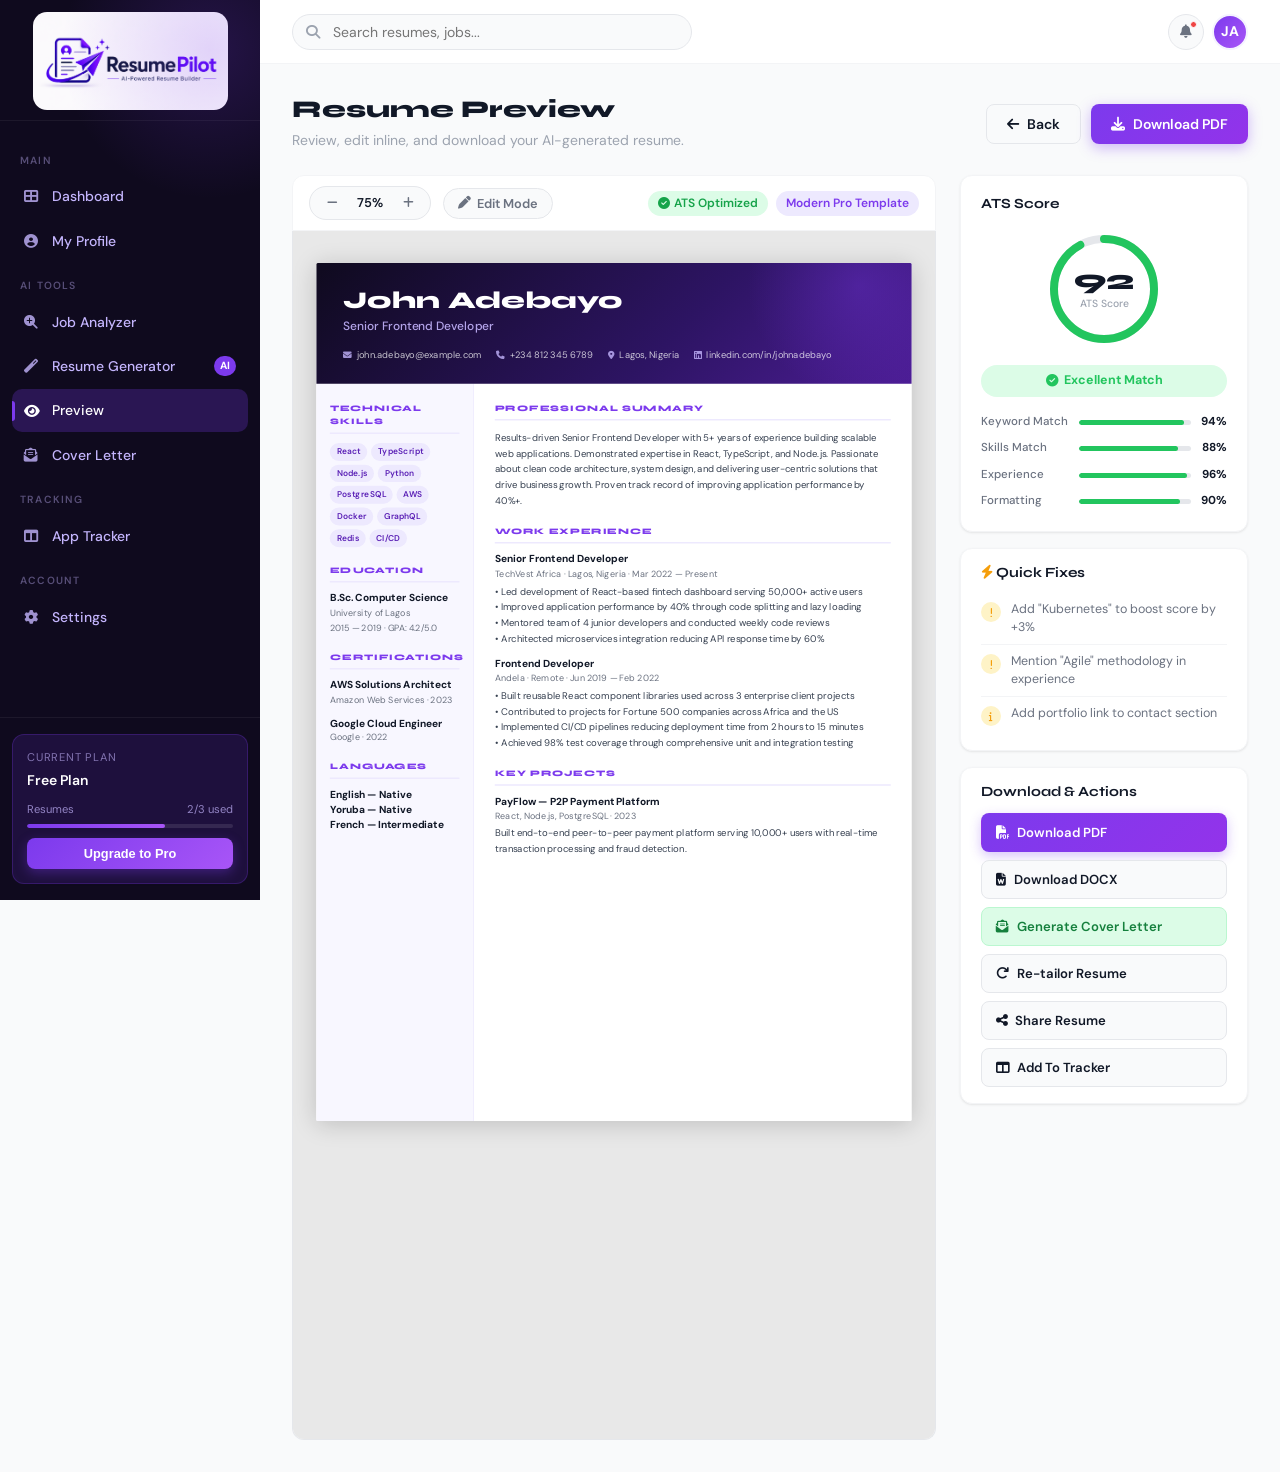
<file: preview.html>
<!DOCTYPE html>
<html lang="en">
<head>
  <meta charset="UTF-8">
  <meta name="viewport" content="width=device-width, initial-scale=1.0">
  <title>ResumePilot — Resume Preview</title>
  <link href="https://fonts.googleapis.com/css2?family=DM+Sans:wght@300;400;500;600;700&family=Syne:wght@400;600;700;800&display=swap" rel="stylesheet">
  <link rel="stylesheet" href="https://cdnjs.cloudflare.com/ajax/libs/font-awesome/6.5.0/css/all.min.css">
  <link rel="stylesheet" href="style.css">
  <link rel="stylesheet" href="preview.css">
</head>
<body>

<!-- SIDEBAR -->
<aside class="sidebar" id="sidebar">
  <div class="sidebar-logo">
    <img src="images/resumepilot logo1.png" alt="ResumePilot" class="sidebar-logo-img">
  </div>
  <nav class="sidebar-nav">
    <div class="nav-section-label">Main</div>
    <a href="dashboard.html" class="nav-item"><i class="fas fa-th-large"></i><span>Dashboard</span></a>
    <a href="profile.html" class="nav-item"><i class="fas fa-user-circle"></i><span>My Profile</span></a>
    <div class="nav-section-label">AI Tools</div>
    <a href="analyzer.html" class="nav-item"><i class="fas fa-search-plus"></i><span>Job Analyzer</span></a>
    <a href="generator.html" class="nav-item"><i class="fas fa-magic"></i><span>Resume Generator</span><span class="nav-badge">AI</span></a>
    <a href="preview.html" class="nav-item active"><i class="fas fa-eye"></i><span>Preview</span></a>
    <a href="cover-letter.html" class="nav-item"><i class="fas fa-envelope-open-text"></i><span>Cover Letter</span></a>
    <div class="nav-section-label">Tracking</div>
    <a href="tracker.html" class="nav-item"><i class="fas fa-columns"></i><span>App Tracker</span></a>
    <div class="nav-section-label">Account</div>
    <a href="settings.html" class="nav-item"><i class="fas fa-cog"></i><span>Settings</span></a>
    <a href="admin.html" class="nav-item"><i class="fas fa-shield-alt"></i><span>Admin</span></a>
  </nav>
  <div class="sidebar-footer">
    <div class="plan-card">
      <div class="plan-label">Current Plan</div>
      <div class="plan-name">Free Plan</div>
      <div class="usage-bar-wrap">
        <div class="usage-bar-label"><span>Resumes</span><span>2/3 used</span></div>
        <div class="usage-bar"><div class="usage-bar-fill" data-width="67" style="width:0%"></div></div>
      </div>
      <button class="btn-upgrade" onclick="window.location.href='settings.html'">Upgrade to Pro</button>
    </div>
  </div>
</aside>

<!-- NAVBAR -->
<nav class="navbar" id="navbar">
  <button class="sidebar-toggle" id="sidebarToggle" onclick="App.toggleSidebar()"><i class="fas fa-bars"></i></button>
  <div class="navbar-search">
    <i class="fas fa-search search-icon"></i>
    <input type="text" placeholder="Search resumes, jobs...">
  </div>
  <div class="navbar-actions">
    <div class="dropdown">
      <button class="navbar-btn" data-dropdown><i class="fas fa-bell"></i><span class="notif-dot"></span></button>
      <div class="dropdown-menu" style="width:300px;">
        <div style="padding:12px 16px;border-bottom:1px solid var(--border);font-weight:700;font-size:0.875rem;">Notifications</div>
        <div class="dropdown-item"><i class="fas fa-check-circle" style="color:var(--success)"></i> Resume generated successfully</div>
        <div class="dropdown-item"><i class="fas fa-star" style="color:var(--warning)"></i> ATS Score: 92 — Excellent!</div>
      </div>
    </div>
    <div class="dropdown">
      <div class="user-avatar" data-dropdown>JA</div>
      <div class="dropdown-menu">
        <div style="padding:12px 16px;border-bottom:1px solid var(--border);">
          <div style="font-weight:600;font-size:0.875rem;">John Adebayo</div>
          <div style="font-size:0.75rem;color:var(--text-muted);">john@example.com</div>
        </div>
        <a href="profile.html" class="dropdown-item"><i class="fas fa-user"></i> My Profile</a>
        <a href="settings.html" class="dropdown-item"><i class="fas fa-cog"></i> Settings</a>
        <div class="dropdown-divider"></div>
        <a class="dropdown-item danger" href="auth.html"><i class="fas fa-sign-out-alt"></i> Sign Out</a>
      </div>
    </div>
  </div>
</nav>

<div id="sidebarOverlay" style="display:none;position:fixed;inset:0;background:rgba(0,0,0,0.5);z-index:99;"></div>

<!-- MAIN -->
<div class="main-content">
  <div class="page-content">

    <!-- PAGE HEADER -->
    <div class="page-header slide-up">
      <div>
        <h1 class="page-title">Resume Preview</h1>
        <p class="page-subtitle">Review, edit inline, and download your AI-generated resume.</p>
      </div>
      <div style="display:flex;gap:10px;">
        <button class="btn btn-secondary" onclick="window.location.href='generator.html'"><i class="fas fa-arrow-left"></i> Back</button>
        <button class="btn btn-primary" onclick="Preview.downloadPDF()"><i class="fas fa-download"></i> Download PDF</button>
      </div>
    </div>

    <!-- PREVIEW LAYOUT -->
    <div class="preview-layout">

      <!-- A4 RESUME CANVAS -->
      <div class="resume-canvas-wrap slide-up">
        <!-- Toolbar -->
        <div class="resume-toolbar">
          <div class="resume-toolbar-left">
            <div class="zoom-controls">
              <button class="zoom-btn" onclick="Preview.zoomOut()"><i class="fas fa-minus"></i></button>
              <span class="zoom-level" id="zoomLabel">100%</span>
              <button class="zoom-btn" onclick="Preview.zoomIn()"><i class="fas fa-plus"></i></button>
            </div>
            <button class="edit-toggle" id="editToggle" onclick="Preview.toggleEdit()">
              <i class="fas fa-pen"></i> Edit Mode
            </button>
          </div>
          <div style="display:flex;gap:8px;">
            <span class="badge badge-success"><i class="fas fa-check-circle"></i> ATS Optimized</span>
            <span class="badge badge-primary">Modern Pro Template</span>
          </div>
        </div>

        <!-- A4 Page -->
        <div class="a4-container">
          <div class="a4-page" id="resumeA4">

            <!-- RESUME HEADER -->
            <div class="resume-header">
              <div class="resume-name" id="rName" contenteditable="false" spellcheck="false">John Adebayo</div>
              <div class="resume-title" id="rTitle" contenteditable="false" spellcheck="false">Senior Frontend Developer</div>
              <div class="resume-contact">
                <span><i class="fas fa-envelope"></i> <span id="rEmail" contenteditable="false">john.adebayo@example.com</span></span>
                <span><i class="fas fa-phone"></i> <span id="rPhone" contenteditable="false">+234 812 345 6789</span></span>
                <span><i class="fas fa-map-marker-alt"></i> <span id="rLocation" contenteditable="false">Lagos, Nigeria</span></span>
                <span><i class="fab fa-linkedin"></i> <span id="rLinkedIn" contenteditable="false">linkedin.com/in/johnadebayo</span></span>
              </div>
            </div>

            <!-- RESUME BODY -->
            <div class="resume-body">

              <!-- LEFT SIDEBAR COL -->
              <div class="resume-sidebar-col">

                <!-- Skills -->
                <div class="res-section">
                  <div class="res-section-title">Technical Skills</div>
                  <div id="rSkillsList">
                    <span class="res-skill-tag">React</span>
                    <span class="res-skill-tag">TypeScript</span>
                    <span class="res-skill-tag">Node.js</span>
                    <span class="res-skill-tag">Python</span>
                    <span class="res-skill-tag">PostgreSQL</span>
                    <span class="res-skill-tag">AWS</span>
                    <span class="res-skill-tag">Docker</span>
                    <span class="res-skill-tag">GraphQL</span>
                    <span class="res-skill-tag">Redis</span>
                    <span class="res-skill-tag">CI/CD</span>
                  </div>
                </div>

                <!-- Education -->
                <div class="res-section">
                  <div class="res-section-title">Education</div>
                  <div class="res-item">
                    <div class="res-item-title" contenteditable="false">B.Sc. Computer Science</div>
                    <div class="res-item-sub" contenteditable="false">University of Lagos</div>
                    <div class="res-item-sub" contenteditable="false">2015 — 2019 · GPA: 4.2/5.0</div>
                  </div>
                </div>

                <!-- Certifications -->
                <div class="res-section">
                  <div class="res-section-title">Certifications</div>
                  <div class="res-item">
                    <div class="res-item-title" contenteditable="false">AWS Solutions Architect</div>
                    <div class="res-item-sub" contenteditable="false">Amazon Web Services · 2023</div>
                  </div>
                  <div class="res-item">
                    <div class="res-item-title" contenteditable="false">Google Cloud Engineer</div>
                    <div class="res-item-sub" contenteditable="false">Google · 2022</div>
                  </div>
                </div>

                <!-- Languages -->
                <div class="res-section">
                  <div class="res-section-title">Languages</div>
                  <div class="res-item">
                    <div class="res-item-title" contenteditable="false">English — Native</div>
                    <div class="res-item-title" contenteditable="false">Yoruba — Native</div>
                    <div class="res-item-title" contenteditable="false">French — Intermediate</div>
                  </div>
                </div>

              </div>

              <!-- MAIN COL -->
              <div class="resume-main-col">

                <!-- Summary -->
                <div class="res-section">
                  <div class="res-section-title">Professional Summary</div>
                  <div class="res-item-text" contenteditable="false" id="rSummary">
                    Results-driven Senior Frontend Developer with 5+ years of experience building scalable web applications. Demonstrated expertise in React, TypeScript, and Node.js. Passionate about clean code architecture, system design, and delivering user-centric solutions that drive business growth. Proven track record of improving application performance by 40%+.
                  </div>
                </div>

                <!-- Experience -->
                <div class="res-section">
                  <div class="res-section-title">Work Experience</div>

                  <div class="res-item">
                    <div class="res-item-title" contenteditable="false">Senior Frontend Developer</div>
                    <div class="res-item-sub" contenteditable="false">TechVest Africa · Lagos, Nigeria · Mar 2022 — Present</div>
                    <div class="res-item-text" contenteditable="false">
                      • Led development of React-based fintech dashboard serving 50,000+ active users<br>
                      • Improved application performance by 40% through code splitting and lazy loading<br>
                      • Mentored team of 4 junior developers and conducted weekly code reviews<br>
                      • Architected microservices integration reducing API response time by 60%
                    </div>
                  </div>

                  <div class="res-item">
                    <div class="res-item-title" contenteditable="false">Frontend Developer</div>
                    <div class="res-item-sub" contenteditable="false">Andela · Remote · Jun 2019 — Feb 2022</div>
                    <div class="res-item-text" contenteditable="false">
                      • Built reusable React component libraries used across 3 enterprise client projects<br>
                      • Contributed to projects for Fortune 500 companies across Africa and the US<br>
                      • Implemented CI/CD pipelines reducing deployment time from 2 hours to 15 minutes<br>
                      • Achieved 98% test coverage through comprehensive unit and integration testing
                    </div>
                  </div>
                </div>

                <!-- Projects -->
                <div class="res-section">
                  <div class="res-section-title">Key Projects</div>
                  <div class="res-item">
                    <div class="res-item-title" contenteditable="false">PayFlow — P2P Payment Platform</div>
                    <div class="res-item-sub" contenteditable="false">React, Node.js, PostgreSQL · 2023</div>
                    <div class="res-item-text" contenteditable="false">
                      Built end-to-end peer-to-peer payment platform serving 10,000+ users with real-time transaction processing and fraud detection.
                    </div>
                  </div>
                </div>

              </div>
            </div>

          </div>
        </div>
      </div>

      <!-- RIGHT SIDEBAR -->
      <div class="preview-sidebar slide-up stagger-1">

        <!-- ATS Score Ring -->
        <div class="ats-panel">
          <h3 style="font-size:0.875rem;font-weight:700;margin-bottom:16px;">ATS Score</h3>
          <div class="ats-ring-wrap">
            <svg class="ats-ring-svg" viewBox="0 0 120 120">
              <circle class="ats-ring-bg" cx="60" cy="60" r="50"/>
              <circle class="ats-ring-fill" id="atsRingFill" cx="60" cy="60" r="50"/>
            </svg>
            <div class="ats-ring-score">
              <div class="ats-score-num" id="atsScoreNum">0</div>
              <div class="ats-score-label">ATS Score</div>
            </div>
          </div>
          <div class="ats-status-badge" id="atsBadge" style="background:var(--success-light);color:var(--success);">
            <i class="fas fa-check-circle"></i> Excellent Match
          </div>
          <!-- Score Breakdown -->
          <div class="score-breakdown">
            <div class="score-row">
              <div class="score-row-label">Keyword Match</div>
              <div class="score-row-bar"><div class="score-row-fill" data-width="94" style="width:0%;background:var(--success)"></div></div>
              <div class="score-row-val">94%</div>
            </div>
            <div class="score-row">
              <div class="score-row-label">Skills Match</div>
              <div class="score-row-bar"><div class="score-row-fill" data-width="88" style="width:0%;background:var(--success)"></div></div>
              <div class="score-row-val">88%</div>
            </div>
            <div class="score-row">
              <div class="score-row-label">Experience</div>
              <div class="score-row-bar"><div class="score-row-fill" data-width="96" style="width:0%;background:var(--success)"></div></div>
              <div class="score-row-val">96%</div>
            </div>
            <div class="score-row">
              <div class="score-row-label">Formatting</div>
              <div class="score-row-bar"><div class="score-row-fill" data-width="90" style="width:0%;background:var(--success)"></div></div>
              <div class="score-row-val">90%</div>
            </div>
          </div>
        </div>

        <!-- Quick Fixes -->
        <div class="fixes-panel">
          <h3 style="font-size:0.875rem;font-weight:700;margin-bottom:12px;"><i class="fas fa-bolt" style="color:var(--warning)"></i> Quick Fixes</h3>
          <div class="fix-item">
            <div class="fix-icon"><i class="fas fa-exclamation"></i></div>
            <div>Add "Kubernetes" to boost score by +3%</div>
          </div>
          <div class="fix-item">
            <div class="fix-icon"><i class="fas fa-exclamation"></i></div>
            <div>Mention "Agile" methodology in experience</div>
          </div>
          <div class="fix-item">
            <div class="fix-icon"><i class="fas fa-info"></i></div>
            <div>Add portfolio link to contact section</div>
          </div>
        </div>

        <!-- Actions -->
        <div class="actions-panel">
          <h3 style="font-size:0.875rem;font-weight:700;margin-bottom:4px;">Download & Actions</h3>
          <button class="btn-action-full primary" onclick="Preview.downloadPDF()">
            <i class="fas fa-file-pdf"></i> Download PDF
          </button>
          <button class="btn-action-full secondary" onclick="Preview.downloadDOCX()">
            <i class="fas fa-file-word"></i> Download DOCX
          </button>
          <button class="btn-action-full success" onclick="window.location.href='cover-letter.html'">
            <i class="fas fa-envelope-open-text"></i> Generate Cover Letter
          </button>
          <button class="btn-action-full secondary" onclick="window.location.href='generator.html'">
            <i class="fas fa-redo"></i> Re-tailor Resume
          </button>
          <button class="btn-action-full secondary" onclick="Preview.shareResume()">
            <i class="fas fa-share-alt"></i> Share Resume
          </button>
          <button class="btn-action-full secondary" onclick="window.location.href='tracker.html'">
            <i class="fas fa-columns"></i> Add To Tracker
          </button>
        </div>

      </div>
    </div>

  </div>
</div>

<!-- SHARE MODAL -->
<div class="modal-overlay" id="shareModal">
  <div class="modal" style="max-width:440px;">
    <div class="modal-header">
      <h3 class="modal-title"><i class="fas fa-share-alt"></i> Share Resume</h3>
      <button class="modal-close" onclick="App.closeModal('shareModal')">&times;</button>
    </div>
    <div class="modal-body">
      <p style="font-size:0.875rem;color:var(--text-secondary);margin-bottom:16px;">Share your resume via a secure link (expires in 7 days).</p>
      <div style="display:flex;gap:8px;">
        <input type="text" value="https://resumepilot.app/r/abc123xyz" readonly
               style="flex:1;padding:10px 12px;border:1px solid var(--border);border-radius:var(--radius-sm);font-size:0.8rem;background:var(--bg);">
        <button class="btn btn-primary" style="white-space:nowrap;" onclick="Preview.copyLink()">
          <i class="fas fa-copy"></i> Copy
        </button>
      </div>
    </div>
  </div>
</div>

<nav class="bottom-nav">
  <a href="dashboard.html" class="bottom-nav-item"><i class="fas fa-home"></i><span>Home</span></a>
  <a href="analyzer.html" class="bottom-nav-item"><i class="fas fa-search"></i><span>Analyze</span></a>
  <a href="generator.html" class="bottom-nav-item"><i class="fas fa-magic"></i><span>Generate</span></a>
  <a href="tracker.html" class="bottom-nav-item"><i class="fas fa-columns"></i><span>Tracker</span></a>
  <a href="profile.html" class="bottom-nav-item"><i class="fas fa-user"></i><span>Profile</span></a>
</nav>

<div id="toastContainer" class="toast-container"></div>
<script src="app.js"></script>
<script src="preview.js"></script>
</body>
</html>
</file>
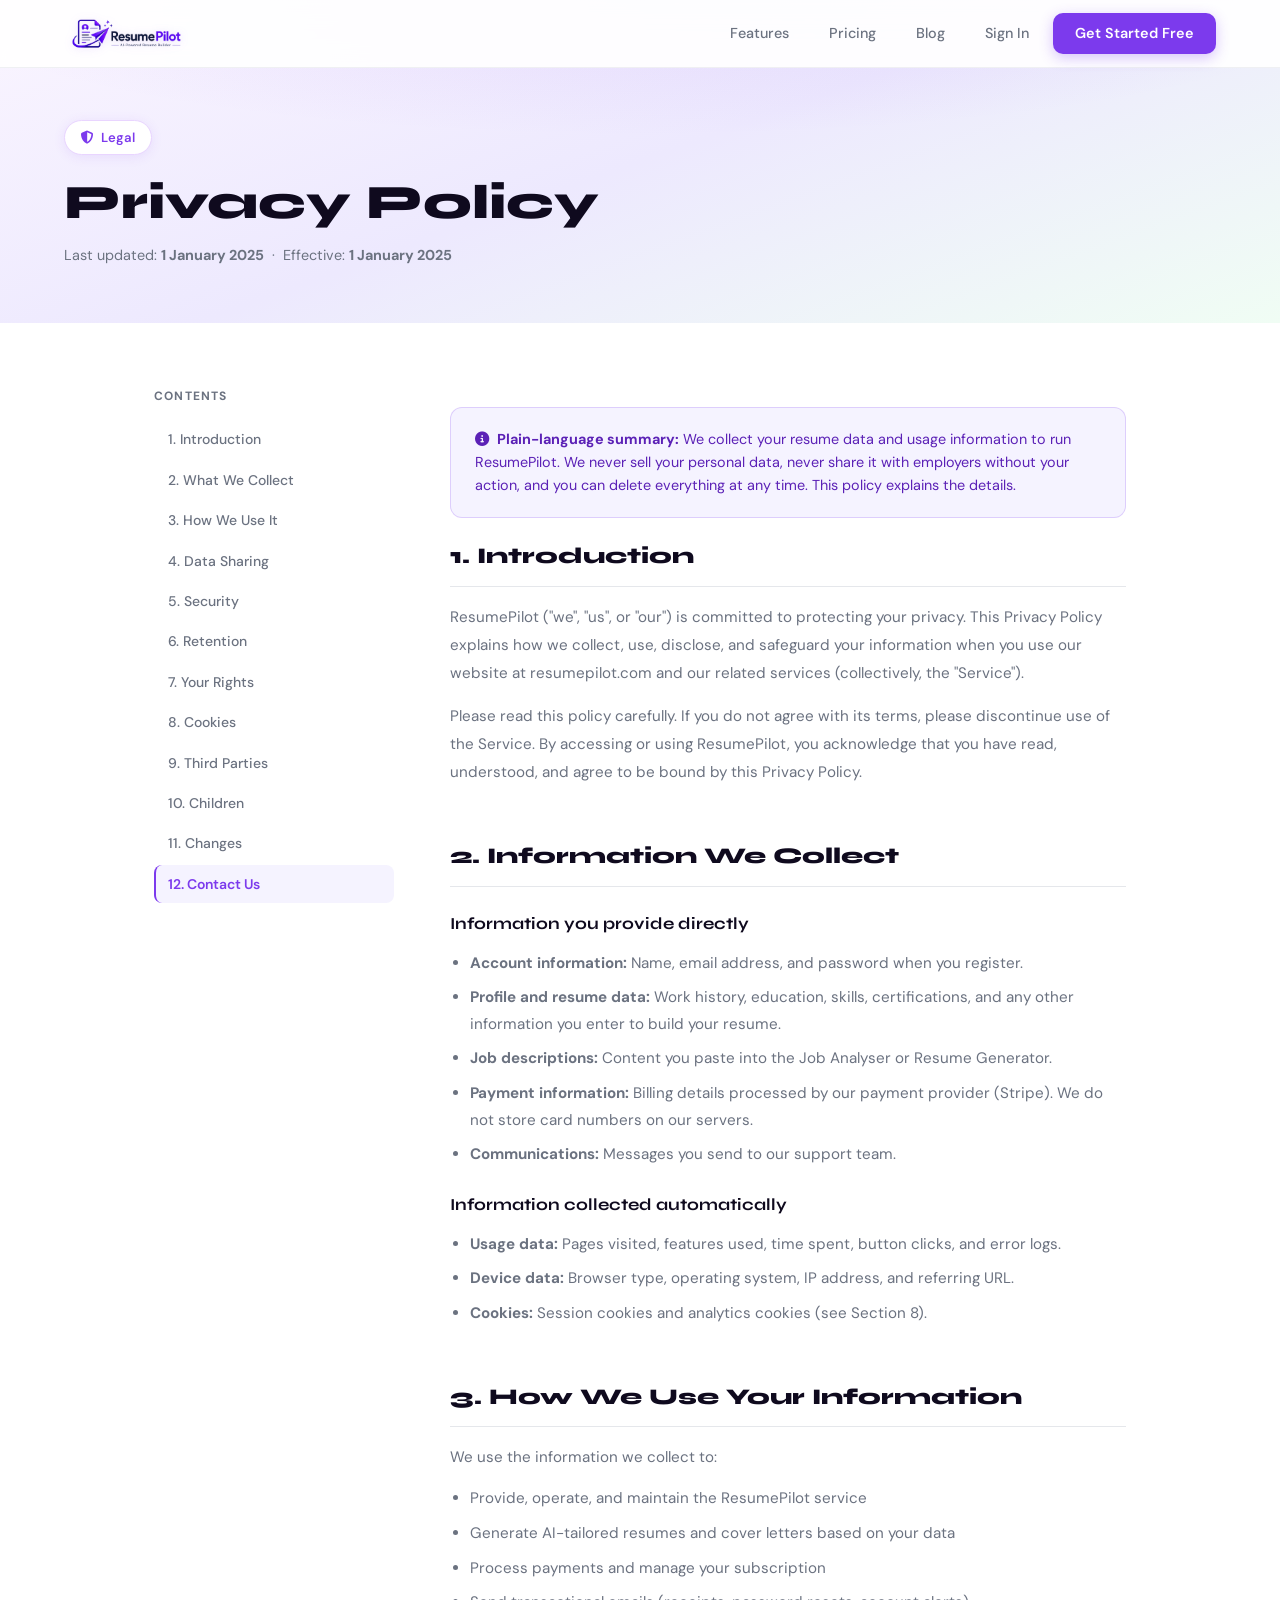
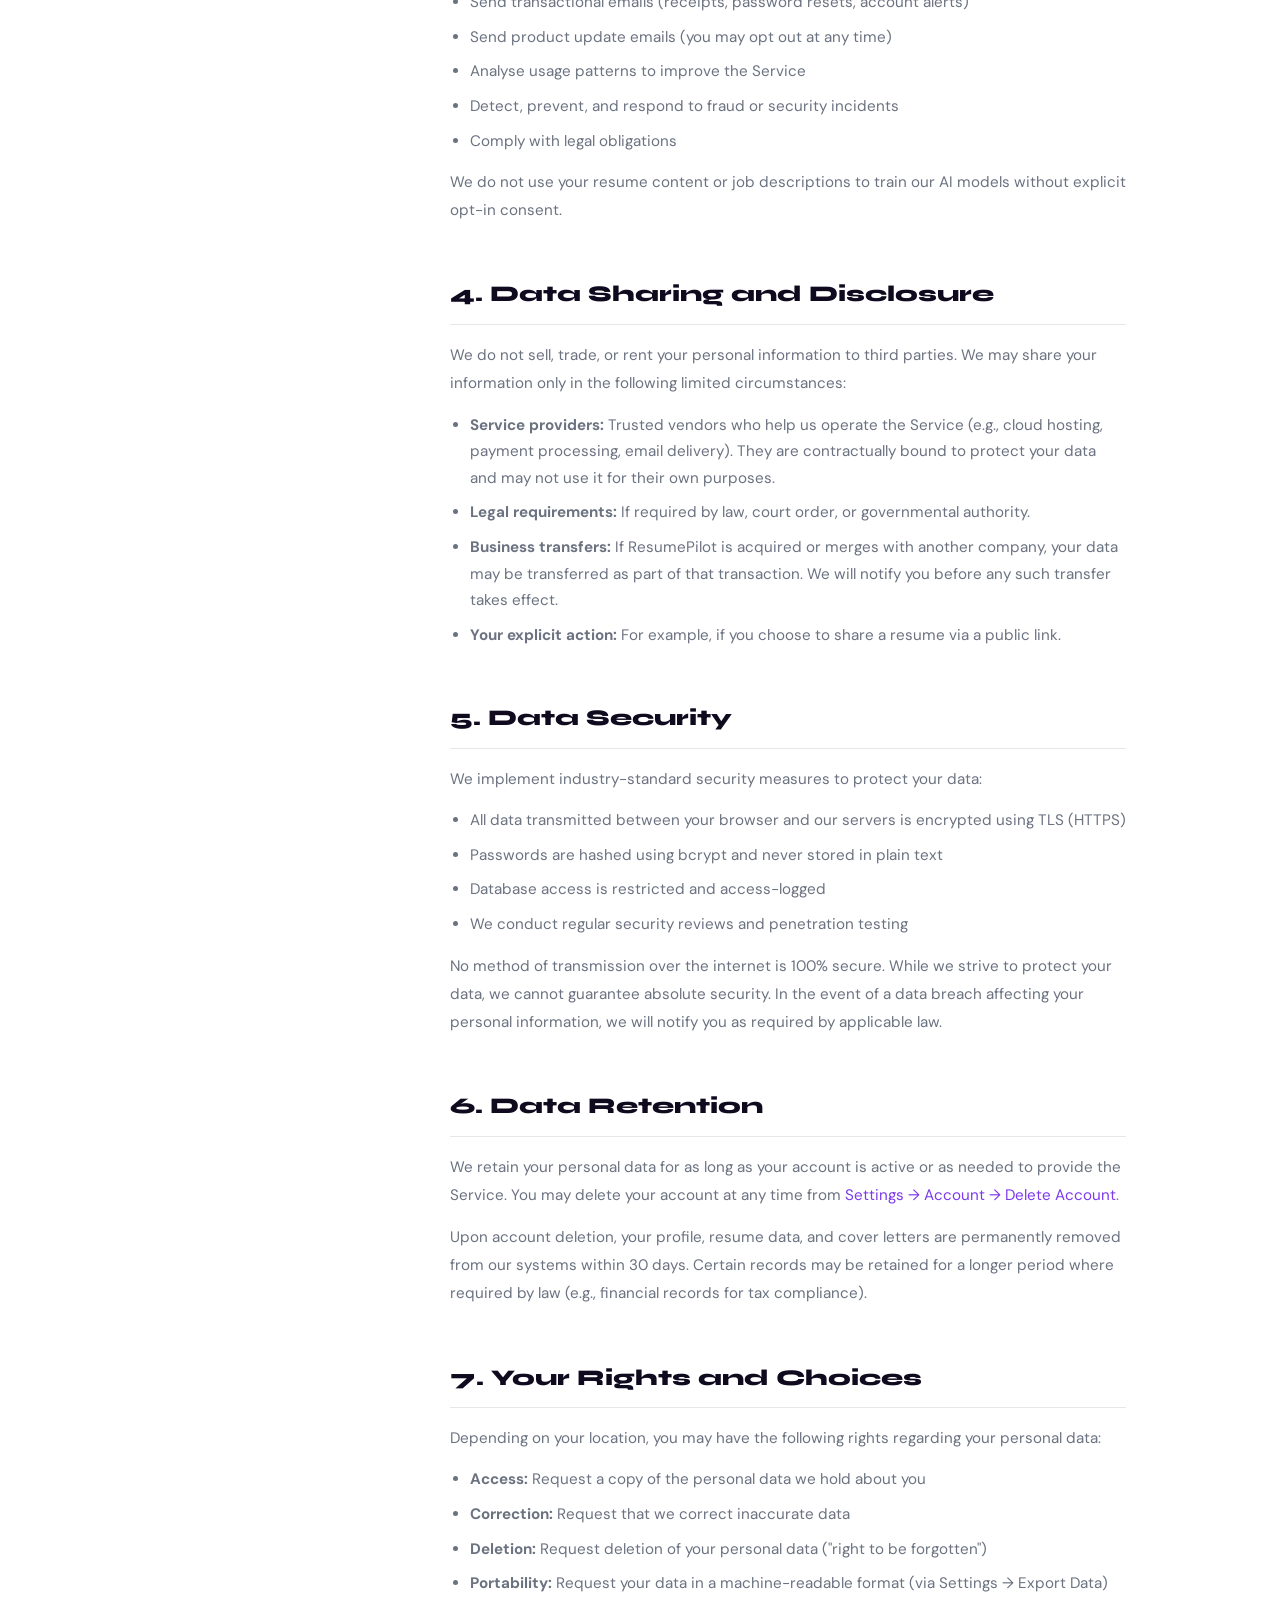
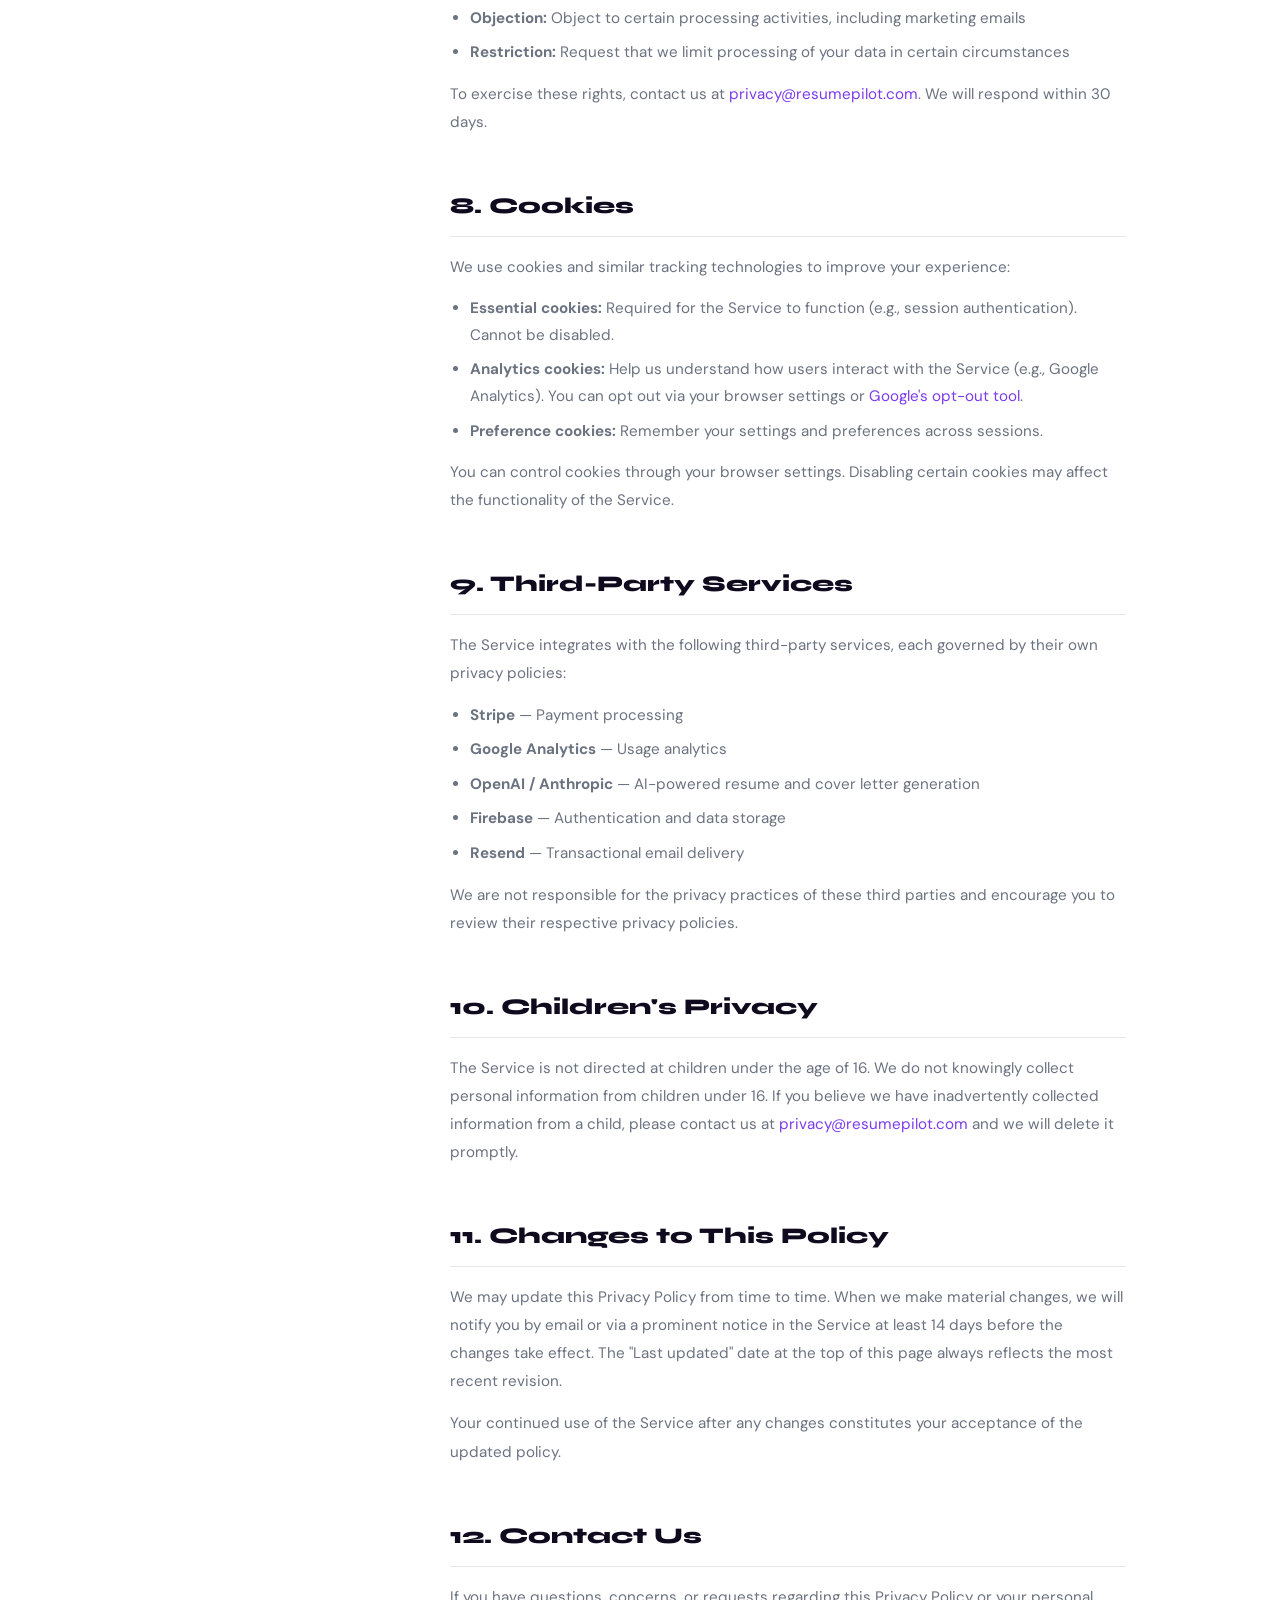
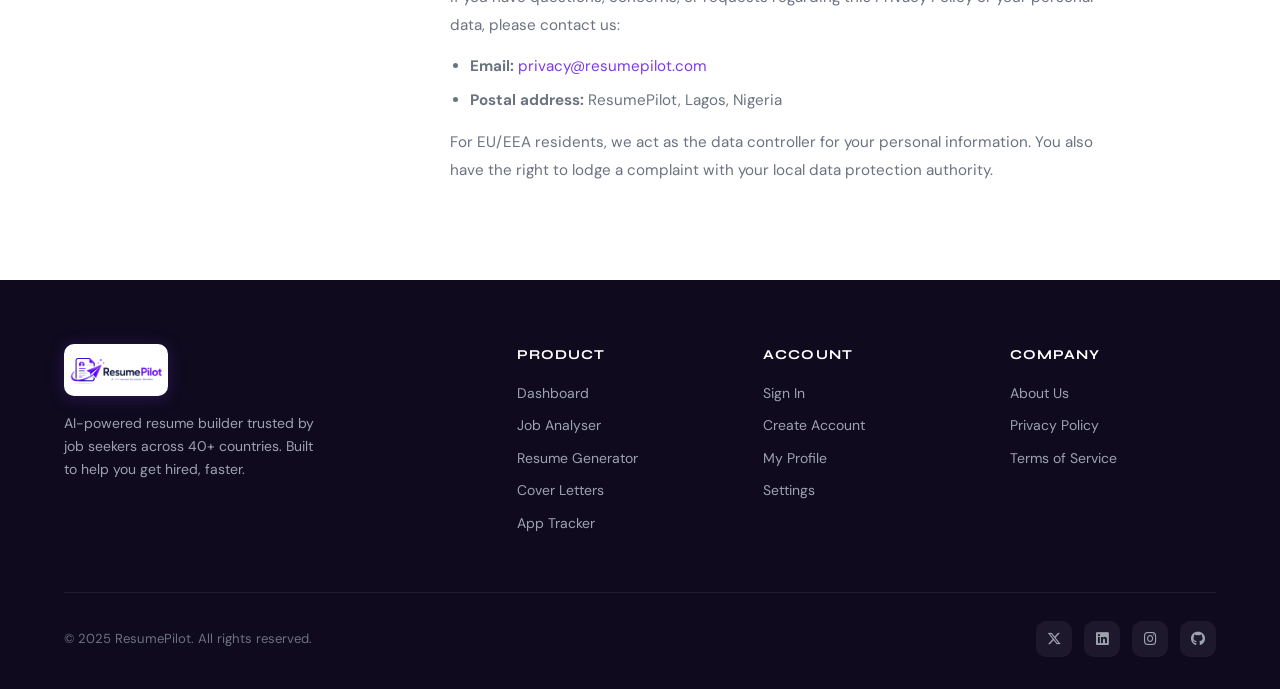
<file: privacy.html>
<!DOCTYPE html>
<html lang="en">
<head>
  <meta charset="UTF-8">
  <meta name="viewport" content="width=device-width, initial-scale=1.0">
  <title>Privacy Policy — ResumePilot</title>
  <link href="https://fonts.googleapis.com/css2?family=DM+Sans:wght@300;400;500;600;700&family=Syne:wght@400;600;700;800&display=swap" rel="stylesheet">
  <link rel="stylesheet" href="https://cdnjs.cloudflare.com/ajax/libs/font-awesome/6.5.0/css/all.min.css">
  <style>
    :root{--primary:#7C3AED;--primary-dark:#5B21B6;--primary-light:#F5F3FF;--text:#111827;--text-muted:#6B7280;--bg:#F9FAFB;--border:#E5E7EB;}
    *,*::before,*::after{box-sizing:border-box;margin:0;padding:0;}
    html{scroll-behavior:smooth;}
    body{font-family:'DM Sans',sans-serif;color:var(--text);background:#fff;line-height:1.6;}
    h1,h2,h3,h4{font-family:'Syne',sans-serif;}
    img{max-width:100%;}
    a{color:var(--primary);text-decoration:none;}
    a:hover{text-decoration:underline;}

    .nav{position:fixed;top:0;left:0;right:0;z-index:100;display:flex;align-items:center;justify-content:space-between;padding:0 5%;height:68px;background:rgba(255,255,255,0.92);backdrop-filter:blur(12px);border-bottom:1px solid rgba(229,231,235,0.6);}
    .nav-logo{display:flex;align-items:center;text-decoration:none;}
    .nav-logo-img{height:62px;width:auto;display:block;mix-blend-mode:multiply;filter:drop-shadow(0 1px 4px rgba(124,58,237,0.18));transition:filter .2s,transform .2s;}
    .nav-logo-img:hover{filter:drop-shadow(0 2px 8px rgba(124,58,237,0.32));transform:translateY(-1px);}
    .nav-links{display:flex;align-items:center;gap:8px;}
    .nav-link{padding:8px 16px;border-radius:8px;text-decoration:none;font-size:.9rem;font-weight:500;color:var(--text-muted);transition:all .2s;}
    .nav-link:hover{color:var(--primary);background:var(--primary-light);}
    .nav-cta{padding:9px 22px;border-radius:10px;background:var(--primary);color:#fff;text-decoration:none;font-weight:600;font-size:.9rem;transition:all .2s;box-shadow:0 4px 14px rgba(124,58,237,.3);}
    .nav-cta:hover{background:var(--primary-dark);transform:translateY(-1px);}
    .nav-mobile{display:none;background:none;border:none;font-size:1.25rem;color:var(--text);cursor:pointer;padding:8px;}

    .legal-hero{padding:120px 5% 56px;background:linear-gradient(160deg,#faf5ff 0%,#ede9fe 50%,#f0fdf4 100%);position:relative;overflow:hidden;}
    .legal-hero::before{content:'';position:absolute;inset:0;background:radial-gradient(ellipse 80% 60% at 50% 0%,rgba(124,58,237,.1) 0%,transparent 70%);}
    .legal-hero-inner{position:relative;max-width:800px;}
    .page-label{display:inline-flex;align-items:center;gap:7px;background:white;border:1px solid #e9d5ff;border-radius:30px;padding:6px 16px;font-size:.82rem;font-weight:600;color:var(--primary);margin-bottom:20px;box-shadow:0 2px 12px rgba(124,58,237,.1);}
    .legal-hero h1{font-size:clamp(2rem,4vw,3rem);font-weight:800;color:#0F0A1E;margin-bottom:14px;line-height:1.15;}
    .legal-hero .meta{font-size:.9rem;color:var(--text-muted);}

    .legal-layout{display:grid;grid-template-columns:240px 1fr;gap:56px;max-width:1100px;margin:0 auto;padding:64px 5% 96px;}

    /* SIDEBAR */
    .legal-sidebar{position:sticky;top:88px;height:fit-content;}
    .sidebar-title{font-size:.75rem;font-weight:700;text-transform:uppercase;letter-spacing:.1em;color:var(--text-muted);margin-bottom:14px;}
    .sidebar-nav{display:flex;flex-direction:column;gap:2px;}
    .sidebar-link{display:block;padding:8px 12px;border-radius:8px;font-size:.875rem;font-weight:500;color:var(--text-muted);text-decoration:none;transition:all .2s;border-left:2px solid transparent;}
    .sidebar-link:hover{color:var(--primary);background:var(--primary-light);border-color:var(--primary);}
    .sidebar-link.active{color:var(--primary);background:var(--primary-light);border-color:var(--primary);font-weight:600;}

    /* CONTENT */
    .legal-content{}
    .legal-section{margin-bottom:52px;scroll-margin-top:96px;}
    .legal-section:last-child{margin-bottom:0;}
    .legal-section h2{font-size:1.4rem;font-weight:800;color:#0F0A1E;margin-bottom:16px;padding-bottom:12px;border-bottom:1.5px solid var(--border);}
    .legal-section p{color:var(--text-muted);line-height:1.85;margin-bottom:14px;font-size:.95rem;}
    .legal-section p:last-child{margin-bottom:0;}
    .legal-section ul{padding-left:20px;margin:12px 0 14px;color:var(--text-muted);}
    .legal-section ul li{margin-bottom:8px;line-height:1.75;font-size:.95rem;}
    .legal-section h3{font-size:1.05rem;font-weight:700;color:#0F0A1E;margin:24px 0 10px;}
    .highlight-box{background:var(--primary-light);border:1.5px solid rgba(124,58,237,.2);border-radius:12px;padding:20px 24px;margin:20px 0;}
    .highlight-box p{color:var(--primary-dark);font-size:.9rem;margin:0;}
    .highlight-box i{margin-right:8px;}

    footer{background:#0F0A1E;color:#C4B5FD;padding:64px 5% 32px;}
    .footer-grid{display:grid;grid-template-columns:2fr 1fr 1fr 1fr;gap:40px;margin-bottom:48px;}
    .footer-logo{margin-bottom:16px;}
    .footer-logo-img{height:52px;width:auto;display:block;border-radius:10px;filter:brightness(1.1) drop-shadow(0 2px 8px rgba(124,58,237,.25));}
    .footer-desc{font-size:.875rem;color:#9CA3AF;line-height:1.65;max-width:260px;}
    .footer-col h4{font-family:'Syne',sans-serif;font-weight:700;font-size:.85rem;color:white;text-transform:uppercase;letter-spacing:.08em;margin-bottom:16px;}
    .footer-col a{display:block;font-size:.875rem;color:#9CA3AF;text-decoration:none;margin-bottom:10px;transition:color .15s;}
    .footer-col a:hover{color:white;}
    .footer-bottom{border-top:1px solid rgba(255,255,255,.08);padding-top:28px;display:flex;justify-content:space-between;align-items:center;flex-wrap:wrap;gap:12px;}
    .footer-copy{font-size:.82rem;color:#6B7280;}
    .footer-socials{display:flex;gap:12px;}
    .footer-social{width:36px;height:36px;border-radius:10px;background:rgba(255,255,255,.06);display:flex;align-items:center;justify-content:center;color:#9CA3AF;text-decoration:none;font-size:.9rem;transition:all .2s;}
    .footer-social:hover{background:var(--primary);color:white;}

    @media(max-width:900px){
      .legal-layout{grid-template-columns:1fr;}
      .legal-sidebar{position:relative;top:0;}
      .sidebar-nav{flex-direction:row;flex-wrap:wrap;gap:6px;}
      .sidebar-link{border-left:none;border-bottom:2px solid transparent;}
      .sidebar-link.active{border-left:none;border-bottom-color:var(--primary);}
    }
    @media(max-width:768px){
      .nav-links{display:none;}.nav-mobile{display:block;}
      .footer-grid{grid-template-columns:1fr 1fr;}
    }
    @media(max-width:480px){.footer-grid{grid-template-columns:1fr;}}
  </style>
</head>
<body>

<nav class="nav">
  <a href="index.html" class="nav-logo">
    <img src="images/resumepilot logo2.png" alt="ResumePilot" class="nav-logo-img">
  </a>
  <div class="nav-links">
    <a href="index.html#features" class="nav-link">Features</a>
    <a href="index.html#pricing" class="nav-link">Pricing</a>
    <a href="blog.html" class="nav-link">Blog</a>
    <a href="auth.html" class="nav-link">Sign In</a>
    <a href="auth.html" class="nav-cta">Get Started Free</a>
  </div>
  <button class="nav-mobile" onclick="document.querySelector('.nav-links').style.cssText='display:flex;flex-direction:column;position:fixed;top:68px;left:0;right:0;background:white;padding:20px;border-bottom:1px solid #e5e7eb;z-index:99;gap:4px;'"><i class="fas fa-bars"></i></button>
</nav>

<!-- HERO -->
<section class="legal-hero">
  <div class="legal-hero-inner">
    <div class="page-label"><i class="fas fa-shield-alt"></i> Legal</div>
    <h1>Privacy Policy</h1>
    <p class="meta">Last updated: <strong>1 January 2025</strong> &nbsp;·&nbsp; Effective: <strong>1 January 2025</strong></p>
  </div>
</section>

<!-- LAYOUT -->
<div class="legal-layout">

  <!-- SIDEBAR -->
  <aside class="legal-sidebar">
    <div class="sidebar-title">Contents</div>
    <nav class="sidebar-nav" id="sidebarNav">
      <a href="#intro" class="sidebar-link active">1. Introduction</a>
      <a href="#collect" class="sidebar-link">2. What We Collect</a>
      <a href="#use" class="sidebar-link">3. How We Use It</a>
      <a href="#sharing" class="sidebar-link">4. Data Sharing</a>
      <a href="#security" class="sidebar-link">5. Security</a>
      <a href="#retention" class="sidebar-link">6. Retention</a>
      <a href="#rights" class="sidebar-link">7. Your Rights</a>
      <a href="#cookies" class="sidebar-link">8. Cookies</a>
      <a href="#third-party" class="sidebar-link">9. Third Parties</a>
      <a href="#children" class="sidebar-link">10. Children</a>
      <a href="#changes" class="sidebar-link">11. Changes</a>
      <a href="#contact" class="sidebar-link">12. Contact Us</a>
    </nav>
  </aside>

  <!-- CONTENT -->
  <main class="legal-content">

    <div class="highlight-box">
      <p><i class="fas fa-info-circle"></i><strong>Plain-language summary:</strong> We collect your resume data and usage information to run ResumePilot. We never sell your personal data, never share it with employers without your action, and you can delete everything at any time. This policy explains the details.</p>
    </div>

    <div class="legal-section" id="intro">
      <h2>1. Introduction</h2>
      <p>ResumePilot ("we", "us", or "our") is committed to protecting your privacy. This Privacy Policy explains how we collect, use, disclose, and safeguard your information when you use our website at resumepilot.com and our related services (collectively, the "Service").</p>
      <p>Please read this policy carefully. If you do not agree with its terms, please discontinue use of the Service. By accessing or using ResumePilot, you acknowledge that you have read, understood, and agree to be bound by this Privacy Policy.</p>
    </div>

    <div class="legal-section" id="collect">
      <h2>2. Information We Collect</h2>
      <h3>Information you provide directly</h3>
      <ul>
        <li><strong>Account information:</strong> Name, email address, and password when you register.</li>
        <li><strong>Profile and resume data:</strong> Work history, education, skills, certifications, and any other information you enter to build your resume.</li>
        <li><strong>Job descriptions:</strong> Content you paste into the Job Analyser or Resume Generator.</li>
        <li><strong>Payment information:</strong> Billing details processed by our payment provider (Stripe). We do not store card numbers on our servers.</li>
        <li><strong>Communications:</strong> Messages you send to our support team.</li>
      </ul>
      <h3>Information collected automatically</h3>
      <ul>
        <li><strong>Usage data:</strong> Pages visited, features used, time spent, button clicks, and error logs.</li>
        <li><strong>Device data:</strong> Browser type, operating system, IP address, and referring URL.</li>
        <li><strong>Cookies:</strong> Session cookies and analytics cookies (see Section 8).</li>
      </ul>
    </div>

    <div class="legal-section" id="use">
      <h2>3. How We Use Your Information</h2>
      <p>We use the information we collect to:</p>
      <ul>
        <li>Provide, operate, and maintain the ResumePilot service</li>
        <li>Generate AI-tailored resumes and cover letters based on your data</li>
        <li>Process payments and manage your subscription</li>
        <li>Send transactional emails (receipts, password resets, account alerts)</li>
        <li>Send product update emails (you may opt out at any time)</li>
        <li>Analyse usage patterns to improve the Service</li>
        <li>Detect, prevent, and respond to fraud or security incidents</li>
        <li>Comply with legal obligations</li>
      </ul>
      <p>We do not use your resume content or job descriptions to train our AI models without explicit opt-in consent.</p>
    </div>

    <div class="legal-section" id="sharing">
      <h2>4. Data Sharing and Disclosure</h2>
      <p>We do not sell, trade, or rent your personal information to third parties. We may share your information only in the following limited circumstances:</p>
      <ul>
        <li><strong>Service providers:</strong> Trusted vendors who help us operate the Service (e.g., cloud hosting, payment processing, email delivery). They are contractually bound to protect your data and may not use it for their own purposes.</li>
        <li><strong>Legal requirements:</strong> If required by law, court order, or governmental authority.</li>
        <li><strong>Business transfers:</strong> If ResumePilot is acquired or merges with another company, your data may be transferred as part of that transaction. We will notify you before any such transfer takes effect.</li>
        <li><strong>Your explicit action:</strong> For example, if you choose to share a resume via a public link.</li>
      </ul>
    </div>

    <div class="legal-section" id="security">
      <h2>5. Data Security</h2>
      <p>We implement industry-standard security measures to protect your data:</p>
      <ul>
        <li>All data transmitted between your browser and our servers is encrypted using TLS (HTTPS)</li>
        <li>Passwords are hashed using bcrypt and never stored in plain text</li>
        <li>Database access is restricted and access-logged</li>
        <li>We conduct regular security reviews and penetration testing</li>
      </ul>
      <p>No method of transmission over the internet is 100% secure. While we strive to protect your data, we cannot guarantee absolute security. In the event of a data breach affecting your personal information, we will notify you as required by applicable law.</p>
    </div>

    <div class="legal-section" id="retention">
      <h2>6. Data Retention</h2>
      <p>We retain your personal data for as long as your account is active or as needed to provide the Service. You may delete your account at any time from <a href="settings.html">Settings → Account → Delete Account</a>.</p>
      <p>Upon account deletion, your profile, resume data, and cover letters are permanently removed from our systems within 30 days. Certain records may be retained for a longer period where required by law (e.g., financial records for tax compliance).</p>
    </div>

    <div class="legal-section" id="rights">
      <h2>7. Your Rights and Choices</h2>
      <p>Depending on your location, you may have the following rights regarding your personal data:</p>
      <ul>
        <li><strong>Access:</strong> Request a copy of the personal data we hold about you</li>
        <li><strong>Correction:</strong> Request that we correct inaccurate data</li>
        <li><strong>Deletion:</strong> Request deletion of your personal data ("right to be forgotten")</li>
        <li><strong>Portability:</strong> Request your data in a machine-readable format (via Settings → Export Data)</li>
        <li><strong>Objection:</strong> Object to certain processing activities, including marketing emails</li>
        <li><strong>Restriction:</strong> Request that we limit processing of your data in certain circumstances</li>
      </ul>
      <p>To exercise these rights, contact us at <a href="mailto:privacy@resumepilot.com">privacy@resumepilot.com</a>. We will respond within 30 days.</p>
    </div>

    <div class="legal-section" id="cookies">
      <h2>8. Cookies</h2>
      <p>We use cookies and similar tracking technologies to improve your experience:</p>
      <ul>
        <li><strong>Essential cookies:</strong> Required for the Service to function (e.g., session authentication). Cannot be disabled.</li>
        <li><strong>Analytics cookies:</strong> Help us understand how users interact with the Service (e.g., Google Analytics). You can opt out via your browser settings or <a href="https://tools.google.com/dlpage/gaoptout" target="_blank" rel="noopener noreferrer">Google's opt-out tool</a>.</li>
        <li><strong>Preference cookies:</strong> Remember your settings and preferences across sessions.</li>
      </ul>
      <p>You can control cookies through your browser settings. Disabling certain cookies may affect the functionality of the Service.</p>
    </div>

    <div class="legal-section" id="third-party">
      <h2>9. Third-Party Services</h2>
      <p>The Service integrates with the following third-party services, each governed by their own privacy policies:</p>
      <ul>
        <li><strong>Stripe</strong> — Payment processing</li>
        <li><strong>Google Analytics</strong> — Usage analytics</li>
        <li><strong>OpenAI / Anthropic</strong> — AI-powered resume and cover letter generation</li>
        <li><strong>Firebase</strong> — Authentication and data storage</li>
        <li><strong>Resend</strong> — Transactional email delivery</li>
      </ul>
      <p>We are not responsible for the privacy practices of these third parties and encourage you to review their respective privacy policies.</p>
    </div>

    <div class="legal-section" id="children">
      <h2>10. Children's Privacy</h2>
      <p>The Service is not directed at children under the age of 16. We do not knowingly collect personal information from children under 16. If you believe we have inadvertently collected information from a child, please contact us at <a href="mailto:privacy@resumepilot.com">privacy@resumepilot.com</a> and we will delete it promptly.</p>
    </div>

    <div class="legal-section" id="changes">
      <h2>11. Changes to This Policy</h2>
      <p>We may update this Privacy Policy from time to time. When we make material changes, we will notify you by email or via a prominent notice in the Service at least 14 days before the changes take effect. The "Last updated" date at the top of this page always reflects the most recent revision.</p>
      <p>Your continued use of the Service after any changes constitutes your acceptance of the updated policy.</p>
    </div>

    <div class="legal-section" id="contact">
      <h2>12. Contact Us</h2>
      <p>If you have questions, concerns, or requests regarding this Privacy Policy or your personal data, please contact us:</p>
      <ul>
        <li><strong>Email:</strong> <a href="mailto:privacy@resumepilot.com">privacy@resumepilot.com</a></li>
        <li><strong>Postal address:</strong> ResumePilot, Lagos, Nigeria</li>
      </ul>
      <p>For EU/EEA residents, we act as the data controller for your personal information. You also have the right to lodge a complaint with your local data protection authority.</p>
    </div>

  </main>
</div>

<footer>
  <div class="footer-grid">
    <div>
      <div class="footer-logo"><img src="images/resumepilot logo1.png" alt="ResumePilot" class="footer-logo-img"></div>
      <p class="footer-desc">AI-powered resume builder trusted by job seekers across 40+ countries. Built to help you get hired, faster.</p>
    </div>
    <div class="footer-col">
      <h4>Product</h4>
      <a href="dashboard.html">Dashboard</a>
      <a href="analyzer.html">Job Analyser</a>
      <a href="generator.html">Resume Generator</a>
      <a href="cover-letter.html">Cover Letters</a>
      <a href="tracker.html">App Tracker</a>
    </div>
    <div class="footer-col">
      <h4>Account</h4>
      <a href="auth.html">Sign In</a>
      <a href="auth.html">Create Account</a>
      <a href="profile.html">My Profile</a>
      <a href="settings.html">Settings</a>
    </div>
    <div class="footer-col">
      <h4>Company</h4>
      <a href="about.html">About Us</a>
      <a href="privacy.html">Privacy Policy</a>
      <a href="terms.html">Terms of Service</a>
    </div>
  </div>
  <div class="footer-bottom">
    <div class="footer-copy">© 2025 ResumePilot. All rights reserved.</div>
    <div class="footer-socials">
      <a href="#" class="footer-social"><i class="fab fa-x-twitter"></i></a>
      <a href="#" class="footer-social"><i class="fab fa-linkedin"></i></a>
      <a href="#" class="footer-social"><i class="fab fa-instagram"></i></a>
      <a href="#" class="footer-social"><i class="fab fa-github"></i></a>
    </div>
  </div>
</footer>

<script>
  const sections = document.querySelectorAll('.legal-section');
  const links = document.querySelectorAll('.sidebar-link');
  const obs = new IntersectionObserver(entries => {
    entries.forEach(e => {
      if (e.isIntersecting) {
        links.forEach(l => l.classList.remove('active'));
        const link = document.querySelector('.sidebar-link[href="#' + e.target.id + '"]');
        if (link) link.classList.add('active');
      }
    });
  }, { rootMargin: '-20% 0px -70% 0px' });
  sections.forEach(s => obs.observe(s));
</script>

</body>
</html>
</file>
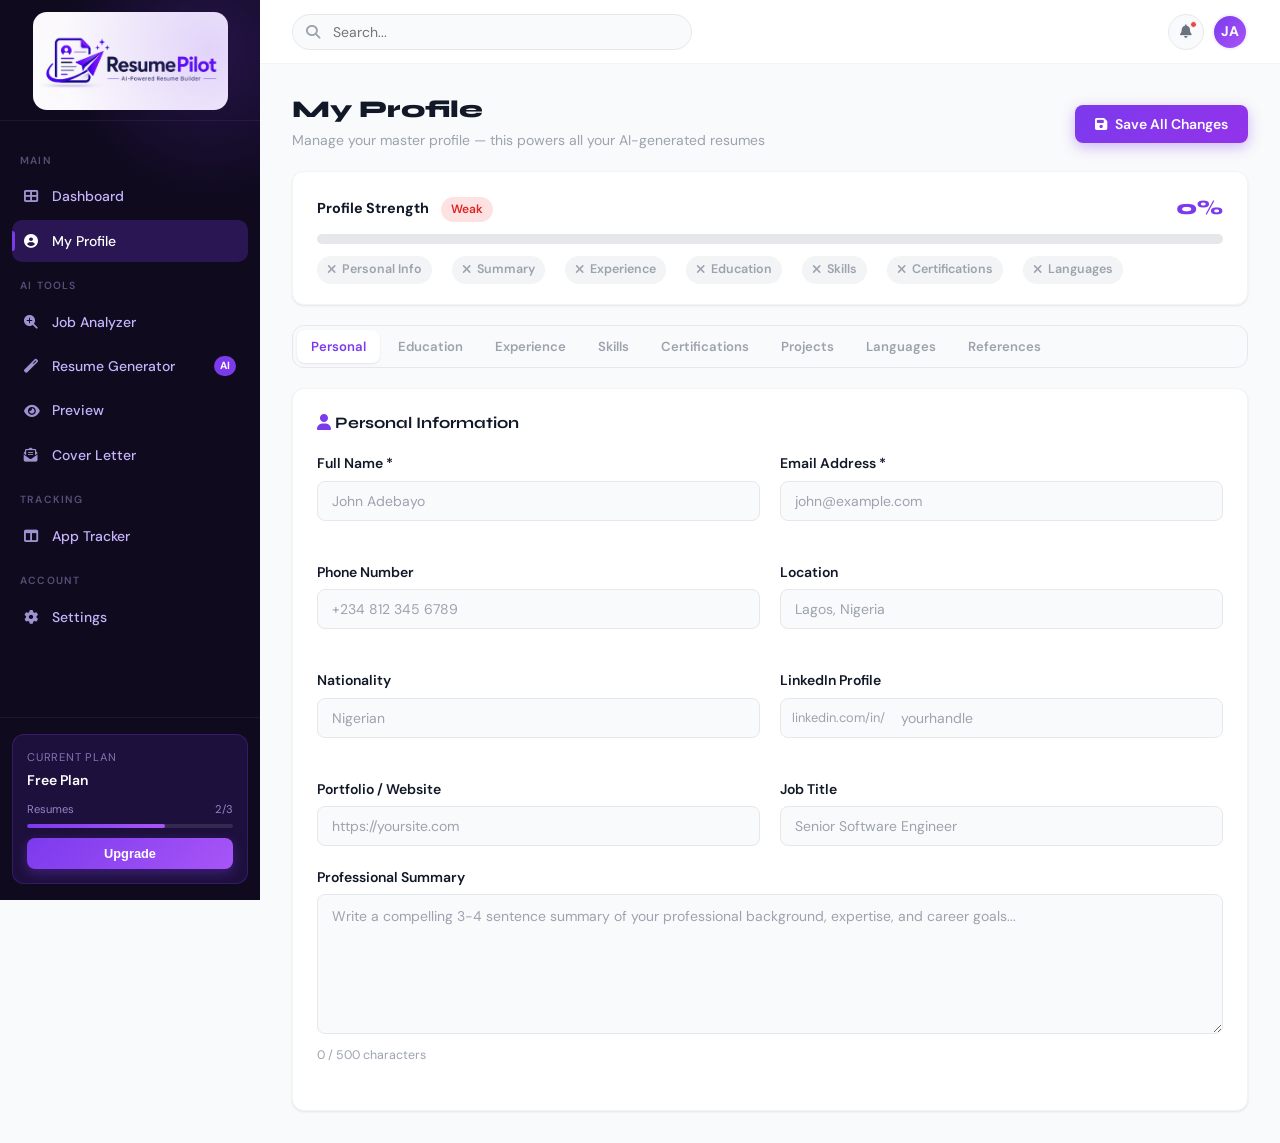
<file: profile.html>
<!DOCTYPE html>
<html lang="en">
<head>
  <meta charset="UTF-8">
  <meta name="viewport" content="width=device-width, initial-scale=1.0">
  <title>ResumePilot — My Profile</title>
  <link href="https://fonts.googleapis.com/css2?family=DM+Sans:wght@300;400;500;600;700&family=Syne:wght@400;600;700;800&display=swap" rel="stylesheet">
  <link rel="stylesheet" href="https://cdnjs.cloudflare.com/ajax/libs/font-awesome/6.5.0/css/all.min.css">
  <link rel="stylesheet" href="style.css">
  <link rel="stylesheet" href="profile.css">
</head>
<body>

<aside class="sidebar" id="sidebar">
  <div class="sidebar-logo">
    <img src="images/resumepilot logo1.png" alt="ResumePilot" class="sidebar-logo-img">
  </div>
  <nav class="sidebar-nav">
    <div class="nav-section-label">Main</div>
    <a href="dashboard.html" class="nav-item"><i class="fas fa-th-large"></i><span>Dashboard</span></a>
    <a href="profile.html" class="nav-item active"><i class="fas fa-user-circle"></i><span>My Profile</span></a>
    <div class="nav-section-label">AI Tools</div>
    <a href="analyzer.html" class="nav-item"><i class="fas fa-search-plus"></i><span>Job Analyzer</span></a>
    <a href="generator.html" class="nav-item"><i class="fas fa-magic"></i><span>Resume Generator</span><span class="nav-badge">AI</span></a>
    <a href="preview.html" class="nav-item"><i class="fas fa-eye"></i><span>Preview</span></a>
    <a href="cover-letter.html" class="nav-item"><i class="fas fa-envelope-open-text"></i><span>Cover Letter</span></a>
    <div class="nav-section-label">Tracking</div>
    <a href="tracker.html" class="nav-item"><i class="fas fa-columns"></i><span>App Tracker</span></a>
    <div class="nav-section-label">Account</div>
    <a href="settings.html" class="nav-item"><i class="fas fa-cog"></i><span>Settings</span></a>
    <a href="admin.html" class="nav-item"><i class="fas fa-shield-alt"></i><span>Admin</span></a>
  </nav>
  <div class="sidebar-footer">
    <div class="plan-card">
      <div class="plan-label">Current Plan</div><div class="plan-name">Free Plan</div>
      <div class="usage-bar-wrap">
        <div class="usage-bar-label"><span>Resumes</span><span>2/3</span></div>
        <div class="usage-bar"><div class="usage-bar-fill" data-width="67" style="width:0%"></div></div>
      </div>
      <button class="btn-upgrade" onclick="window.location.href='settings.html'">Upgrade</button>
    </div>
  </div>
</aside>

<nav class="navbar" id="navbar">
  <button class="sidebar-toggle" id="sidebarToggle" onclick="App.toggleSidebar()"><i class="fas fa-bars"></i></button>
  <div class="navbar-search"><i class="fas fa-search search-icon"></i><input type="text" placeholder="Search..."></div>
  <div class="navbar-actions">
    <div class="dropdown"><button class="navbar-btn" data-dropdown><i class="fas fa-bell"></i><span class="notif-dot"></span></button></div>
    <div class="dropdown">
      <div class="user-avatar" data-dropdown>JA</div>
      <div class="dropdown-menu">
        <a href="profile.html" class="dropdown-item"><i class="fas fa-user"></i> My Profile</a>
        <a href="settings.html" class="dropdown-item"><i class="fas fa-cog"></i> Settings</a>
        <div class="dropdown-divider"></div>
        <a class="dropdown-item danger" href="auth.html"><i class="fas fa-sign-out-alt"></i> Sign Out</a>
      </div>
    </div>
  </div>
</nav>

<div id="sidebarOverlay" style="display:none;position:fixed;inset:0;background:rgba(0,0,0,0.5);z-index:99;"></div>

<div class="main-content">
  <div class="page-content">

    <!-- HEADER -->
    <div class="profile-header slide-up">
      <div>
        <h1>My Profile</h1>
        <p>Manage your master profile — this powers all your AI-generated resumes</p>
      </div>
      <button class="btn btn-primary" onclick="saveProfile()"><i class="fas fa-save"></i> Save All Changes</button>
    </div>

    <!-- STRENGTH BAR -->
    <div class="profile-strength-wrap slide-up stagger-1">
      <div style="display:flex;justify-content:space-between;align-items:center;margin-bottom:10px;">
        <div>
          <span style="font-weight:700;font-size:0.9rem;">Profile Strength</span>
          <span class="badge badge-warning" style="margin-left:8px;" id="strengthLabel">Good</span>
        </div>
        <span style="font-family:'Syne',sans-serif;font-size:1.25rem;font-weight:800;color:var(--primary);" id="strengthPct">72%</span>
      </div>
      <div class="progress-bar" style="height:10px;">
        <div class="progress-fill" id="strengthBar" style="width:72%;background:linear-gradient(90deg,#7C3AED,#A855F7);"></div>
      </div>
      <div style="display:flex;gap:20px;margin-top:12px;flex-wrap:wrap;" id="strengthItems"></div>
    </div>

    <!-- PROFILE TABS -->
    <div class="profile-tabs slide-up stagger-2" id="profileTabsEl">
      <button class="profile-tab active" onclick="switchProfileTab('personal', this)">Personal</button>
      <button class="profile-tab" onclick="switchProfileTab('education', this)">Education</button>
      <button class="profile-tab" onclick="switchProfileTab('experience', this)">Experience</button>
      <button class="profile-tab" onclick="switchProfileTab('skills', this)">Skills</button>
      <button class="profile-tab" onclick="switchProfileTab('certifications', this)">Certifications</button>
      <button class="profile-tab" onclick="switchProfileTab('projects', this)">Projects</button>
      <button class="profile-tab" onclick="switchProfileTab('languages', this)">Languages</button>
      <button class="profile-tab" onclick="switchProfileTab('references', this)">References</button>
    </div>

    <!-- PERSONAL INFO -->
    <div class="profile-section active" id="tab-personal">
      <div class="card">
        <h3 class="card-title" style="margin-bottom:20px;"><i class="fas fa-user" style="color:var(--primary)"></i> Personal Information</h3>
        <div class="grid-2">
          <div class="form-group"><label class="form-label">Full Name *</label><input type="text" class="form-input" id="p_name" placeholder="John Adebayo"></div>
          <div class="form-group"><label class="form-label">Email Address *</label><input type="email" class="form-input" id="p_email" placeholder="john@example.com"></div>
          <div class="form-group"><label class="form-label">Phone Number</label><input type="tel" class="form-input" id="p_phone" placeholder="+234 812 345 6789"></div>
          <div class="form-group"><label class="form-label">Location</label><input type="text" class="form-input" id="p_location" placeholder="Lagos, Nigeria"></div>
          <div class="form-group"><label class="form-label">Nationality</label><input type="text" class="form-input" id="p_nationality" placeholder="Nigerian"></div>
          <div class="form-group"><label class="form-label">LinkedIn Profile</label>
            <div style="position:relative;"><span style="position:absolute;left:12px;top:50%;transform:translateY(-50%);color:var(--text-muted);font-size:0.8rem;">linkedin.com/in/</span>
            <input type="text" class="form-input" id="p_linkedin" placeholder="yourhandle" style="padding-left:120px;"></div>
          </div>
          <div class="form-group"><label class="form-label">Portfolio / Website</label><input type="url" class="form-input" id="p_portfolio" placeholder="https://yoursite.com"></div>
          <div class="form-group"><label class="form-label">Job Title</label><input type="text" class="form-input" id="p_title" placeholder="Senior Software Engineer"></div>
        </div>
        <div class="form-group">
          <label class="form-label">Professional Summary</label>
          <textarea class="form-textarea" id="p_summary" placeholder="Write a compelling 3-4 sentence summary of your professional background, expertise, and career goals..." style="min-height:140px;"></textarea>
          <div class="form-hint" id="summaryCount">0 / 500 characters</div>
        </div>
      </div>
    </div>

    <!-- EDUCATION -->
    <div class="profile-section" id="tab-education">
      <div class="card">
        <div class="card-header">
          <h3 class="card-title"><i class="fas fa-graduation-cap" style="color:var(--primary)"></i> Education</h3>
          <button class="btn btn-outline btn-sm" onclick="addEntry('education')"><i class="fas fa-plus"></i> Add Education</button>
        </div>
        <div id="educationList"></div>
      </div>
    </div>

    <!-- EXPERIENCE -->
    <div class="profile-section" id="tab-experience">
      <div class="card">
        <div class="card-header">
          <h3 class="card-title"><i class="fas fa-briefcase" style="color:var(--primary)"></i> Work Experience</h3>
          <button class="btn btn-outline btn-sm" onclick="addEntry('experience')"><i class="fas fa-plus"></i> Add Experience</button>
        </div>
        <div id="experienceList"></div>
      </div>
    </div>

    <!-- SKILLS -->
    <div class="profile-section" id="tab-skills">
      <div class="card">
        <h3 class="card-title" style="margin-bottom:20px;"><i class="fas fa-tools" style="color:var(--primary)"></i> Skills</h3>
        <div style="margin-bottom:28px;">
          <div class="form-label" style="margin-bottom:10px;">Technical Skills</div>
          <div class="tags-display" id="techSkillsDisplay"></div>
          <div style="display:flex;gap:8px;margin-top:10px;">
            <input type="text" class="form-input" id="newTechSkill" placeholder="Add skill (e.g. React, Python)" style="flex:1;" onkeydown="if(event.key==='Enter'){event.preventDefault();addSkill('technical');}">
            <button class="btn btn-outline" onclick="addSkill('technical')"><i class="fas fa-plus"></i></button>
          </div>
        </div>
        <div>
          <div class="form-label" style="margin-bottom:10px;">Soft Skills</div>
          <div class="tags-display" id="softSkillsDisplay"></div>
          <div style="display:flex;gap:8px;margin-top:10px;">
            <input type="text" class="form-input" id="newSoftSkill" placeholder="Add skill (e.g. Leadership, Communication)" style="flex:1;" onkeydown="if(event.key==='Enter'){event.preventDefault();addSkill('soft');}">
            <button class="btn btn-outline" onclick="addSkill('soft')"><i class="fas fa-plus"></i></button>
          </div>
        </div>
      </div>
    </div>

    <!-- CERTIFICATIONS -->
    <div class="profile-section" id="tab-certifications">
      <div class="card">
        <div class="card-header">
          <h3 class="card-title"><i class="fas fa-certificate" style="color:var(--primary)"></i> Certifications</h3>
          <button class="btn btn-outline btn-sm" onclick="addEntry('certifications')"><i class="fas fa-plus"></i> Add</button>
        </div>
        <div id="certificationsList"></div>
      </div>
    </div>

    <!-- PROJECTS -->
    <div class="profile-section" id="tab-projects">
      <div class="card">
        <div class="card-header">
          <h3 class="card-title"><i class="fas fa-rocket" style="color:var(--primary)"></i> Projects</h3>
          <button class="btn btn-outline btn-sm" onclick="addEntry('projects')"><i class="fas fa-plus"></i> Add Project</button>
        </div>
        <div id="projectsList"></div>
      </div>
    </div>

    <!-- LANGUAGES -->
    <div class="profile-section" id="tab-languages">
      <div class="card">
        <div class="card-header">
          <h3 class="card-title"><i class="fas fa-language" style="color:var(--primary)"></i> Languages</h3>
          <button class="btn btn-outline btn-sm" onclick="addEntry('languages')"><i class="fas fa-plus"></i> Add Language</button>
        </div>
        <div id="languagesList"></div>
      </div>
    </div>

    <!-- REFERENCES -->
    <div class="profile-section" id="tab-references">
      <div class="card">
        <div class="card-header">
          <h3 class="card-title"><i class="fas fa-user-tie" style="color:var(--primary)"></i> References</h3>
          <button class="btn btn-outline btn-sm" onclick="addEntry('references')"><i class="fas fa-plus"></i> Add Reference</button>
        </div>
        <div id="referencesList"></div>
      </div>
    </div>

  </div>
</div>

<nav class="bottom-nav">
  <a href="dashboard.html" class="bottom-nav-item"><i class="fas fa-home"></i><span>Home</span></a>
  <a href="analyzer.html" class="bottom-nav-item"><i class="fas fa-search"></i><span>Analyze</span></a>
  <a href="generator.html" class="bottom-nav-item"><i class="fas fa-magic"></i><span>Generate</span></a>
  <a href="tracker.html" class="bottom-nav-item"><i class="fas fa-columns"></i><span>Tracker</span></a>
  <a href="profile.html" class="bottom-nav-item active"><i class="fas fa-user"></i><span>Profile</span></a>
</nav>

<div id="toastContainer" class="toast-container"></div>

<script src="app.js"></script>
<script src="profile.js"></script>
</body>
</html>
</file>
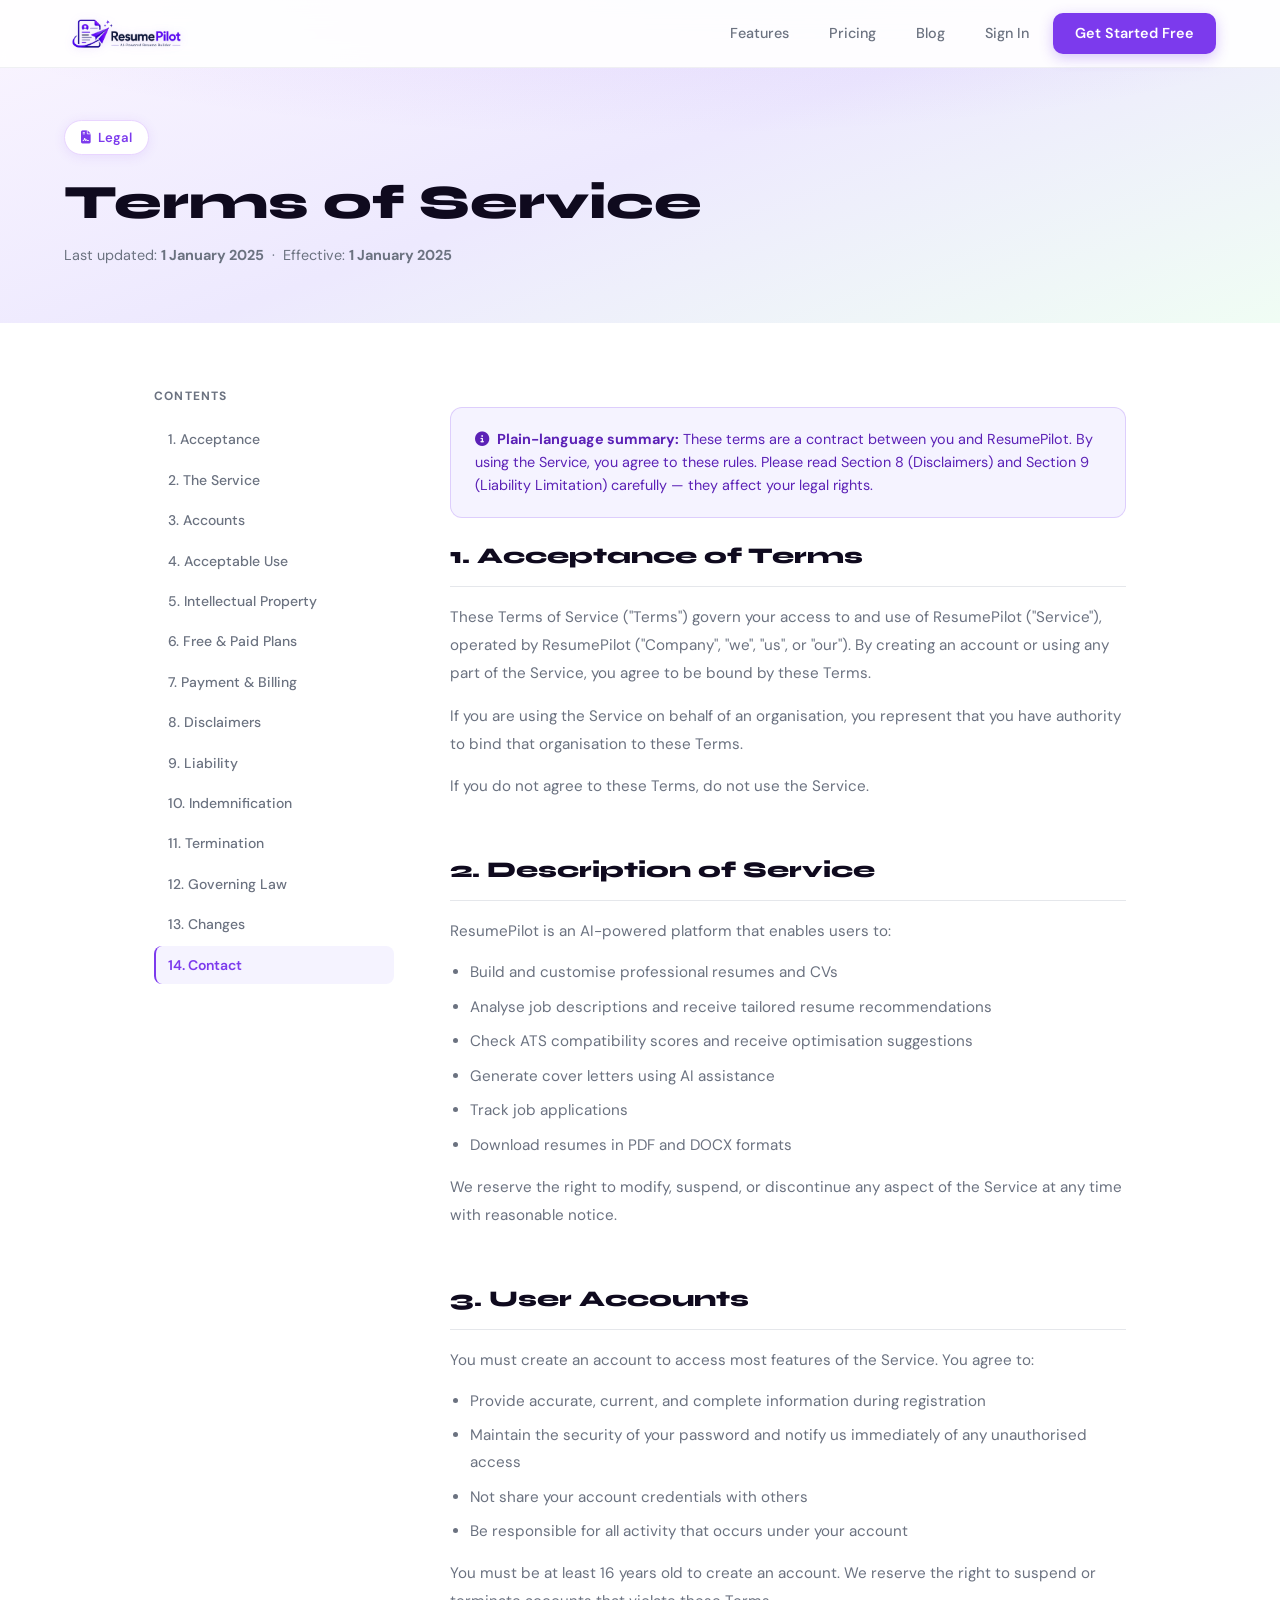
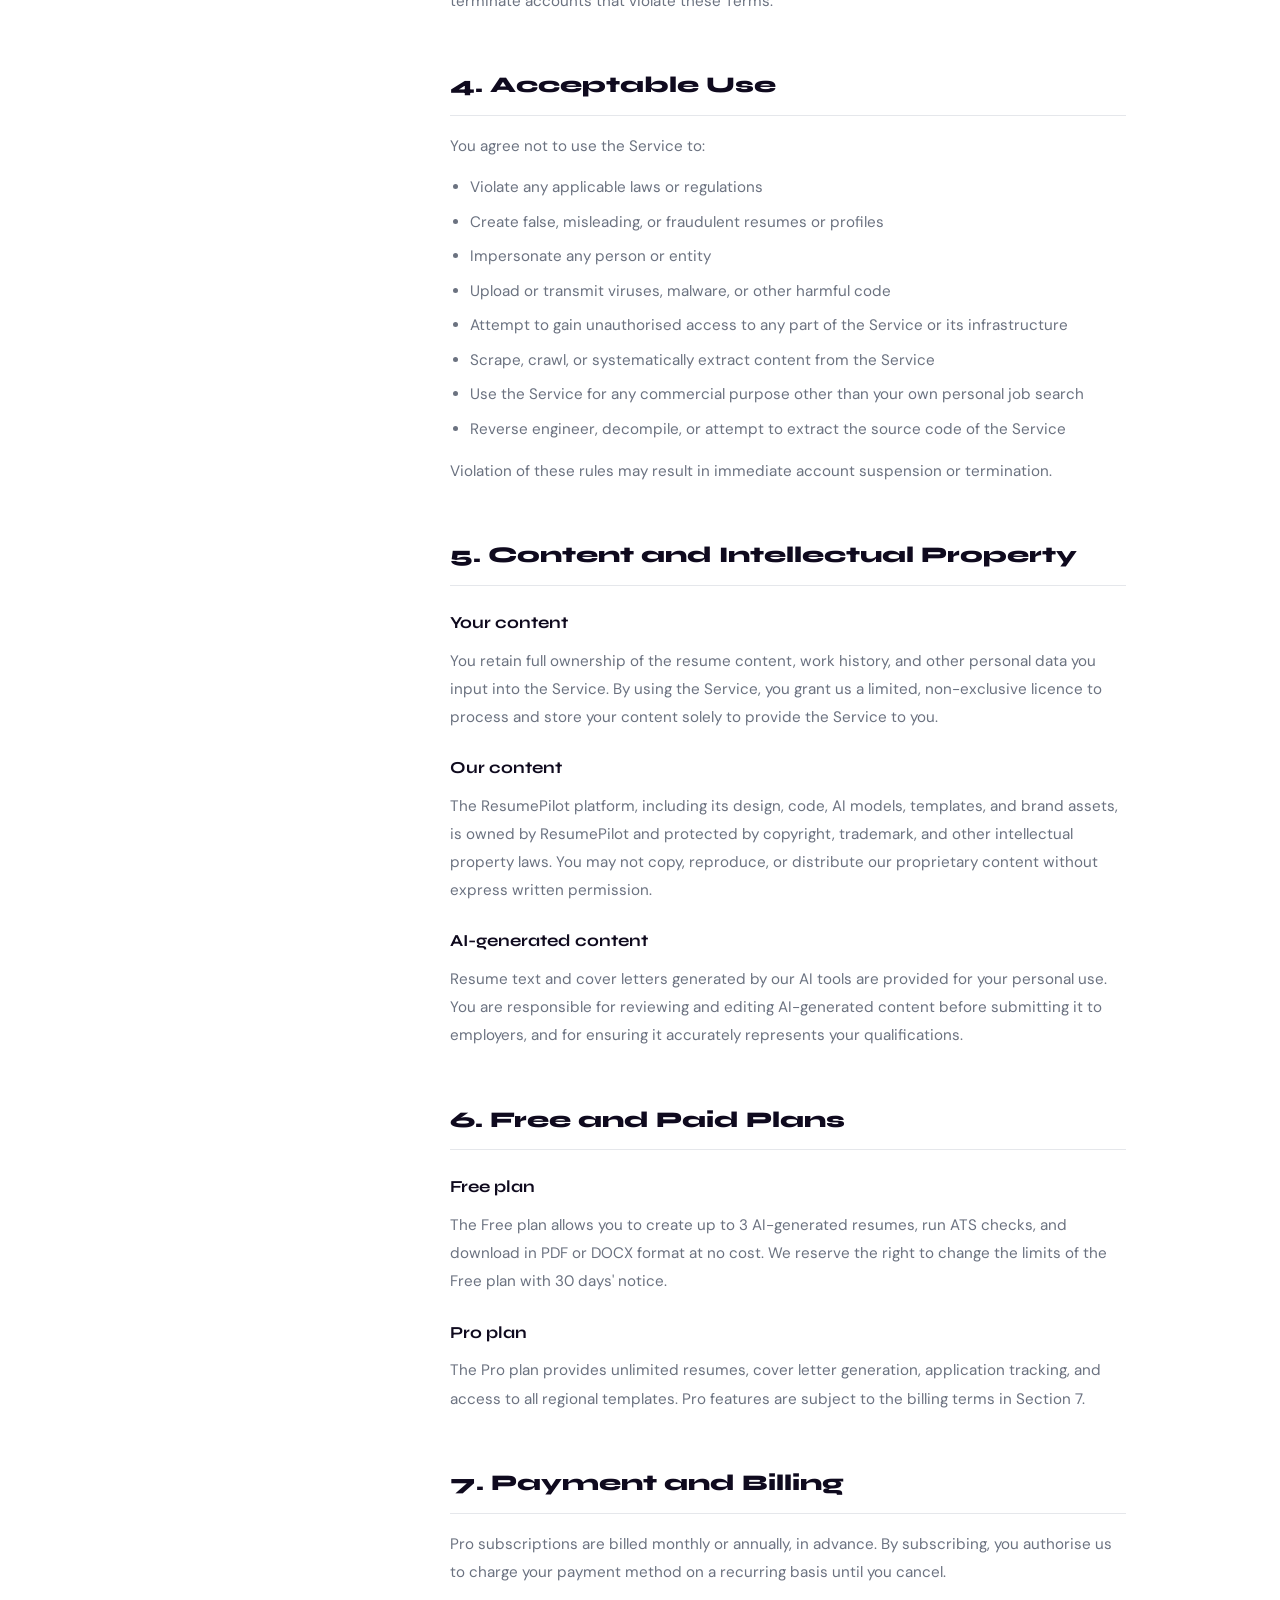
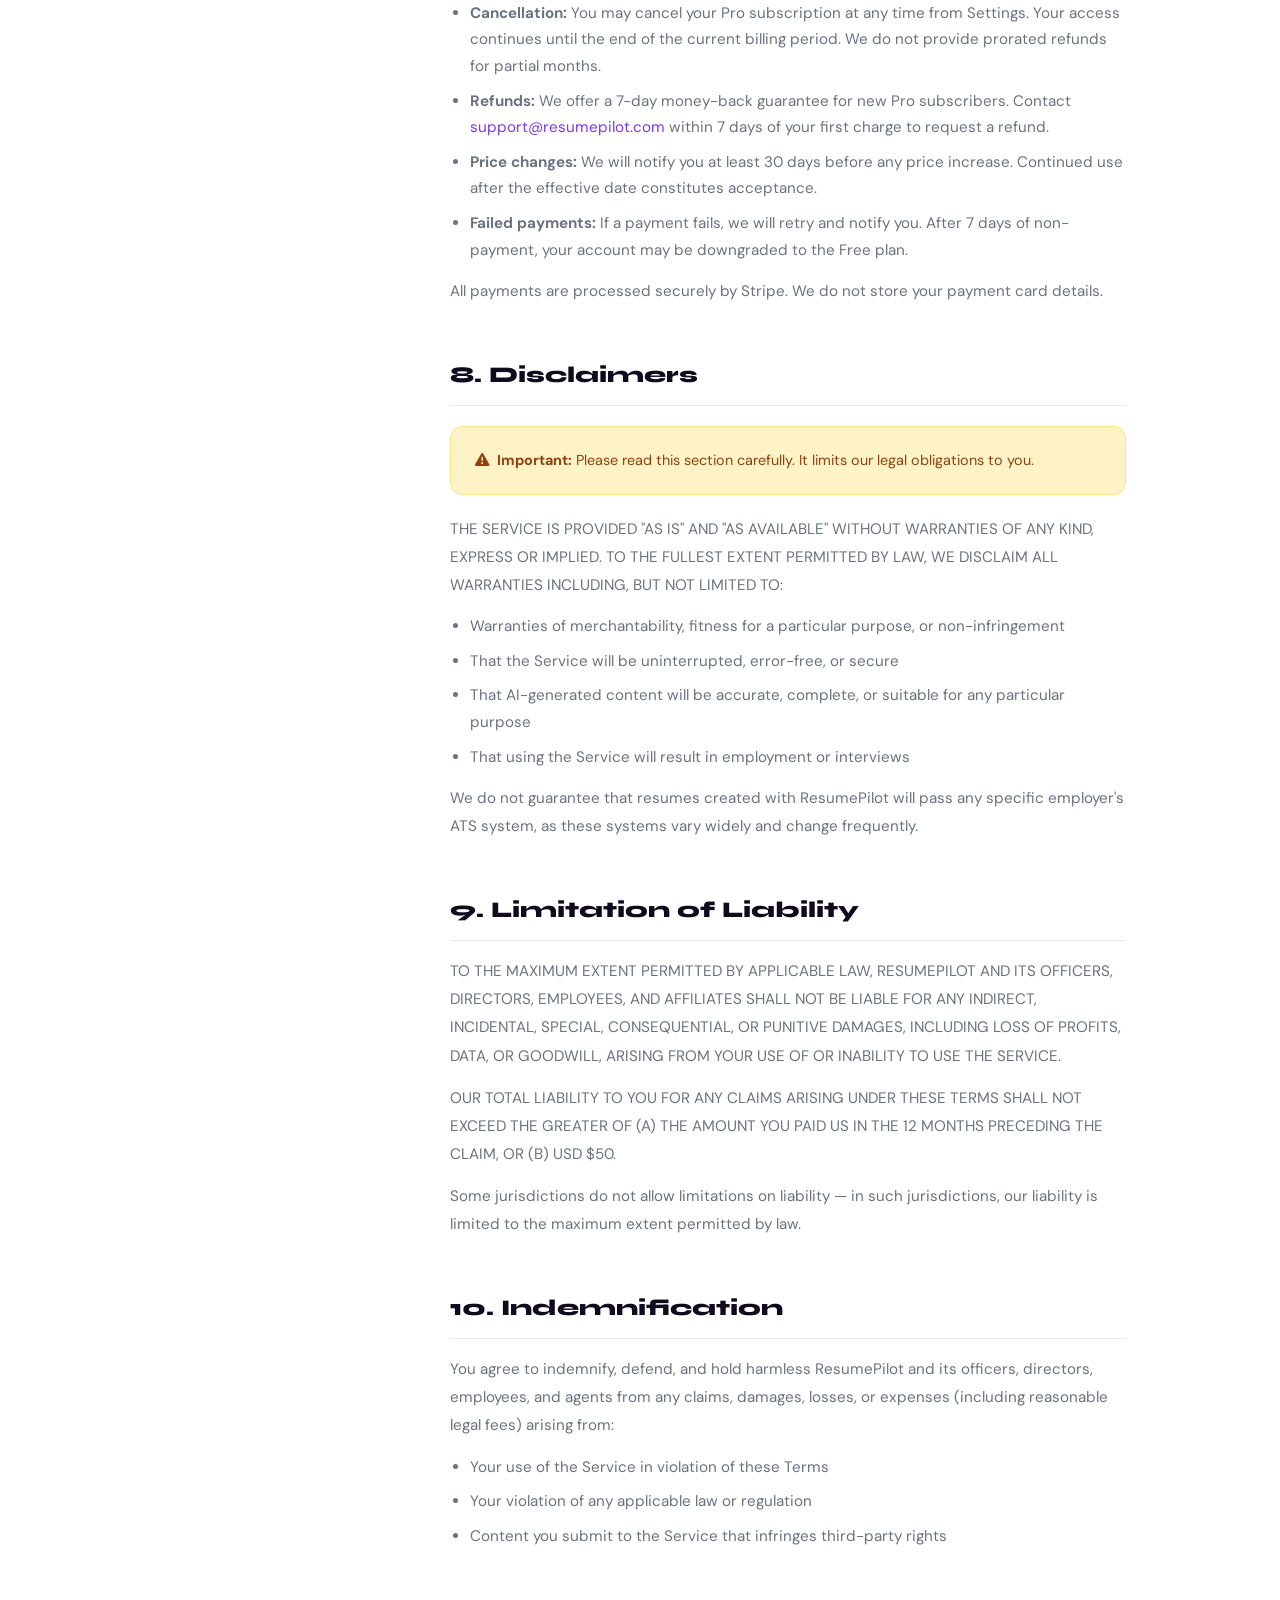
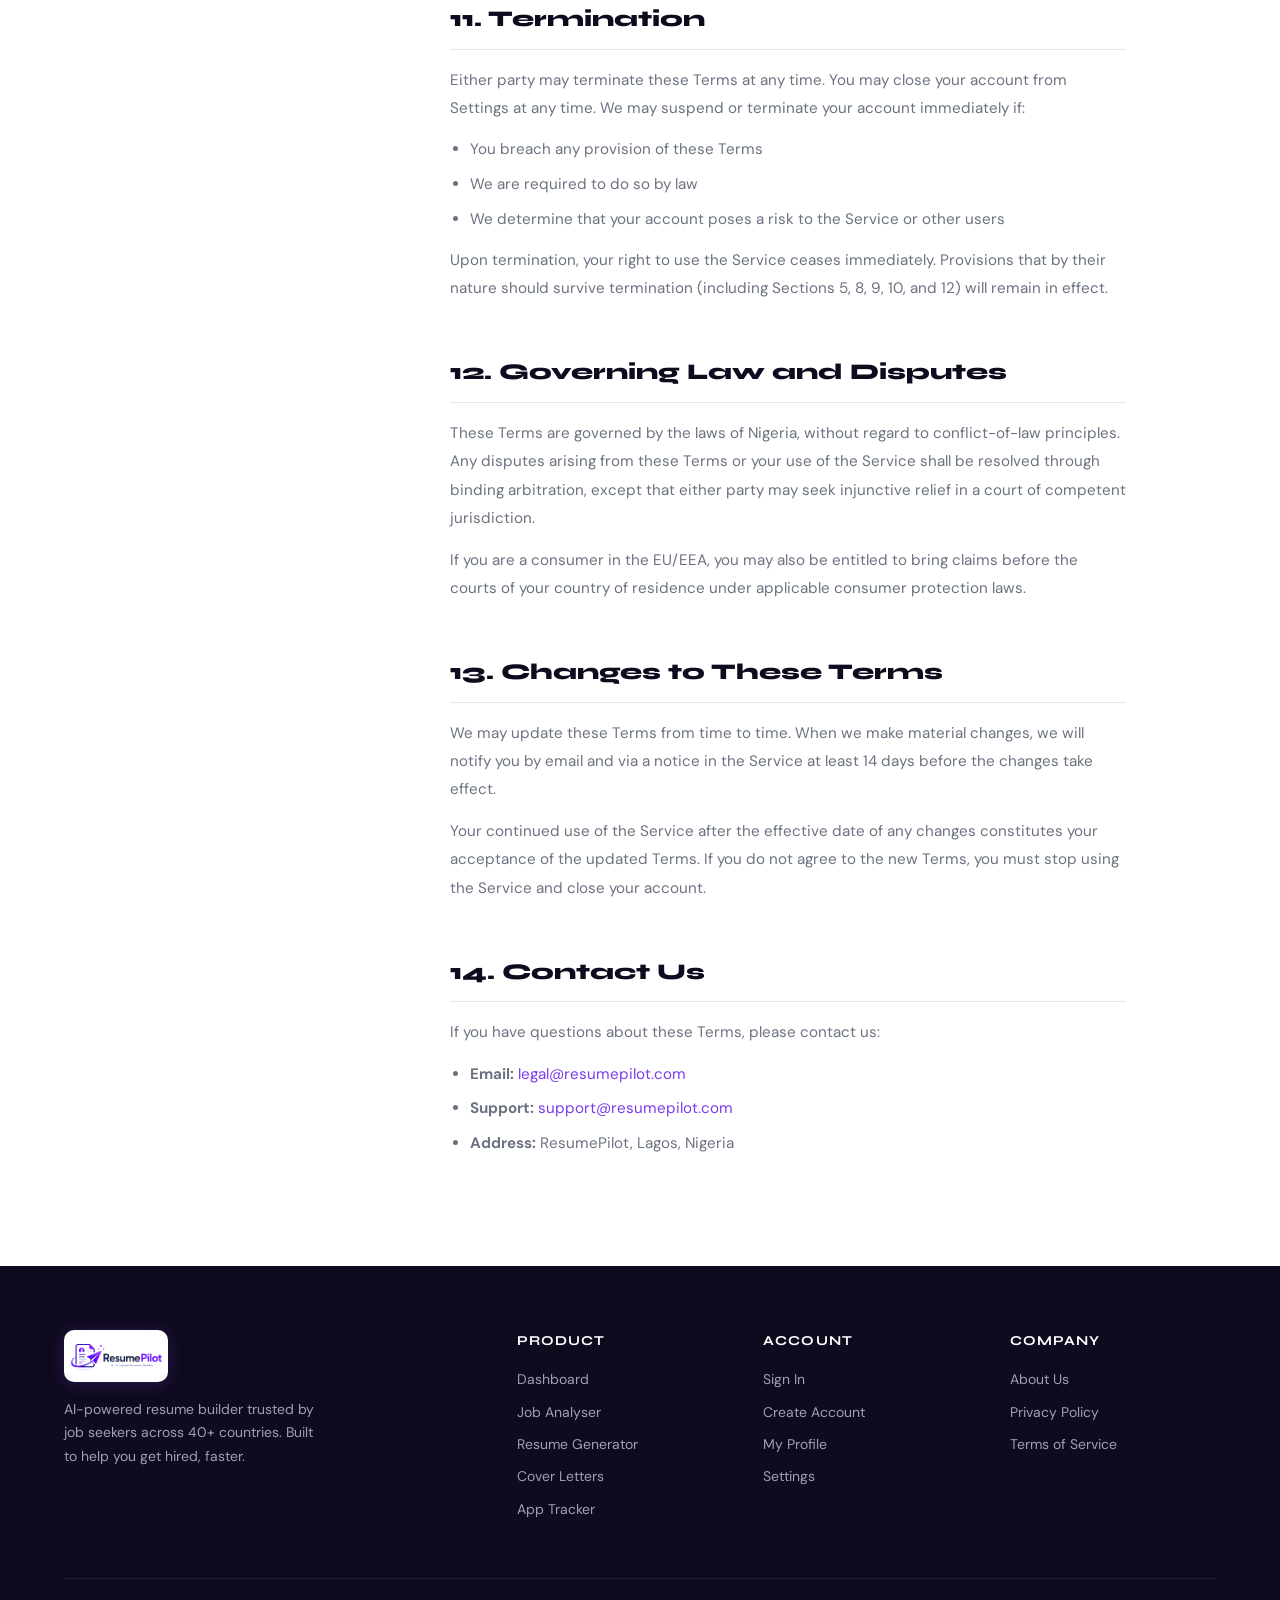
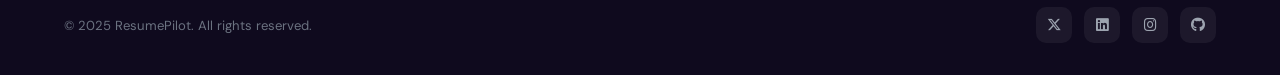
<file: terms.html>
<!DOCTYPE html>
<html lang="en">
<head>
  <meta charset="UTF-8">
  <meta name="viewport" content="width=device-width, initial-scale=1.0">
  <title>Terms of Service — ResumePilot</title>
  <link href="https://fonts.googleapis.com/css2?family=DM+Sans:wght@300;400;500;600;700&family=Syne:wght@400;600;700;800&display=swap" rel="stylesheet">
  <link rel="stylesheet" href="https://cdnjs.cloudflare.com/ajax/libs/font-awesome/6.5.0/css/all.min.css">
  <style>
    :root{--primary:#7C3AED;--primary-dark:#5B21B6;--primary-light:#F5F3FF;--text:#111827;--text-muted:#6B7280;--bg:#F9FAFB;--border:#E5E7EB;}
    *,*::before,*::after{box-sizing:border-box;margin:0;padding:0;}
    html{scroll-behavior:smooth;}
    body{font-family:'DM Sans',sans-serif;color:var(--text);background:#fff;line-height:1.6;}
    h1,h2,h3,h4{font-family:'Syne',sans-serif;}
    img{max-width:100%;}
    a{color:var(--primary);text-decoration:none;}
    a:hover{text-decoration:underline;}

    .nav{position:fixed;top:0;left:0;right:0;z-index:100;display:flex;align-items:center;justify-content:space-between;padding:0 5%;height:68px;background:rgba(255,255,255,0.92);backdrop-filter:blur(12px);border-bottom:1px solid rgba(229,231,235,0.6);}
    .nav-logo{display:flex;align-items:center;text-decoration:none;}
    .nav-logo-img{height:62px;width:auto;display:block;mix-blend-mode:multiply;filter:drop-shadow(0 1px 4px rgba(124,58,237,0.18));transition:filter .2s,transform .2s;}
    .nav-logo-img:hover{filter:drop-shadow(0 2px 8px rgba(124,58,237,0.32));transform:translateY(-1px);}
    .nav-links{display:flex;align-items:center;gap:8px;}
    .nav-link{padding:8px 16px;border-radius:8px;text-decoration:none;font-size:.9rem;font-weight:500;color:var(--text-muted);transition:all .2s;}
    .nav-link:hover{color:var(--primary);background:var(--primary-light);}
    .nav-cta{padding:9px 22px;border-radius:10px;background:var(--primary);color:#fff;text-decoration:none;font-weight:600;font-size:.9rem;transition:all .2s;box-shadow:0 4px 14px rgba(124,58,237,.3);}
    .nav-cta:hover{background:var(--primary-dark);transform:translateY(-1px);}
    .nav-mobile{display:none;background:none;border:none;font-size:1.25rem;color:var(--text);cursor:pointer;padding:8px;}

    .legal-hero{padding:120px 5% 56px;background:linear-gradient(160deg,#faf5ff 0%,#ede9fe 50%,#f0fdf4 100%);position:relative;overflow:hidden;}
    .legal-hero::before{content:'';position:absolute;inset:0;background:radial-gradient(ellipse 80% 60% at 50% 0%,rgba(124,58,237,.1) 0%,transparent 70%);}
    .legal-hero-inner{position:relative;max-width:800px;}
    .page-label{display:inline-flex;align-items:center;gap:7px;background:white;border:1px solid #e9d5ff;border-radius:30px;padding:6px 16px;font-size:.82rem;font-weight:600;color:var(--primary);margin-bottom:20px;box-shadow:0 2px 12px rgba(124,58,237,.1);}
    .legal-hero h1{font-size:clamp(2rem,4vw,3rem);font-weight:800;color:#0F0A1E;margin-bottom:14px;line-height:1.15;}
    .legal-hero .meta{font-size:.9rem;color:var(--text-muted);}

    .legal-layout{display:grid;grid-template-columns:240px 1fr;gap:56px;max-width:1100px;margin:0 auto;padding:64px 5% 96px;}

    .legal-sidebar{position:sticky;top:88px;height:fit-content;}
    .sidebar-title{font-size:.75rem;font-weight:700;text-transform:uppercase;letter-spacing:.1em;color:var(--text-muted);margin-bottom:14px;}
    .sidebar-nav{display:flex;flex-direction:column;gap:2px;}
    .sidebar-link{display:block;padding:8px 12px;border-radius:8px;font-size:.875rem;font-weight:500;color:var(--text-muted);text-decoration:none;transition:all .2s;border-left:2px solid transparent;}
    .sidebar-link:hover{color:var(--primary);background:var(--primary-light);border-color:var(--primary);}
    .sidebar-link.active{color:var(--primary);background:var(--primary-light);border-color:var(--primary);font-weight:600;}

    .legal-section{margin-bottom:52px;scroll-margin-top:96px;}
    .legal-section:last-child{margin-bottom:0;}
    .legal-section h2{font-size:1.4rem;font-weight:800;color:#0F0A1E;margin-bottom:16px;padding-bottom:12px;border-bottom:1.5px solid var(--border);}
    .legal-section p{color:var(--text-muted);line-height:1.85;margin-bottom:14px;font-size:.95rem;}
    .legal-section p:last-child{margin-bottom:0;}
    .legal-section ul{padding-left:20px;margin:12px 0 14px;color:var(--text-muted);}
    .legal-section ul li{margin-bottom:8px;line-height:1.75;font-size:.95rem;}
    .legal-section h3{font-size:1.05rem;font-weight:700;color:#0F0A1E;margin:24px 0 10px;}
    .highlight-box{background:var(--primary-light);border:1.5px solid rgba(124,58,237,.2);border-radius:12px;padding:20px 24px;margin:20px 0;}
    .highlight-box p{color:var(--primary-dark);font-size:.9rem;margin:0;}
    .highlight-box i{margin-right:8px;}
    .warn-box{background:#FEF3C7;border:1.5px solid #FDE68A;border-radius:12px;padding:20px 24px;margin:20px 0;}
    .warn-box p{color:#92400E;font-size:.9rem;margin:0;}
    .warn-box i{margin-right:8px;}

    footer{background:#0F0A1E;color:#C4B5FD;padding:64px 5% 32px;}
    .footer-grid{display:grid;grid-template-columns:2fr 1fr 1fr 1fr;gap:40px;margin-bottom:48px;}
    .footer-logo{margin-bottom:16px;}
    .footer-logo-img{height:52px;width:auto;display:block;border-radius:10px;filter:brightness(1.1) drop-shadow(0 2px 8px rgba(124,58,237,.25));}
    .footer-desc{font-size:.875rem;color:#9CA3AF;line-height:1.65;max-width:260px;}
    .footer-col h4{font-family:'Syne',sans-serif;font-weight:700;font-size:.85rem;color:white;text-transform:uppercase;letter-spacing:.08em;margin-bottom:16px;}
    .footer-col a{display:block;font-size:.875rem;color:#9CA3AF;text-decoration:none;margin-bottom:10px;transition:color .15s;}
    .footer-col a:hover{color:white;}
    .footer-bottom{border-top:1px solid rgba(255,255,255,.08);padding-top:28px;display:flex;justify-content:space-between;align-items:center;flex-wrap:wrap;gap:12px;}
    .footer-copy{font-size:.82rem;color:#6B7280;}
    .footer-socials{display:flex;gap:12px;}
    .footer-social{width:36px;height:36px;border-radius:10px;background:rgba(255,255,255,.06);display:flex;align-items:center;justify-content:center;color:#9CA3AF;text-decoration:none;font-size:.9rem;transition:all .2s;}
    .footer-social:hover{background:var(--primary);color:white;}

    @media(max-width:900px){
      .legal-layout{grid-template-columns:1fr;}
      .legal-sidebar{position:relative;top:0;}
      .sidebar-nav{flex-direction:row;flex-wrap:wrap;gap:6px;}
      .sidebar-link{border-left:none;border-bottom:2px solid transparent;}
      .sidebar-link.active{border-left:none;border-bottom-color:var(--primary);}
    }
    @media(max-width:768px){
      .nav-links{display:none;}.nav-mobile{display:block;}
      .footer-grid{grid-template-columns:1fr 1fr;}
    }
    @media(max-width:480px){.footer-grid{grid-template-columns:1fr;}}
  </style>
</head>
<body>

<nav class="nav">
  <a href="index.html" class="nav-logo">
    <img src="images/resumepilot logo2.png" alt="ResumePilot" class="nav-logo-img">
  </a>
  <div class="nav-links">
    <a href="index.html#features" class="nav-link">Features</a>
    <a href="index.html#pricing" class="nav-link">Pricing</a>
    <a href="blog.html" class="nav-link">Blog</a>
    <a href="auth.html" class="nav-link">Sign In</a>
    <a href="auth.html" class="nav-cta">Get Started Free</a>
  </div>
  <button class="nav-mobile" onclick="document.querySelector('.nav-links').style.cssText='display:flex;flex-direction:column;position:fixed;top:68px;left:0;right:0;background:white;padding:20px;border-bottom:1px solid #e5e7eb;z-index:99;gap:4px;'"><i class="fas fa-bars"></i></button>
</nav>

<!-- HERO -->
<section class="legal-hero">
  <div class="legal-hero-inner">
    <div class="page-label"><i class="fas fa-file-contract"></i> Legal</div>
    <h1>Terms of Service</h1>
    <p class="meta">Last updated: <strong>1 January 2025</strong> &nbsp;·&nbsp; Effective: <strong>1 January 2025</strong></p>
  </div>
</section>

<!-- LAYOUT -->
<div class="legal-layout">

  <!-- SIDEBAR -->
  <aside class="legal-sidebar">
    <div class="sidebar-title">Contents</div>
    <nav class="sidebar-nav" id="sidebarNav">
      <a href="#acceptance" class="sidebar-link active">1. Acceptance</a>
      <a href="#service" class="sidebar-link">2. The Service</a>
      <a href="#accounts" class="sidebar-link">3. Accounts</a>
      <a href="#acceptable-use" class="sidebar-link">4. Acceptable Use</a>
      <a href="#ip" class="sidebar-link">5. Intellectual Property</a>
      <a href="#plans" class="sidebar-link">6. Free & Paid Plans</a>
      <a href="#payment" class="sidebar-link">7. Payment & Billing</a>
      <a href="#disclaimers" class="sidebar-link">8. Disclaimers</a>
      <a href="#liability" class="sidebar-link">9. Liability</a>
      <a href="#indemnification" class="sidebar-link">10. Indemnification</a>
      <a href="#termination" class="sidebar-link">11. Termination</a>
      <a href="#governing-law" class="sidebar-link">12. Governing Law</a>
      <a href="#changes" class="sidebar-link">13. Changes</a>
      <a href="#contact" class="sidebar-link">14. Contact</a>
    </nav>
  </aside>

  <!-- CONTENT -->
  <main class="legal-content">

    <div class="highlight-box">
      <p><i class="fas fa-info-circle"></i><strong>Plain-language summary:</strong> These terms are a contract between you and ResumePilot. By using the Service, you agree to these rules. Please read Section 8 (Disclaimers) and Section 9 (Liability Limitation) carefully — they affect your legal rights.</p>
    </div>

    <div class="legal-section" id="acceptance">
      <h2>1. Acceptance of Terms</h2>
      <p>These Terms of Service ("Terms") govern your access to and use of ResumePilot ("Service"), operated by ResumePilot ("Company", "we", "us", or "our"). By creating an account or using any part of the Service, you agree to be bound by these Terms.</p>
      <p>If you are using the Service on behalf of an organisation, you represent that you have authority to bind that organisation to these Terms.</p>
      <p>If you do not agree to these Terms, do not use the Service.</p>
    </div>

    <div class="legal-section" id="service">
      <h2>2. Description of Service</h2>
      <p>ResumePilot is an AI-powered platform that enables users to:</p>
      <ul>
        <li>Build and customise professional resumes and CVs</li>
        <li>Analyse job descriptions and receive tailored resume recommendations</li>
        <li>Check ATS compatibility scores and receive optimisation suggestions</li>
        <li>Generate cover letters using AI assistance</li>
        <li>Track job applications</li>
        <li>Download resumes in PDF and DOCX formats</li>
      </ul>
      <p>We reserve the right to modify, suspend, or discontinue any aspect of the Service at any time with reasonable notice.</p>
    </div>

    <div class="legal-section" id="accounts">
      <h2>3. User Accounts</h2>
      <p>You must create an account to access most features of the Service. You agree to:</p>
      <ul>
        <li>Provide accurate, current, and complete information during registration</li>
        <li>Maintain the security of your password and notify us immediately of any unauthorised access</li>
        <li>Not share your account credentials with others</li>
        <li>Be responsible for all activity that occurs under your account</li>
      </ul>
      <p>You must be at least 16 years old to create an account. We reserve the right to suspend or terminate accounts that violate these Terms.</p>
    </div>

    <div class="legal-section" id="acceptable-use">
      <h2>4. Acceptable Use</h2>
      <p>You agree not to use the Service to:</p>
      <ul>
        <li>Violate any applicable laws or regulations</li>
        <li>Create false, misleading, or fraudulent resumes or profiles</li>
        <li>Impersonate any person or entity</li>
        <li>Upload or transmit viruses, malware, or other harmful code</li>
        <li>Attempt to gain unauthorised access to any part of the Service or its infrastructure</li>
        <li>Scrape, crawl, or systematically extract content from the Service</li>
        <li>Use the Service for any commercial purpose other than your own personal job search</li>
        <li>Reverse engineer, decompile, or attempt to extract the source code of the Service</li>
      </ul>
      <p>Violation of these rules may result in immediate account suspension or termination.</p>
    </div>

    <div class="legal-section" id="ip">
      <h2>5. Content and Intellectual Property</h2>
      <h3>Your content</h3>
      <p>You retain full ownership of the resume content, work history, and other personal data you input into the Service. By using the Service, you grant us a limited, non-exclusive licence to process and store your content solely to provide the Service to you.</p>
      <h3>Our content</h3>
      <p>The ResumePilot platform, including its design, code, AI models, templates, and brand assets, is owned by ResumePilot and protected by copyright, trademark, and other intellectual property laws. You may not copy, reproduce, or distribute our proprietary content without express written permission.</p>
      <h3>AI-generated content</h3>
      <p>Resume text and cover letters generated by our AI tools are provided for your personal use. You are responsible for reviewing and editing AI-generated content before submitting it to employers, and for ensuring it accurately represents your qualifications.</p>
    </div>

    <div class="legal-section" id="plans">
      <h2>6. Free and Paid Plans</h2>
      <h3>Free plan</h3>
      <p>The Free plan allows you to create up to 3 AI-generated resumes, run ATS checks, and download in PDF or DOCX format at no cost. We reserve the right to change the limits of the Free plan with 30 days' notice.</p>
      <h3>Pro plan</h3>
      <p>The Pro plan provides unlimited resumes, cover letter generation, application tracking, and access to all regional templates. Pro features are subject to the billing terms in Section 7.</p>
    </div>

    <div class="legal-section" id="payment">
      <h2>7. Payment and Billing</h2>
      <p>Pro subscriptions are billed monthly or annually, in advance. By subscribing, you authorise us to charge your payment method on a recurring basis until you cancel.</p>
      <ul>
        <li><strong>Cancellation:</strong> You may cancel your Pro subscription at any time from Settings. Your access continues until the end of the current billing period. We do not provide prorated refunds for partial months.</li>
        <li><strong>Refunds:</strong> We offer a 7-day money-back guarantee for new Pro subscribers. Contact <a href="mailto:support@resumepilot.com">support@resumepilot.com</a> within 7 days of your first charge to request a refund.</li>
        <li><strong>Price changes:</strong> We will notify you at least 30 days before any price increase. Continued use after the effective date constitutes acceptance.</li>
        <li><strong>Failed payments:</strong> If a payment fails, we will retry and notify you. After 7 days of non-payment, your account may be downgraded to the Free plan.</li>
      </ul>
      <p>All payments are processed securely by Stripe. We do not store your payment card details.</p>
    </div>

    <div class="legal-section" id="disclaimers">
      <h2>8. Disclaimers</h2>
      <div class="warn-box">
        <p><i class="fas fa-exclamation-triangle"></i><strong>Important:</strong> Please read this section carefully. It limits our legal obligations to you.</p>
      </div>
      <p>THE SERVICE IS PROVIDED "AS IS" AND "AS AVAILABLE" WITHOUT WARRANTIES OF ANY KIND, EXPRESS OR IMPLIED. TO THE FULLEST EXTENT PERMITTED BY LAW, WE DISCLAIM ALL WARRANTIES INCLUDING, BUT NOT LIMITED TO:</p>
      <ul>
        <li>Warranties of merchantability, fitness for a particular purpose, or non-infringement</li>
        <li>That the Service will be uninterrupted, error-free, or secure</li>
        <li>That AI-generated content will be accurate, complete, or suitable for any particular purpose</li>
        <li>That using the Service will result in employment or interviews</li>
      </ul>
      <p>We do not guarantee that resumes created with ResumePilot will pass any specific employer's ATS system, as these systems vary widely and change frequently.</p>
    </div>

    <div class="legal-section" id="liability">
      <h2>9. Limitation of Liability</h2>
      <p>TO THE MAXIMUM EXTENT PERMITTED BY APPLICABLE LAW, RESUMEPILOT AND ITS OFFICERS, DIRECTORS, EMPLOYEES, AND AFFILIATES SHALL NOT BE LIABLE FOR ANY INDIRECT, INCIDENTAL, SPECIAL, CONSEQUENTIAL, OR PUNITIVE DAMAGES, INCLUDING LOSS OF PROFITS, DATA, OR GOODWILL, ARISING FROM YOUR USE OF OR INABILITY TO USE THE SERVICE.</p>
      <p>OUR TOTAL LIABILITY TO YOU FOR ANY CLAIMS ARISING UNDER THESE TERMS SHALL NOT EXCEED THE GREATER OF (A) THE AMOUNT YOU PAID US IN THE 12 MONTHS PRECEDING THE CLAIM, OR (B) USD $50.</p>
      <p>Some jurisdictions do not allow limitations on liability — in such jurisdictions, our liability is limited to the maximum extent permitted by law.</p>
    </div>

    <div class="legal-section" id="indemnification">
      <h2>10. Indemnification</h2>
      <p>You agree to indemnify, defend, and hold harmless ResumePilot and its officers, directors, employees, and agents from any claims, damages, losses, or expenses (including reasonable legal fees) arising from:</p>
      <ul>
        <li>Your use of the Service in violation of these Terms</li>
        <li>Your violation of any applicable law or regulation</li>
        <li>Content you submit to the Service that infringes third-party rights</li>
      </ul>
    </div>

    <div class="legal-section" id="termination">
      <h2>11. Termination</h2>
      <p>Either party may terminate these Terms at any time. You may close your account from Settings at any time. We may suspend or terminate your account immediately if:</p>
      <ul>
        <li>You breach any provision of these Terms</li>
        <li>We are required to do so by law</li>
        <li>We determine that your account poses a risk to the Service or other users</li>
      </ul>
      <p>Upon termination, your right to use the Service ceases immediately. Provisions that by their nature should survive termination (including Sections 5, 8, 9, 10, and 12) will remain in effect.</p>
    </div>

    <div class="legal-section" id="governing-law">
      <h2>12. Governing Law and Disputes</h2>
      <p>These Terms are governed by the laws of Nigeria, without regard to conflict-of-law principles. Any disputes arising from these Terms or your use of the Service shall be resolved through binding arbitration, except that either party may seek injunctive relief in a court of competent jurisdiction.</p>
      <p>If you are a consumer in the EU/EEA, you may also be entitled to bring claims before the courts of your country of residence under applicable consumer protection laws.</p>
    </div>

    <div class="legal-section" id="changes">
      <h2>13. Changes to These Terms</h2>
      <p>We may update these Terms from time to time. When we make material changes, we will notify you by email and via a notice in the Service at least 14 days before the changes take effect.</p>
      <p>Your continued use of the Service after the effective date of any changes constitutes your acceptance of the updated Terms. If you do not agree to the new Terms, you must stop using the Service and close your account.</p>
    </div>

    <div class="legal-section" id="contact">
      <h2>14. Contact Us</h2>
      <p>If you have questions about these Terms, please contact us:</p>
      <ul>
        <li><strong>Email:</strong> <a href="mailto:legal@resumepilot.com">legal@resumepilot.com</a></li>
        <li><strong>Support:</strong> <a href="mailto:support@resumepilot.com">support@resumepilot.com</a></li>
        <li><strong>Address:</strong> ResumePilot, Lagos, Nigeria</li>
      </ul>
    </div>

  </main>
</div>

<footer>
  <div class="footer-grid">
    <div>
      <div class="footer-logo"><img src="images/resumepilot logo1.png" alt="ResumePilot" class="footer-logo-img"></div>
      <p class="footer-desc">AI-powered resume builder trusted by job seekers across 40+ countries. Built to help you get hired, faster.</p>
    </div>
    <div class="footer-col">
      <h4>Product</h4>
      <a href="dashboard.html">Dashboard</a>
      <a href="analyzer.html">Job Analyser</a>
      <a href="generator.html">Resume Generator</a>
      <a href="cover-letter.html">Cover Letters</a>
      <a href="tracker.html">App Tracker</a>
    </div>
    <div class="footer-col">
      <h4>Account</h4>
      <a href="auth.html">Sign In</a>
      <a href="auth.html">Create Account</a>
      <a href="profile.html">My Profile</a>
      <a href="settings.html">Settings</a>
    </div>
    <div class="footer-col">
      <h4>Company</h4>
      <a href="about.html">About Us</a>
      <a href="privacy.html">Privacy Policy</a>
      <a href="terms.html">Terms of Service</a>
    </div>
  </div>
  <div class="footer-bottom">
    <div class="footer-copy">© 2025 ResumePilot. All rights reserved.</div>
    <div class="footer-socials">
      <a href="#" class="footer-social"><i class="fab fa-x-twitter"></i></a>
      <a href="#" class="footer-social"><i class="fab fa-linkedin"></i></a>
      <a href="#" class="footer-social"><i class="fab fa-instagram"></i></a>
      <a href="#" class="footer-social"><i class="fab fa-github"></i></a>
    </div>
  </div>
</footer>

<script>
  const sections = document.querySelectorAll('.legal-section');
  const links = document.querySelectorAll('.sidebar-link');
  const obs = new IntersectionObserver(entries => {
    entries.forEach(e => {
      if (e.isIntersecting) {
        links.forEach(l => l.classList.remove('active'));
        const link = document.querySelector('.sidebar-link[href="#' + e.target.id + '"]');
        if (link) link.classList.add('active');
      }
    });
  }, { rootMargin: '-20% 0px -70% 0px' });
  sections.forEach(s => obs.observe(s));
</script>

</body>
</html>
</file>
<file: style.css>
/* ResumePilot - Core Design System */
@import url('https://fonts.googleapis.com/css2?family=DM+Sans:ital,opsz,wght@0,9..40,300;0,9..40,400;0,9..40,500;0,9..40,600;0,9..40,700;1,9..40,400&family=Syne:wght@400;500;600;700;800&display=swap');

:root {
  --primary: #7C3AED;
  --primary-light: #F5F3FF;
  --primary-mid: #EDE9FE;
  --primary-dark: #5B21B6;
  --primary-glow: rgba(124, 58, 237, 0.15);
  --success: #22C55E;
  --success-light: #DCFCE7;
  --warning: #F59E0B;
  --warning-light: #FEF3C7;
  --danger: #EF4444;
  --danger-light: #FEE2E2;
  --info: #3B82F6;
  --info-light: #DBEAFE;

  --bg: #F9FAFB;
  --bg-card: #FFFFFF;
  --bg-sidebar: #0F0A1E;
  --border: #E5E7EB;
  --border-light: #F3F4F6;

  --text-primary: #111827;
  --text-secondary: #6B7280;
  --text-muted: #9CA3AF;
  --text-sidebar: #C4B5FD;
  --text-sidebar-active: #FFFFFF;

  --sidebar-w: 260px;
  --navbar-h: 64px;
  --radius: 12px;
  --radius-sm: 8px;
  --radius-lg: 16px;
  --radius-xl: 24px;

  --shadow-sm: 0 1px 3px rgba(0,0,0,0.06), 0 1px 2px rgba(0,0,0,0.04);
  --shadow: 0 4px 16px rgba(0,0,0,0.08);
  --shadow-md: 0 8px 24px rgba(0,0,0,0.10);
  --shadow-lg: 0 16px 48px rgba(0,0,0,0.14);
  --shadow-primary: 0 8px 32px rgba(124, 58, 237, 0.25);

  --transition: all 0.2s cubic-bezier(0.4, 0, 0.2, 1);
  --transition-slow: all 0.4s cubic-bezier(0.4, 0, 0.2, 1);
  --transition-bounce: all 0.3s cubic-bezier(0.34, 1.56, 0.64, 1);
}

*, *::before, *::after { box-sizing: border-box; margin: 0; padding: 0; }

html { font-size: 16px; scroll-behavior: smooth; }

body {
  font-family: 'DM Sans', sans-serif;
  background: var(--bg);
  color: var(--text-primary);
  line-height: 1.6;
  -webkit-font-smoothing: antialiased;
}

h1,h2,h3,h4,h5,h6 { font-family: 'Syne', sans-serif; line-height: 1.2; }
h1 { font-size: 2rem; font-weight: 700; }
h2 { font-size: 1.5rem; font-weight: 700; }
h3 { font-size: 1.25rem; font-weight: 600; }
h4 { font-size: 1.1rem; font-weight: 600; }
p { color: var(--text-secondary); }
a { text-decoration: none; color: inherit; }

/* ── SCROLLBAR ── */
::-webkit-scrollbar { width: 6px; height: 6px; }
::-webkit-scrollbar-track { background: transparent; }
::-webkit-scrollbar-thumb { background: var(--border); border-radius: 99px; }
::-webkit-scrollbar-thumb:hover { background: var(--text-muted); }

/* ── LAYOUT ── */
.app-layout {
  display: flex;
  min-height: 100vh;
}

.main-content {
  flex: 1;
  margin-left: var(--sidebar-w);
  padding-top: var(--navbar-h);
  min-height: 100vh;
  transition: margin-left 0.3s ease;
}

.page-content {
  padding: 32px;
  max-width: 1400px;
}

/* ── SIDEBAR ── */
.sidebar {
  position: fixed;
  left: 0; top: 0;
  width: var(--sidebar-w);
  height: 100vh;
  background: var(--bg-sidebar);
  display: flex;
  flex-direction: column;
  z-index: 100;
  overflow: hidden;
  transition: transform 0.3s ease, width 0.3s ease;
}

.sidebar::before {
  content: '';
  position: absolute;
  top: -100px; right: -100px;
  width: 300px; height: 300px;
  background: radial-gradient(circle, rgba(124,58,237,0.2) 0%, transparent 70%);
  pointer-events: none;
}

.sidebar-logo {
  padding: 12px 0 10px;
  border-bottom: 1px solid rgba(255,255,255,0.06);
  overflow: hidden;
}

.sidebar-logo-img {
  display: block;
  width: 75%;
  margin: 0 auto;
  height: auto;
  border-radius: 14px;
}

.sidebar-nav {
  flex: 1;
  padding: 16px 12px;
  overflow-y: auto;
}

.nav-section-label {
  font-size: 0.65rem;
  font-weight: 600;
  letter-spacing: 1.2px;
  text-transform: uppercase;
  color: rgba(196, 181, 253, 0.4);
  padding: 8px 8px 6px;
  margin-top: 8px;
}

.nav-item {
  display: flex;
  align-items: center;
  gap: 10px;
  padding: 10px 12px;
  border-radius: 10px;
  color: var(--text-sidebar);
  font-size: 0.875rem;
  font-weight: 500;
  cursor: pointer;
  transition: var(--transition);
  margin-bottom: 2px;
  position: relative;
}

.nav-item:hover {
  background: rgba(124, 58, 237, 0.15);
  color: white;
}

.nav-item.active {
  background: rgba(124, 58, 237, 0.25);
  color: white;
}

.nav-item.active::before {
  content: '';
  position: absolute;
  left: 0; top: 50%;
  transform: translateY(-50%);
  width: 3px; height: 20px;
  background: var(--primary);
  border-radius: 0 4px 4px 0;
}

.nav-item svg, .nav-item i {
  width: 18px;
  opacity: 0.8;
  flex-shrink: 0;
}

.nav-item.active svg, .nav-item.active i { opacity: 1; }

.nav-badge {
  margin-left: auto;
  background: var(--primary);
  color: white;
  font-size: 0.65rem;
  font-weight: 700;
  padding: 2px 6px;
  border-radius: 99px;
}

.sidebar-footer {
  padding: 16px 12px;
  border-top: 1px solid rgba(255,255,255,0.06);
}

.plan-card {
  background: rgba(124, 58, 237, 0.15);
  border: 1px solid rgba(124, 58, 237, 0.25);
  border-radius: 12px;
  padding: 14px;
}

.plan-label {
  font-size: 0.7rem;
  color: rgba(196,181,253,0.6);
  text-transform: uppercase;
  letter-spacing: 0.8px;
  margin-bottom: 2px;
}

.plan-name {
  font-size: 0.875rem;
  font-weight: 600;
  color: white;
  margin-bottom: 10px;
}

.usage-bar-wrap {
  margin-bottom: 10px;
}

.usage-bar-label {
  display: flex;
  justify-content: space-between;
  font-size: 0.7rem;
  color: var(--text-sidebar);
  opacity: 0.7;
  margin-bottom: 5px;
}

.usage-bar {
  height: 4px;
  background: rgba(255,255,255,0.1);
  border-radius: 99px;
  overflow: hidden;
}

.usage-bar-fill {
  height: 100%;
  background: linear-gradient(90deg, var(--primary), #A855F7);
  border-radius: 99px;
  transition: width 0.8s cubic-bezier(0.4, 0, 0.2, 1);
}

.btn-upgrade {
  width: 100%;
  padding: 8px;
  background: linear-gradient(135deg, var(--primary), #A855F7);
  color: white;
  border: none;
  border-radius: 8px;
  font-size: 0.8rem;
  font-weight: 600;
  cursor: pointer;
  transition: var(--transition);
  box-shadow: 0 4px 12px rgba(124,58,237,0.35);
}

.btn-upgrade:hover { opacity: 0.9; transform: translateY(-1px); }

/* ── NAVBAR ── */
.navbar {
  position: fixed;
  top: 0;
  left: var(--sidebar-w);
  right: 0;
  height: var(--navbar-h);
  background: rgba(255,255,255,0.9);
  backdrop-filter: blur(12px);
  -webkit-backdrop-filter: blur(12px);
  border-bottom: 1px solid var(--border-light);
  display: flex;
  align-items: center;
  padding: 0 32px;
  gap: 16px;
  z-index: 90;
  transition: left 0.3s ease;
}

.navbar-search {
  flex: 1;
  max-width: 400px;
  position: relative;
}

.navbar-search input {
  width: 100%;
  padding: 8px 16px 8px 40px;
  background: var(--bg);
  border: 1px solid var(--border);
  border-radius: 24px;
  font-size: 0.875rem;
  font-family: 'DM Sans', sans-serif;
  color: var(--text-primary);
  transition: var(--transition);
  outline: none;
}

.navbar-search input:focus {
  background: white;
  border-color: var(--primary);
  box-shadow: 0 0 0 3px var(--primary-glow);
}

.navbar-search .search-icon {
  position: absolute;
  left: 14px;
  top: 50%;
  transform: translateY(-50%);
  color: var(--text-muted);
  font-size: 14px;
}

.navbar-actions {
  display: flex;
  align-items: center;
  gap: 8px;
  margin-left: auto;
}

.navbar-btn {
  width: 36px; height: 36px;
  border-radius: 50%;
  background: var(--bg);
  border: 1px solid var(--border);
  display: flex; align-items: center; justify-content: center;
  cursor: pointer;
  transition: var(--transition);
  position: relative;
  color: var(--text-secondary);
}

.navbar-btn:hover { background: var(--primary-light); border-color: var(--primary); color: var(--primary); }

.notif-dot {
  position: absolute;
  top: 6px; right: 6px;
  width: 7px; height: 7px;
  background: var(--danger);
  border-radius: 50%;
  border: 1.5px solid white;
}

.user-avatar {
  width: 36px; height: 36px;
  border-radius: 50%;
  background: linear-gradient(135deg, var(--primary), #A855F7);
  display: flex; align-items: center; justify-content: center;
  color: white;
  font-weight: 700;
  font-size: 0.875rem;
  cursor: pointer;
  border: 2px solid var(--primary-light);
  transition: var(--transition);
}

.user-avatar:hover { transform: scale(1.05); }

.sidebar-toggle {
  display: none;
  width: 36px; height: 36px;
  border-radius: var(--radius-sm);
  background: var(--bg);
  border: 1px solid var(--border);
  align-items: center; justify-content: center;
  cursor: pointer;
  transition: var(--transition);
  color: var(--text-secondary);
}

/* ── BUTTONS ── */
.btn {
  display: inline-flex;
  align-items: center;
  gap: 8px;
  padding: 10px 20px;
  border-radius: var(--radius-sm);
  font-size: 0.875rem;
  font-weight: 600;
  font-family: 'DM Sans', sans-serif;
  cursor: pointer;
  transition: var(--transition-bounce);
  border: none;
  outline: none;
  white-space: nowrap;
}

.btn-primary {
  background: linear-gradient(135deg, var(--primary) 0%, #9333EA 100%);
  color: white;
  box-shadow: 0 4px 14px rgba(124,58,237,0.35);
}
.btn-primary:hover { transform: translateY(-1px); box-shadow: 0 6px 20px rgba(124,58,237,0.45); }

.btn-secondary {
  background: var(--bg);
  color: var(--text-primary);
  border: 1px solid var(--border);
}
.btn-secondary:hover { background: var(--border-light); border-color: var(--text-muted); }

.btn-outline {
  background: transparent;
  color: var(--primary);
  border: 1.5px solid var(--primary);
}
.btn-outline:hover { background: var(--primary-light); }

.btn-danger {
  background: var(--danger);
  color: white;
}
.btn-danger:hover { background: #DC2626; }

.btn-success {
  background: var(--success);
  color: white;
}

.btn-sm { padding: 6px 14px; font-size: 0.8rem; }
.btn-lg { padding: 14px 28px; font-size: 1rem; }
.btn-icon { padding: 8px; }

/* ── CARDS ── */
.card {
  background: var(--bg-card);
  border-radius: var(--radius);
  border: 1px solid var(--border-light);
  padding: 24px;
  box-shadow: var(--shadow-sm);
  transition: var(--transition);
}

.card:hover { box-shadow: var(--shadow); }

.card-header {
  display: flex;
  align-items: center;
  justify-content: space-between;
  margin-bottom: 20px;
}

.card-title {
  font-family: 'Syne', sans-serif;
  font-size: 1rem;
  font-weight: 700;
  color: var(--text-primary);
}

/* ── STAT CARDS ── */
.stat-card {
  background: var(--bg-card);
  border-radius: var(--radius);
  border: 1px solid var(--border-light);
  padding: 20px 24px;
  box-shadow: var(--shadow-sm);
  transition: var(--transition-bounce);
  position: relative;
  overflow: hidden;
}

.stat-card::after {
  content: '';
  position: absolute;
  top: 0; right: 0;
  width: 80px; height: 80px;
  border-radius: 0 0 0 80px;
  opacity: 0.06;
}

.stat-card:hover { transform: translateY(-2px); box-shadow: var(--shadow-md); }

.stat-icon {
  width: 44px; height: 44px;
  border-radius: 12px;
  display: flex; align-items: center; justify-content: center;
  font-size: 1.1rem;
  margin-bottom: 14px;
}

.stat-value {
  font-family: 'Syne', sans-serif;
  font-size: 1.75rem;
  font-weight: 800;
  color: var(--text-primary);
  line-height: 1;
  margin-bottom: 4px;
}

.stat-label {
  font-size: 0.8rem;
  color: var(--text-muted);
  font-weight: 500;
}

.stat-growth {
  display: inline-flex;
  align-items: center;
  gap: 3px;
  font-size: 0.75rem;
  font-weight: 600;
  padding: 3px 8px;
  border-radius: 99px;
  margin-top: 8px;
}

.stat-growth.up { background: var(--success-light); color: #16A34A; }
.stat-growth.down { background: var(--danger-light); color: #DC2626; }

/* ── FORMS ── */
.form-group { margin-bottom: 20px; }

.form-label {
  display: block;
  font-size: 0.875rem;
  font-weight: 600;
  color: var(--text-primary);
  margin-bottom: 6px;
}

.form-input, .form-select, .form-textarea {
  width: 100%;
  padding: 10px 14px;
  background: var(--bg);
  border: 1.5px solid var(--border);
  border-radius: var(--radius-sm);
  font-size: 0.875rem;
  font-family: 'DM Sans', sans-serif;
  color: var(--text-primary);
  transition: var(--transition);
  outline: none;
  appearance: none;
}

.form-input:focus, .form-select:focus, .form-textarea:focus {
  background: white;
  border-color: var(--primary);
  box-shadow: 0 0 0 3px var(--primary-glow);
}

.form-input::placeholder, .form-textarea::placeholder { color: var(--text-muted); }

.form-textarea { resize: vertical; min-height: 120px; line-height: 1.6; }

.form-select {
  background-image: url("data:image/svg+xml,%3Csvg xmlns='http://www.w3.org/2000/svg' width='12' height='12' viewBox='0 0 24 24' fill='none' stroke='%236B7280' stroke-width='2'%3E%3Cpath d='m6 9 6 6 6-6'/%3E%3C/svg%3E");
  background-repeat: no-repeat;
  background-position: right 12px center;
  padding-right: 36px;
  cursor: pointer;
}

.form-hint { font-size: 0.775rem; color: var(--text-muted); margin-top: 4px; }
.form-error { font-size: 0.775rem; color: var(--danger); margin-top: 4px; }
.form-input.error { border-color: var(--danger); }
.form-input.success { border-color: var(--success); }

/* ── BADGES / CHIPS ── */
.badge {
  display: inline-flex;
  align-items: center;
  gap: 4px;
  padding: 3px 10px;
  border-radius: 99px;
  font-size: 0.75rem;
  font-weight: 600;
}

.badge-primary { background: var(--primary-mid); color: var(--primary); }
.badge-success { background: var(--success-light); color: #16A34A; }
.badge-warning { background: var(--warning-light); color: #D97706; }
.badge-danger { background: var(--danger-light); color: #DC2626; }
.badge-info { background: var(--info-light); color: #2563EB; }
.badge-gray { background: var(--border-light); color: var(--text-secondary); }

/* ── TAGS ── */
.tag {
  display: inline-flex;
  align-items: center;
  gap: 5px;
  padding: 4px 12px;
  border-radius: 99px;
  font-size: 0.8rem;
  font-weight: 500;
  cursor: default;
}

.tag-green { background: var(--success-light); color: #15803D; }
.tag-red { background: var(--danger-light); color: #DC2626; }
.tag-blue { background: var(--info-light); color: #1D4ED8; }
.tag-purple { background: var(--primary-mid); color: var(--primary-dark); }
.tag-gray { background: var(--border-light); color: var(--text-secondary); }

.tag button {
  background: none; border: none; cursor: pointer;
  color: inherit; opacity: 0.6; padding: 0; line-height: 1;
  font-size: 0.9rem;
}
.tag button:hover { opacity: 1; }

/* ── MODALS ── */
.modal-overlay {
  position: fixed; inset: 0;
  background: rgba(0,0,0,0.5);
  backdrop-filter: blur(4px);
  z-index: 1000;
  display: flex; align-items: center; justify-content: center;
  padding: 20px;
  opacity: 0; pointer-events: none;
  transition: opacity 0.2s ease;
}

.modal-overlay.open { opacity: 1; pointer-events: all; }

.modal {
  background: white;
  border-radius: var(--radius-lg);
  padding: 32px;
  width: 100%;
  max-width: 520px;
  box-shadow: var(--shadow-lg);
  transform: scale(0.95) translateY(10px);
  transition: transform 0.25s cubic-bezier(0.34, 1.56, 0.64, 1);
}

.modal-overlay.open .modal { transform: scale(1) translateY(0); }

.modal-header {
  display: flex; align-items: flex-start; justify-content: space-between;
  margin-bottom: 24px;
}

.modal-title { font-size: 1.25rem; font-weight: 700; }

.modal-close {
  width: 32px; height: 32px;
  border-radius: 8px;
  background: var(--bg);
  border: none;
  cursor: pointer;
  display: flex; align-items: center; justify-content: center;
  color: var(--text-secondary);
  transition: var(--transition);
  flex-shrink: 0;
}
.modal-close:hover { background: var(--danger-light); color: var(--danger); }

/* ── DRAWER ── */
.drawer-overlay {
  position: fixed; inset: 0;
  background: rgba(0,0,0,0.5);
  z-index: 1000;
  opacity: 0; pointer-events: none;
  transition: opacity 0.3s;
}
.drawer-overlay.open { opacity: 1; pointer-events: all; }

.drawer {
  position: fixed;
  top: 0; right: 0;
  width: 440px;
  height: 100vh;
  background: white;
  box-shadow: var(--shadow-lg);
  z-index: 1001;
  transform: translateX(100%);
  transition: transform 0.3s cubic-bezier(0.4, 0, 0.2, 1);
  overflow-y: auto;
  padding: 24px;
}
.drawer-overlay.open .drawer { transform: translateX(0); }

/* ── DROPDOWN ── */
.dropdown {
  position: relative;
  display: inline-block;
}

.dropdown-menu {
  position: absolute;
  top: calc(100% + 8px);
  right: 0;
  background: white;
  border: 1px solid var(--border);
  border-radius: var(--radius);
  box-shadow: var(--shadow-md);
  min-width: 200px;
  z-index: 200;
  overflow: hidden;
  opacity: 0;
  pointer-events: none;
  transform: translateY(-8px);
  transition: var(--transition);
}

.dropdown.open .dropdown-menu {
  opacity: 1; pointer-events: all; transform: translateY(0);
}

.dropdown-item {
  display: flex; align-items: center; gap: 10px;
  padding: 10px 16px;
  font-size: 0.875rem;
  color: var(--text-primary);
  cursor: pointer;
  transition: background 0.15s;
}
.dropdown-item:hover { background: var(--bg); }
.dropdown-item.danger { color: var(--danger); }
.dropdown-item.danger:hover { background: var(--danger-light); }
.dropdown-divider { height: 1px; background: var(--border-light); margin: 4px 0; }

/* ── TABLES ── */
.table-wrap { overflow-x: auto; }

table { width: 100%; border-collapse: collapse; }

thead th {
  padding: 10px 16px;
  font-size: 0.75rem;
  font-weight: 700;
  text-transform: uppercase;
  letter-spacing: 0.6px;
  color: var(--text-muted);
  background: var(--bg);
  border-bottom: 1px solid var(--border);
  white-space: nowrap;
  text-align: left;
}

tbody td {
  padding: 14px 16px;
  font-size: 0.875rem;
  color: var(--text-primary);
  border-bottom: 1px solid var(--border-light);
  vertical-align: middle;
}

tbody tr:hover { background: var(--bg); }
tbody tr:last-child td { border-bottom: none; }

/* ── ATS RING ── */
.ats-ring-wrap {
  display: flex;
  flex-direction: column;
  align-items: center;
  gap: 8px;
}

.ats-ring {
  position: relative;
  width: 120px; height: 120px;
}

.ats-ring svg { transform: rotate(-90deg); }

.ats-ring-bg { fill: none; stroke: var(--border); stroke-width: 8; }
.ats-ring-fill {
  fill: none;
  stroke-width: 8;
  stroke-linecap: round;
  transition: stroke-dashoffset 1.2s cubic-bezier(0.4, 0, 0.2, 1);
}

.ats-score-text {
  position: absolute; inset: 0;
  display: flex; flex-direction: column;
  align-items: center; justify-content: center;
}

.ats-score-num {
  font-family: 'Syne', sans-serif;
  font-size: 1.6rem;
  font-weight: 800;
  line-height: 1;
}

.ats-score-label { font-size: 0.65rem; color: var(--text-muted); font-weight: 500; }

/* ── PROGRESS ── */
.progress-bar {
  height: 6px;
  background: var(--border);
  border-radius: 99px;
  overflow: hidden;
}

.progress-fill {
  height: 100%;
  background: linear-gradient(90deg, var(--primary), #A855F7);
  border-radius: 99px;
  transition: width 0.8s ease;
}

.progress-fill.success { background: var(--success); }
.progress-fill.warning { background: var(--warning); }
.progress-fill.danger { background: var(--danger); }

/* ── TOASTS / NOTIFICATIONS ── */
.toast-container {
  position: fixed;
  bottom: 24px; right: 24px;
  z-index: 9999;
  display: flex; flex-direction: column; gap: 10px;
}

.toast {
  display: flex; align-items: center; gap: 12px;
  padding: 14px 18px;
  background: var(--text-primary);
  color: white;
  border-radius: var(--radius);
  box-shadow: var(--shadow-lg);
  font-size: 0.875rem;
  font-weight: 500;
  max-width: 360px;
  transform: translateX(110%);
  transition: transform 0.3s cubic-bezier(0.34, 1.56, 0.64, 1);
}

.toast.show { transform: translateX(0); }

.toast.success { background: #064E3B; border-left: 4px solid var(--success); }
.toast.error { background: #450A0A; border-left: 4px solid var(--danger); }
.toast.warning { background: #451A03; border-left: 4px solid var(--warning); }
.toast.info { background: #0C1A40; border-left: 4px solid var(--info); }

/* ── LOADING ── */
.loading-overlay {
  position: fixed; inset: 0;
  background: rgba(15, 10, 30, 0.85);
  backdrop-filter: blur(8px);
  z-index: 9999;
  display: flex; flex-direction: column;
  align-items: center; justify-content: center;
  gap: 24px;
  opacity: 0; pointer-events: none;
  transition: opacity 0.3s;
}

.loading-overlay.show { opacity: 1; pointer-events: all; }

.loading-spinner {
  width: 60px; height: 60px;
  border: 4px solid rgba(124,58,237,0.2);
  border-top-color: var(--primary);
  border-radius: 50%;
  animation: spin 0.8s linear infinite;
}

.loading-steps { display: flex; flex-direction: column; gap: 12px; }

.loading-step {
  display: flex; align-items: center; gap: 12px;
  font-size: 0.875rem; color: rgba(255,255,255,0.5);
  transition: color 0.3s;
}

.loading-step.active { color: white; }
.loading-step.done { color: var(--success); }

.step-dot {
  width: 8px; height: 8px;
  border-radius: 50%;
  background: currentColor;
  transition: all 0.3s;
}

.step-dot.pulse {
  animation: pulse-dot 1s ease-in-out infinite;
}

@keyframes spin { to { transform: rotate(360deg); } }
@keyframes pulse-dot { 0%,100% { transform: scale(1); opacity:1; } 50% { transform: scale(1.5); opacity:0.6; } }

/* ── EMPTY STATE ── */
.empty-state {
  display: flex;
  flex-direction: column;
  align-items: center;
  justify-content: center;
  padding: 60px 40px;
  text-align: center;
  gap: 16px;
}

.empty-state-icon {
  width: 72px; height: 72px;
  border-radius: 20px;
  background: var(--primary-light);
  display: flex; align-items: center; justify-content: center;
  font-size: 2rem;
}

.empty-state h3 { font-size: 1.1rem; margin-bottom: 4px; }
.empty-state p { font-size: 0.875rem; max-width: 280px; }

/* ── GRID HELPERS ── */
.grid-2 { display: grid; grid-template-columns: repeat(2, 1fr); gap: 20px; }
.grid-3 { display: grid; grid-template-columns: repeat(3, 1fr); gap: 20px; }
.grid-4 { display: grid; grid-template-columns: repeat(4, 1fr); gap: 20px; }

/* ── ANIMATIONS ── */
.fade-in {
  animation: fadeIn 0.4s ease both;
}

.slide-up {
  animation: slideUp 0.4s ease both;
}

.stagger-1 { animation-delay: 0.05s; }
.stagger-2 { animation-delay: 0.1s; }
.stagger-3 { animation-delay: 0.15s; }
.stagger-4 { animation-delay: 0.2s; }

@keyframes fadeIn { from { opacity: 0; } to { opacity: 1; } }
@keyframes slideUp { from { opacity: 0; transform: translateY(16px); } to { opacity: 1; transform: translateY(0); } }

/* ── DIVIDER ── */
.divider { height: 1px; background: var(--border); margin: 20px 0; }
.divider-text {
  position: relative; text-align: center; margin: 20px 0;
  color: var(--text-muted); font-size: 0.8rem;
}
.divider-text::before, .divider-text::after {
  content: ''; position: absolute; top: 50%;
  width: calc(50% - 30px); height: 1px; background: var(--border);
}
.divider-text::before { left: 0; }
.divider-text::after { right: 0; }

/* ── TOOLTIP ── */
[data-tooltip] { position: relative; cursor: default; }
[data-tooltip]::after {
  content: attr(data-tooltip);
  position: absolute; bottom: calc(100% + 6px); left: 50%;
  transform: translateX(-50%);
  background: var(--text-primary); color: white;
  font-size: 0.75rem; white-space: nowrap;
  padding: 5px 10px; border-radius: 6px;
  pointer-events: none; opacity: 0;
  transition: opacity 0.15s;
}
[data-tooltip]:hover::after { opacity: 1; }

/* ── BOTTOM NAV (MOBILE) ── */
.bottom-nav {
  display: none;
  position: fixed;
  bottom: 0; left: 0; right: 0;
  background: white;
  border-top: 1px solid var(--border);
  padding: 8px 0 calc(8px + env(safe-area-inset-bottom));
  z-index: 100;
  justify-content: space-around;
}

.bottom-nav-item {
  display: flex; flex-direction: column;
  align-items: center; gap: 3px;
  padding: 4px 8px;
  color: var(--text-muted);
  font-size: 0.65rem;
  font-weight: 500;
  cursor: pointer;
  transition: color 0.2s;
  border-radius: 8px;
}
.bottom-nav-item.active { color: var(--primary); }
.bottom-nav-item i { font-size: 1.1rem; }

/* ── RESPONSIVE ── */
@media (max-width: 1024px) {
  .grid-4 { grid-template-columns: repeat(2, 1fr); }
  .page-content { padding: 24px; }
}

@media (max-width: 768px) {
  .sidebar {
    transform: translateX(-100%);
  }
  .sidebar.open {
    transform: translateX(0);
  }
  .main-content {
    margin-left: 0;
  }
  .navbar {
    left: 0;
  }
  .sidebar-toggle {
    display: flex;
  }
  .grid-2, .grid-3, .grid-4 {
    grid-template-columns: 1fr;
  }
  .bottom-nav { display: flex; }
  .main-content { padding-bottom: 70px; }
  .page-content { padding: 16px; }
  .drawer { width: 100%; }
}

/* ── PRINT ── */
@media print {
  .sidebar, .navbar, .bottom-nav { display: none !important; }
  .main-content { margin-left: 0 !important; padding-top: 0 !important; }
}
</file>
<file: analyzer.css>
/* ResumePilot — Job Analyzer Styles */

/* ── LAYOUT ── */
.analyzer-layout {
  display: grid;
  grid-template-columns: 420px 1fr;
  gap: 24px;
  align-items: start;
}

.analyzer-input {
  position: sticky;
  top: calc(var(--navbar-h) + 24px);
}

.analyzer-results {
  display: flex;
  flex-direction: column;
  gap: 20px;
}

.analyzer-empty {
  display: flex;
  align-items: center;
  justify-content: center;
  min-height: 400px;
  background: var(--bg-card);
  border-radius: var(--radius);
  border: 2px dashed var(--border);
}

/* ── REGION SELECTOR ── */
.region-grid {
  display: grid;
  grid-template-columns: repeat(4, 1fr);
  gap: 8px;
  margin-top: 8px;
}

.region-card {
  display: flex;
  flex-direction: column;
  align-items: center;
  gap: 4px;
  padding: 10px 6px;
  border-radius: var(--radius-sm);
  border: 1.5px solid var(--border);
  background: var(--bg);
  cursor: pointer;
  transition: var(--transition);
  text-align: center;
}

.region-card:hover {
  border-color: var(--primary);
  background: var(--primary-light);
}

.region-card.active {
  border-color: var(--primary);
  background: var(--primary-light);
  box-shadow: 0 0 0 3px var(--primary-glow);
}

.region-icon {
  font-size: 1.2rem;
  line-height: 1;
}

.region-name {
  font-size: 0.68rem;
  font-weight: 600;
  color: var(--text-secondary);
  line-height: 1.2;
}

.region-card.active .region-name {
  color: var(--primary);
}

/* ── SCORE HERO ── */
.score-hero {
  display: flex;
  align-items: center;
  gap: 24px;
}

.score-info {
  flex: 1;
}

.score-info h3 {
  font-size: 1.1rem;
  font-weight: 700;
  margin-bottom: 4px;
  color: var(--text-primary);
}

.score-info p {
  font-size: 0.875rem;
  color: var(--text-muted);
  line-height: 1.5;
}

/* ── SCORE METER BARS ── */
.score-meter-row {
  display: flex;
  align-items: center;
  gap: 10px;
  margin-bottom: 8px;
}

.score-meter-label {
  font-size: 0.75rem;
  font-weight: 600;
  color: var(--text-secondary);
  width: 100px;
  flex-shrink: 0;
}

.score-meter-bar {
  flex: 1;
  height: 6px;
  background: var(--border);
  border-radius: 99px;
  overflow: hidden;
}

.score-meter-fill {
  height: 100%;
  border-radius: 99px;
  transition: width 1s cubic-bezier(0.4, 0, 0.2, 1);
}

.score-meter-val {
  font-size: 0.75rem;
  font-weight: 700;
  color: var(--text-primary);
  width: 32px;
  text-align: right;
  flex-shrink: 0;
}

/* ── KEYWORDS ── */
.keywords-wrap {
  display: flex;
  flex-wrap: wrap;
  gap: 8px;
  min-height: 32px;
}

.keyword-tag {
  display: inline-flex;
  align-items: center;
  gap: 5px;
  padding: 4px 10px;
  border-radius: 99px;
  font-size: 0.78rem;
  font-weight: 600;
}

.keyword-tag.matched {
  background: var(--success-light);
  color: #15803D;
}

.keyword-tag.missing {
  background: var(--danger-light);
  color: #991B1B;
}

/* ── SKILLS GAP ── */
.skills-gap-row {
  display: flex;
  align-items: center;
  gap: 12px;
  padding: 10px 0;
  border-bottom: 1px solid var(--border-light);
}

.skills-gap-row:last-child {
  border-bottom: none;
}

.skills-gap-name {
  font-size: 0.875rem;
  font-weight: 600;
  color: var(--text-primary);
  width: 140px;
  flex-shrink: 0;
}

.skills-gap-bar-wrap {
  flex: 1;
}

.skills-gap-bar {
  height: 8px;
  background: var(--border);
  border-radius: 99px;
  overflow: hidden;
}

.skills-gap-fill {
  height: 100%;
  border-radius: 99px;
  transition: width 1s ease;
}

.skills-gap-pct {
  font-size: 0.8rem;
  font-weight: 700;
  width: 36px;
  text-align: right;
  flex-shrink: 0;
}

/* ── RECOMMENDATIONS ── */
.rec-item {
  display: flex;
  gap: 14px;
  padding: 14px 0;
  border-bottom: 1px solid var(--border-light);
}

.rec-item:last-child {
  border-bottom: none;
}

.rec-icon {
  width: 36px;
  height: 36px;
  border-radius: 10px;
  display: flex;
  align-items: center;
  justify-content: center;
  font-size: 1rem;
  flex-shrink: 0;
}

.rec-body {
  flex: 1;
}

.rec-title {
  font-size: 0.875rem;
  font-weight: 700;
  color: var(--text-primary);
  margin-bottom: 3px;
}

.rec-desc {
  font-size: 0.8rem;
  color: var(--text-muted);
  line-height: 1.5;
}

/* ── LOADING STATE ── */
.analyze-loading {
  display: flex;
  flex-direction: column;
  align-items: center;
  justify-content: center;
  gap: 16px;
  padding: 48px;
}

.analyze-spinner {
  width: 48px;
  height: 48px;
  border: 4px solid var(--primary-mid);
  border-top-color: var(--primary);
  border-radius: 50%;
  animation: spin 0.8s linear infinite;
}

.analyze-loading-text {
  font-size: 0.9rem;
  font-weight: 600;
  color: var(--text-secondary);
}

/* ── RESPONSIVE ── */
@media (max-width: 1100px) {
  .analyzer-layout {
    grid-template-columns: 1fr;
  }

  .analyzer-input {
    position: static;
  }
}

@media (max-width: 640px) {
  .region-grid {
    grid-template-columns: repeat(2, 1fr);
  }

  .score-hero {
    flex-direction: column;
    text-align: center;
  }

  .skills-gap-name {
    width: 100px;
    font-size: 0.8rem;
  }
}
</file>
<file: cover-letter.css>
/* ResumePilot — Cover Letter Styles */

/* ── PAGE HEADER ── */
.page-header {
  display: flex;
  align-items: center;
  justify-content: space-between;
  margin-bottom: 24px;
  flex-wrap: wrap;
  gap: 16px;
}

.page-title {
  font-family: 'Syne', sans-serif;
  font-size: 1.5rem;
  font-weight: 800;
  color: var(--text-primary);
  margin-bottom: 4px;
}

.page-subtitle {
  font-size: 0.875rem;
  color: var(--text-muted);
}

/* ── TWO-COLUMN LAYOUT ── */
.cover-layout {
  display: grid;
  grid-template-columns: 320px 1fr;
  gap: 24px;
  align-items: start;
}

/* ── LEFT PANEL ── */
.cover-options-panel {
  display: flex;
  flex-direction: column;
  gap: 12px;
  position: sticky;
  top: calc(var(--navbar-h) + 24px);
}

/* ── OPTION CARDS ── */
.cover-card {
  background: var(--bg-card);
  border-radius: var(--radius);
  border: 1px solid var(--border-light);
  padding: 16px;
  box-shadow: var(--shadow-sm);
}

.cover-card-title {
  font-size: 0.82rem;
  font-weight: 700;
  color: var(--text-primary);
  margin-bottom: 12px;
  display: flex;
  align-items: center;
  gap: 7px;
}

.cover-card-title i {
  color: var(--primary);
}

/* ── RESUME SELECT ITEMS ── */
.select-item {
  display: flex;
  align-items: center;
  gap: 12px;
  padding: 10px 12px;
  border-radius: var(--radius-sm);
  border: 1.5px solid var(--border);
  background: var(--bg);
  cursor: pointer;
  transition: var(--transition);
  margin-bottom: 8px;
}

.select-item:last-child {
  margin-bottom: 0;
}

.select-item:hover {
  border-color: var(--primary);
  background: var(--primary-light);
}

.select-item.selected {
  border-color: var(--primary);
  background: var(--primary-light);
  box-shadow: 0 0 0 3px var(--primary-glow);
}

.select-item-icon {
  width: 34px;
  height: 34px;
  border-radius: 8px;
  background: var(--primary-mid);
  color: var(--primary);
  display: flex;
  align-items: center;
  justify-content: center;
  font-size: 0.9rem;
  flex-shrink: 0;
}

.select-item.selected .select-item-icon {
  background: var(--primary);
  color: white;
}

.select-item-name {
  font-size: 0.82rem;
  font-weight: 600;
  color: var(--text-primary);
  line-height: 1.3;
}

.select-item-meta {
  font-size: 0.72rem;
  color: var(--text-muted);
  margin-top: 2px;
}

/* ── JD TEXTAREA ── */
.cover-card textarea {
  width: 100%;
  min-height: 100px;
  padding: 10px 12px;
  background: var(--bg);
  border: 1.5px solid var(--border);
  border-radius: var(--radius-sm);
  font-size: 0.8rem;
  font-family: 'DM Sans', sans-serif;
  color: var(--text-primary);
  resize: vertical;
  outline: none;
  transition: var(--transition);
  line-height: 1.5;
}

.cover-card textarea:focus {
  background: white;
  border-color: var(--primary);
  box-shadow: 0 0 0 3px var(--primary-glow);
}

/* ── TEXT INPUT (opener) ── */
.cover-card input[type="text"] {
  width: 100%;
  padding: 9px 12px;
  background: var(--bg);
  border: 1.5px solid var(--border);
  border-radius: var(--radius-sm);
  font-size: 0.82rem;
  font-family: 'DM Sans', sans-serif;
  color: var(--text-primary);
  outline: none;
  transition: var(--transition);
}

.cover-card input[type="text"]:focus {
  background: white;
  border-color: var(--primary);
  box-shadow: 0 0 0 3px var(--primary-glow);
}

/* ── TONE / LENGTH CHIPS ── */
.cl-chip-group {
  display: flex;
  flex-wrap: wrap;
  gap: 7px;
}

.cl-chip {
  padding: 5px 13px;
  border-radius: 99px;
  border: 1.5px solid var(--border);
  background: var(--bg);
  color: var(--text-secondary);
  font-size: 0.78rem;
  font-weight: 600;
  cursor: pointer;
  transition: var(--transition);
  user-select: none;
}

.cl-chip:hover {
  border-color: var(--primary);
  color: var(--primary);
  background: var(--primary-light);
}

.cl-chip.active {
  border-color: var(--primary);
  background: var(--primary);
  color: white;
}

/* ── GENERATE BUTTON ── */
.btn-gen-cl {
  width: 100%;
  padding: 14px;
  background: linear-gradient(135deg, var(--primary), #9333EA);
  color: white;
  border: none;
  border-radius: var(--radius-sm);
  font-size: 1rem;
  font-weight: 700;
  font-family: 'Syne', sans-serif;
  cursor: pointer;
  display: flex;
  align-items: center;
  justify-content: center;
  gap: 8px;
  transition: var(--transition-bounce);
  box-shadow: 0 6px 20px rgba(124,58,237,0.35);
}

.btn-gen-cl:hover {
  transform: translateY(-1px);
  box-shadow: 0 8px 28px rgba(124,58,237,0.45);
}

.btn-gen-cl:disabled {
  opacity: 0.6;
  cursor: not-allowed;
  transform: none;
}

/* ── RIGHT PREVIEW PANEL ── */
.cover-preview-panel {
  display: flex;
  flex-direction: column;
  gap: 14px;
}

/* ── PREVIEW CARD ── */
.cover-preview-card {
  background: var(--bg-card);
  border-radius: var(--radius);
  border: 1px solid var(--border-light);
  box-shadow: var(--shadow-sm);
  overflow: hidden;
  position: relative;
  min-height: 520px;
  display: flex;
  flex-direction: column;
}

/* ── LOADING OVERLAY ── */
.cl-loading {
  position: absolute;
  inset: 0;
  background: rgba(255,255,255,0.95);
  display: none;
  flex-direction: column;
  align-items: center;
  justify-content: center;
  gap: 14px;
  z-index: 10;
  border-radius: var(--radius);
}

.cl-loading.show {
  display: flex;
}

.cl-spinner {
  width: 44px;
  height: 44px;
  border: 4px solid var(--primary-mid);
  border-top-color: var(--primary);
  border-radius: 50%;
  animation: spin 0.8s linear infinite;
}

/* ── FREE OVERLAY ── */
.free-overlay {
  position: absolute;
  inset: 0;
  background: rgba(15, 10, 30, 0.7);
  backdrop-filter: blur(6px);
  display: flex;
  align-items: center;
  justify-content: center;
  z-index: 5;
  border-radius: var(--radius);
  padding: 24px;
}

.free-overlay-card {
  background: white;
  border-radius: var(--radius-lg);
  padding: 28px 24px;
  max-width: 340px;
  width: 100%;
  text-align: center;
  box-shadow: var(--shadow-lg);
}

.free-overlay-icon {
  font-size: 2.5rem;
  margin-bottom: 12px;
}

.free-overlay-title {
  font-family: 'Syne', sans-serif;
  font-size: 1.1rem;
  font-weight: 800;
  color: var(--text-primary);
  margin-bottom: 8px;
}

.free-overlay-text {
  font-size: 0.82rem;
  color: var(--text-muted);
  line-height: 1.5;
  margin-bottom: 16px;
}

.free-features {
  display: flex;
  flex-direction: column;
  gap: 8px;
  margin-bottom: 20px;
  text-align: left;
}

.free-feature {
  display: flex;
  align-items: center;
  gap: 8px;
  font-size: 0.82rem;
  color: var(--text-secondary);
}

.free-feature i {
  color: var(--success);
  font-size: 0.78rem;
  flex-shrink: 0;
}

/* ── LETTER TOOLBAR ── */
.letter-toolbar {
  display: flex;
  align-items: center;
  justify-content: space-between;
  padding: 10px 16px;
  border-bottom: 1px solid var(--border-light);
  background: var(--bg);
  flex-shrink: 0;
}

.letter-edit-toggle {
  display: inline-flex;
  align-items: center;
  gap: 6px;
  padding: 5px 12px;
  border-radius: 99px;
  border: 1.5px solid var(--border);
  background: var(--bg-card);
  color: var(--text-secondary);
  font-size: 0.78rem;
  font-weight: 600;
  font-family: 'DM Sans', sans-serif;
  cursor: pointer;
  transition: var(--transition);
}

.letter-edit-toggle:hover,
.letter-edit-toggle.active {
  border-color: var(--primary);
  background: var(--primary-light);
  color: var(--primary);
}

.letter-meta {
  display: flex;
  align-items: center;
  gap: 12px;
  font-size: 0.75rem;
  color: var(--text-muted);
}

/* ── LETTER EDITOR ── */
.letter-editor {
  flex: 1;
  padding: 28px 32px;
  font-size: 0.9rem;
  line-height: 1.9;
  color: var(--text-primary);
  font-family: 'DM Sans', sans-serif;
  white-space: pre-wrap;
  outline: none;
  min-height: 460px;
}

.letter-editor[contenteditable="true"] {
  outline: none;
  background: #FFFEF5;
  border-left: 3px solid var(--primary);
}

/* ── DOWNLOAD ACTIONS ── */
.cover-actions {
  display: flex;
  gap: 10px;
  flex-wrap: wrap;
}

.cover-actions .btn {
  flex: 1;
  min-width: 120px;
  justify-content: center;
}

/* ── PRINT ── */
@media print {
  .sidebar, .navbar, .bottom-nav, .cover-options-panel,
  .cover-actions, .letter-toolbar, .page-header { display: none !important; }
  .main-content { margin-left: 0 !important; padding-top: 0 !important; }
  .cover-layout { grid-template-columns: 1fr; }
  .cover-preview-card { box-shadow: none; border: none; }
  .free-overlay { display: none !important; }
  .letter-editor { padding: 0; }
}

/* ── RESPONSIVE ── */
@media (max-width: 1100px) {
  .cover-layout {
    grid-template-columns: 1fr;
  }

  .cover-options-panel {
    position: static;
    display: grid;
    grid-template-columns: repeat(2, 1fr);
  }

  .btn-gen-cl {
    grid-column: span 2;
  }
}

@media (max-width: 640px) {
  .cover-options-panel {
    grid-template-columns: 1fr;
  }

  .btn-gen-cl {
    grid-column: span 1;
  }

  .letter-editor {
    padding: 20px 16px;
  }
}
</file>
<file: generator.css>
/* ResumePilot — Resume Generator Styles */

/* ── TWO-COLUMN LAYOUT ── */
.gen-layout {
  display: grid;
  grid-template-columns: 1fr 320px;
  gap: 24px;
  align-items: start;
}

.gen-config {
  min-width: 0;
}

.gen-templates {
  min-width: 0;
}

/* ── REGION TEXT BADGE ── */
.region-text-badge {
  width: 36px; height: 36px; border-radius: 50%;
  background: var(--primary-light); color: var(--primary);
  font-family: 'Syne', sans-serif; font-weight: 800; font-size: 0.75rem;
  display: flex; align-items: center; justify-content: center;
  margin-bottom: 2px;
}
.region-gen.active .region-text-badge { background: var(--primary); color: white; }

/* ── REGION SELECTOR ── */
.region-grid-gen {
  display: grid;
  grid-template-columns: repeat(4, 1fr);
  gap: 8px;
}

.region-gen {
  display: flex;
  flex-direction: column;
  align-items: center;
  gap: 4px;
  padding: 12px 6px;
  border-radius: var(--radius-sm);
  border: 1.5px solid var(--border);
  background: var(--bg);
  cursor: pointer;
  transition: var(--transition);
  text-align: center;
  color: var(--text-secondary);
}

.region-gen:hover {
  border-color: var(--primary);
  background: var(--primary-light);
  color: var(--primary);
}

.region-gen.active {
  border-color: var(--primary);
  background: var(--primary-light);
  color: var(--primary);
  box-shadow: 0 0 0 3px var(--primary-glow);
}

/* ── OPTION CHIPS ── */
.option-chips {
  display: flex;
  flex-wrap: wrap;
  gap: 8px;
}

.chip {
  padding: 6px 14px;
  border-radius: 99px;
  border: 1.5px solid var(--border);
  background: var(--bg);
  color: var(--text-secondary);
  font-size: 0.82rem;
  font-weight: 600;
  font-family: 'DM Sans', sans-serif;
  cursor: pointer;
  transition: var(--transition);
}

.chip:hover {
  border-color: var(--primary);
  color: var(--primary);
  background: var(--primary-light);
}

.chip.active {
  border-color: var(--primary);
  background: var(--primary);
  color: white;
}

/* ── TEMPLATE GALLERY ── */
.template-gallery {
  display: grid;
  grid-template-columns: 1fr 1fr;
  gap: 10px;
  margin-top: 12px;
  max-height: 520px;
  overflow-y: auto;
  padding-right: 2px;
}

.template-thumb {
  border-radius: var(--radius-sm);
  border: 2px solid var(--border);
  cursor: pointer;
  transition: var(--transition-bounce);
  overflow: hidden;
  position: relative;
  aspect-ratio: 3/4;
  display: flex;
  flex-direction: column;
  align-items: center;
  justify-content: center;
  gap: 6px;
  background: var(--bg);
}

.template-thumb:hover {
  border-color: var(--primary);
  transform: translateY(-2px);
  box-shadow: var(--shadow);
}

.template-thumb.selected {
  border-color: var(--primary);
  box-shadow: 0 0 0 3px var(--primary-glow);
}

.template-thumb-icon {
  font-size: 1.8rem;
  line-height: 1;
}

.template-thumb-name {
  font-size: 0.7rem;
  font-weight: 700;
  color: var(--text-primary);
  text-align: center;
  padding: 0 6px;
  line-height: 1.3;
}

.template-thumb-region {
  position: absolute;
  top: 6px;
  right: 6px;
  font-size: 0.6rem;
  font-weight: 700;
  padding: 2px 6px;
  border-radius: 99px;
  color: white;
}

.template-selected-tick {
  position: absolute;
  top: 6px;
  left: 6px;
  width: 20px;
  height: 20px;
  border-radius: 50%;
  background: var(--primary);
  color: white;
  font-size: 0.65rem;
  display: flex;
  align-items: center;
  justify-content: center;
  opacity: 0;
  transition: var(--transition);
}

.template-thumb.selected .template-selected-tick {
  opacity: 1;
}

/* ── GENERATE LOADING OVERLAY ── */
.gen-loading-overlay {
  position: fixed;
  inset: 0;
  background: rgba(15, 10, 30, 0.88);
  backdrop-filter: blur(8px);
  z-index: 999;
  display: flex;
  flex-direction: column;
  align-items: center;
  justify-content: center;
  gap: 28px;
}

.gen-loading-logo {
  font-size: 2.5rem;
  animation: pulse-icon 1.5s ease-in-out infinite;
}

@keyframes pulse-icon {
  0%, 100% { transform: scale(1);   opacity: 1; }
  50%       { transform: scale(1.15); opacity: 0.8; }
}

.gen-loading-title {
  font-family: 'Syne', sans-serif;
  font-size: 1.3rem;
  font-weight: 800;
  color: white;
  text-align: center;
}

.gen-loading-sub {
  font-size: 0.875rem;
  color: rgba(196, 181, 253, 0.8);
  text-align: center;
  max-width: 340px;
  line-height: 1.6;
}

.gen-steps {
  display: flex;
  flex-direction: column;
  gap: 12px;
  min-width: 280px;
}

.gen-step {
  display: flex;
  align-items: center;
  gap: 12px;
  font-size: 0.875rem;
  color: rgba(255, 255, 255, 0.4);
  transition: color 0.4s;
}

.gen-step.active { color: white; }
.gen-step.done   { color: #4ade80; }

.gen-step-dot {
  width: 8px;
  height: 8px;
  border-radius: 50%;
  background: currentColor;
  flex-shrink: 0;
}

.gen-step.active .gen-step-dot {
  animation: pulse-dot 0.9s ease-in-out infinite;
}

/* ── RESPONSIVE ── */
@media (max-width: 1100px) {
  .gen-layout {
    grid-template-columns: 1fr;
  }

  .gen-templates .card {
    position: static !important;
  }

  .template-gallery {
    grid-template-columns: repeat(4, 1fr);
    max-height: none;
  }
}

@media (max-width: 640px) {
  .region-grid-gen {
    grid-template-columns: repeat(2, 1fr);
  }

  .template-gallery {
    grid-template-columns: repeat(2, 1fr);
  }
}
</file>
<file: preview.css>
/* ResumePilot — Preview Page Styles */

/* ── PAGE HEADER ── */
.page-header {
  display: flex;
  align-items: center;
  justify-content: space-between;
  margin-bottom: 24px;
  flex-wrap: wrap;
  gap: 16px;
}

.page-title {
  font-family: 'Syne', sans-serif;
  font-size: 1.5rem;
  font-weight: 800;
  color: var(--text-primary);
  margin-bottom: 4px;
}

.page-subtitle {
  font-size: 0.875rem;
  color: var(--text-muted);
}

/* ── PREVIEW LAYOUT ── */
.preview-layout {
  display: grid;
  grid-template-columns: 1fr 288px;
  gap: 24px;
  align-items: start;
}

/* ── CANVAS WRAP ── */
.resume-canvas-wrap {
  min-width: 0;
}

/* ── TOOLBAR ── */
.resume-toolbar {
  display: flex;
  align-items: center;
  justify-content: space-between;
  background: var(--bg-card);
  border: 1px solid var(--border-light);
  border-radius: var(--radius) var(--radius) 0 0;
  padding: 10px 16px;
  gap: 12px;
  flex-wrap: wrap;
}

.resume-toolbar-left {
  display: flex;
  align-items: center;
  gap: 12px;
}

.zoom-controls {
  display: flex;
  align-items: center;
  gap: 8px;
  background: var(--bg);
  border: 1px solid var(--border);
  border-radius: 99px;
  padding: 4px 10px;
}

.zoom-btn {
  width: 24px;
  height: 24px;
  border-radius: 50%;
  border: none;
  background: transparent;
  cursor: pointer;
  display: flex;
  align-items: center;
  justify-content: center;
  color: var(--text-secondary);
  font-size: 0.75rem;
  transition: var(--transition);
}

.zoom-btn:hover {
  background: var(--primary-light);
  color: var(--primary);
}

.zoom-level {
  font-size: 0.8rem;
  font-weight: 600;
  color: var(--text-primary);
  min-width: 36px;
  text-align: center;
}

.edit-toggle {
  display: inline-flex;
  align-items: center;
  gap: 6px;
  padding: 6px 14px;
  border-radius: 99px;
  border: 1.5px solid var(--border);
  background: var(--bg);
  color: var(--text-secondary);
  font-size: 0.8rem;
  font-weight: 600;
  font-family: 'DM Sans', sans-serif;
  cursor: pointer;
  transition: var(--transition);
}

.edit-toggle:hover,
.edit-toggle.active {
  border-color: var(--primary);
  background: var(--primary-light);
  color: var(--primary);
}

/* ── A4 CONTAINER ── */
.a4-container {
  background: #e8e8e8;
  border: 1px solid var(--border);
  border-top: none;
  border-radius: 0 0 var(--radius) var(--radius);
  padding: 32px 24px;
  overflow-x: auto;
  display: flex;
  justify-content: center;
}

/* ── A4 PAGE ── */
.a4-page {
  width: 794px;
  min-height: 1123px;
  background: white;
  box-shadow: 0 4px 32px rgba(0,0,0,0.18);
  border-radius: 2px;
  overflow: hidden;
  transform-origin: top center;
  transition: transform 0.2s ease;
  flex-shrink: 0;
}

/* ── RESUME HEADER ── */
.resume-header {
  background: linear-gradient(135deg, #0F0A1E 0%, #2D1463 60%, #4C1D95 100%);
  padding: 32px 36px 28px;
  position: relative;
  overflow: hidden;
}

.resume-header::before {
  content: '';
  position: absolute;
  width: 300px; height: 300px;
  border-radius: 50%;
  background: radial-gradient(circle, rgba(124,58,237,0.3) 0%, transparent 70%);
  top: -120px; right: -80px;
  pointer-events: none;
}

.resume-name {
  font-family: 'Syne', sans-serif;
  font-size: 2rem;
  font-weight: 800;
  color: white;
  line-height: 1.1;
  margin-bottom: 4px;
  position: relative;
}

.resume-title {
  font-size: 1rem;
  font-weight: 500;
  color: rgba(196, 181, 253, 0.9);
  margin-bottom: 16px;
  position: relative;
}

.resume-contact {
  display: flex;
  flex-wrap: wrap;
  gap: 6px 20px;
  position: relative;
}

.resume-contact span {
  display: inline-flex;
  align-items: center;
  gap: 6px;
  font-size: 0.78rem;
  color: rgba(255,255,255,0.75);
}

.resume-contact i {
  color: rgba(196, 181, 253, 0.8);
  font-size: 0.72rem;
}

/* ── RESUME BODY (two columns) ── */
.resume-body {
  display: grid;
  grid-template-columns: 210px 1fr;
  min-height: calc(1123px - 140px);
}

.resume-sidebar-col {
  background: #F8F7FF;
  padding: 24px 18px;
  border-right: 1px solid #EDE9FE;
}

.resume-main-col {
  padding: 24px 28px;
}

/* ── RESUME SECTIONS ── */
.res-section {
  margin-bottom: 22px;
}

.res-section-title {
  font-family: 'Syne', sans-serif;
  font-size: 0.7rem;
  font-weight: 800;
  text-transform: uppercase;
  letter-spacing: 1.2px;
  color: #7C3AED;
  border-bottom: 2px solid #EDE9FE;
  padding-bottom: 5px;
  margin-bottom: 12px;
}

.res-item {
  margin-bottom: 14px;
}

.res-item:last-child {
  margin-bottom: 0;
}

.res-item-title {
  font-size: 0.85rem;
  font-weight: 700;
  color: #111827;
  line-height: 1.3;
  margin-bottom: 2px;
  outline: none;
}

.res-item-sub {
  font-size: 0.75rem;
  color: #6B7280;
  line-height: 1.4;
  margin-bottom: 4px;
  outline: none;
}

.res-item-text {
  font-size: 0.8rem;
  color: #374151;
  line-height: 1.65;
  outline: none;
}

/* ── SKILL TAGS ── */
#rSkillsList {
  display: flex;
  flex-wrap: wrap;
  gap: 5px;
}

.res-skill-tag {
  display: inline-block;
  padding: 3px 9px;
  background: #EDE9FE;
  color: #5B21B6;
  border-radius: 99px;
  font-size: 0.7rem;
  font-weight: 600;
}

/* ── EDIT MODE ── */
.edit-mode [contenteditable="true"] {
  outline: 2px dashed rgba(124, 58, 237, 0.4);
  border-radius: 3px;
  padding: 2px 4px;
  cursor: text;
  transition: outline 0.15s;
}

.edit-mode [contenteditable="true"]:focus {
  outline: 2px solid var(--primary);
  background: rgba(124, 58, 237, 0.04);
}

/* ── RIGHT SIDEBAR ── */
.preview-sidebar {
  display: flex;
  flex-direction: column;
  gap: 16px;
  position: sticky;
  top: calc(var(--navbar-h) + 24px);
}

/* ── ATS PANEL ── */
.ats-panel {
  background: var(--bg-card);
  border-radius: var(--radius);
  border: 1px solid var(--border-light);
  padding: 20px;
  box-shadow: var(--shadow-sm);
}

.ats-ring-wrap {
  position: relative;
  width: 120px;
  height: 120px;
  margin: 0 auto 16px;
}

.ats-ring-svg {
  width: 120px;
  height: 120px;
  transform: rotate(-90deg);
}

.ats-ring-bg {
  fill: none;
  stroke: var(--border);
  stroke-width: 8;
}

.ats-ring-fill {
  fill: none;
  stroke: var(--success);
  stroke-width: 8;
  stroke-linecap: round;
  stroke-dasharray: 314;
  stroke-dashoffset: 314;
  transition: stroke-dashoffset 1.3s cubic-bezier(0.4, 0, 0.2, 1);
}

.ats-ring-score {
  position: absolute;
  inset: 0;
  display: flex;
  flex-direction: column;
  align-items: center;
  justify-content: center;
}

.ats-score-num {
  font-family: 'Syne', sans-serif;
  font-size: 1.75rem;
  font-weight: 800;
  color: var(--text-primary);
  line-height: 1;
}

.ats-score-label {
  font-size: 0.65rem;
  color: var(--text-muted);
  font-weight: 500;
  margin-top: 2px;
}

.ats-status-badge {
  display: flex;
  align-items: center;
  justify-content: center;
  gap: 6px;
  padding: 6px 12px;
  border-radius: 99px;
  font-size: 0.78rem;
  font-weight: 700;
  margin-bottom: 16px;
}

/* ── SCORE BREAKDOWN ── */
.score-breakdown {
  display: flex;
  flex-direction: column;
  gap: 8px;
}

.score-row {
  display: flex;
  align-items: center;
  gap: 8px;
}

.score-row-label {
  font-size: 0.72rem;
  color: var(--text-secondary);
  font-weight: 500;
  width: 90px;
  flex-shrink: 0;
}

.score-row-bar {
  flex: 1;
  height: 5px;
  background: var(--border);
  border-radius: 99px;
  overflow: hidden;
}

.score-row-fill {
  height: 100%;
  border-radius: 99px;
  transition: width 1s ease;
}

.score-row-val {
  font-size: 0.72rem;
  font-weight: 700;
  color: var(--text-primary);
  width: 28px;
  text-align: right;
  flex-shrink: 0;
}

/* ── QUICK FIXES ── */
.fixes-panel {
  background: var(--bg-card);
  border-radius: var(--radius);
  border: 1px solid var(--border-light);
  padding: 16px 20px;
  box-shadow: var(--shadow-sm);
}

.fix-item {
  display: flex;
  align-items: flex-start;
  gap: 10px;
  padding: 8px 0;
  border-bottom: 1px solid var(--border-light);
  font-size: 0.78rem;
  color: var(--text-secondary);
  line-height: 1.4;
}

.fix-item:last-child {
  border-bottom: none;
}

.fix-icon {
  width: 20px;
  height: 20px;
  border-radius: 50%;
  background: var(--warning-light);
  color: var(--warning);
  display: flex;
  align-items: center;
  justify-content: center;
  font-size: 0.6rem;
  flex-shrink: 0;
  margin-top: 1px;
}

/* ── ACTIONS PANEL ── */
.actions-panel {
  background: var(--bg-card);
  border-radius: var(--radius);
  border: 1px solid var(--border-light);
  padding: 16px 20px;
  box-shadow: var(--shadow-sm);
  display: flex;
  flex-direction: column;
  gap: 8px;
}

.btn-action-full {
  width: 100%;
  padding: 10px 14px;
  border-radius: var(--radius-sm);
  border: 1px solid var(--border);
  font-size: 0.82rem;
  font-weight: 600;
  font-family: 'DM Sans', sans-serif;
  cursor: pointer;
  display: flex;
  align-items: center;
  gap: 8px;
  transition: var(--transition);
}

.btn-action-full.primary {
  background: linear-gradient(135deg, var(--primary), #9333EA);
  color: white;
  border-color: transparent;
  box-shadow: 0 4px 12px rgba(124,58,237,0.3);
}

.btn-action-full.primary:hover {
  transform: translateY(-1px);
  box-shadow: 0 6px 16px rgba(124,58,237,0.4);
}

.btn-action-full.secondary {
  background: var(--bg);
  color: var(--text-primary);
}

.btn-action-full.secondary:hover {
  background: var(--border-light);
  border-color: var(--text-muted);
}

.btn-action-full.success {
  background: var(--success-light);
  color: #15803D;
  border-color: #BBF7D0;
}

.btn-action-full.success:hover {
  background: #DCFCE7;
}

/* ── MODAL BODY ── */
.modal-body {
  padding-top: 4px;
}

/* ── PRINT ── */
@media print {
  .sidebar, .navbar, .bottom-nav, .resume-toolbar,
  .preview-sidebar, .page-header, .a4-container { display: none !important; }
  .main-content { margin-left: 0 !important; padding-top: 0 !important; }
  .a4-page { box-shadow: none; width: 100%; min-height: auto; }
  .resume-body { min-height: auto; }
}

/* ── RESPONSIVE ── */
@media (max-width: 1200px) {
  .preview-layout {
    grid-template-columns: 1fr;
  }

  .preview-sidebar {
    position: static;
    display: grid;
    grid-template-columns: repeat(3, 1fr);
  }
}

@media (max-width: 768px) {
  .a4-container {
    padding: 16px 8px;
  }

  .preview-sidebar {
    grid-template-columns: 1fr;
  }
}
</file>
<file: profile.css>
/* ResumePilot — Profile Page Styles */

/* ── PROFILE HEADER ── */
.profile-header {
  display: flex;
  align-items: center;
  justify-content: space-between;
  margin-bottom: 20px;
  flex-wrap: wrap;
  gap: 16px;
}

.profile-header h1 {
  font-family: 'Syne', sans-serif;
  font-size: 1.5rem;
  font-weight: 800;
  margin-bottom: 4px;
}

.profile-header p {
  font-size: 0.875rem;
  color: var(--text-muted);
}

/* ── STRENGTH CARD ── */
.profile-strength-wrap {
  background: var(--bg-card);
  border-radius: var(--radius);
  border: 1px solid var(--border-light);
  padding: 20px 24px;
  margin-bottom: 20px;
  box-shadow: var(--shadow-sm);
}

.strength-item {
  display: inline-flex;
  align-items: center;
  gap: 6px;
  font-size: 0.78rem;
  font-weight: 600;
  padding: 4px 10px;
  border-radius: 99px;
}

.strength-item.done {
  background: var(--success-light);
  color: #16A34A;
}

.strength-item.missing {
  background: var(--border-light);
  color: var(--text-muted);
}

/* ── TABS ── */
.profile-tabs {
  display: flex;
  gap: 4px;
  background: var(--bg);
  border: 1px solid var(--border);
  border-radius: var(--radius);
  padding: 4px;
  margin-bottom: 20px;
  flex-wrap: wrap;
}

.profile-tab {
  padding: 8px 14px;
  border-radius: var(--radius-sm);
  border: none;
  background: transparent;
  color: var(--text-muted);
  font-size: 0.82rem;
  font-weight: 600;
  font-family: 'DM Sans', sans-serif;
  cursor: pointer;
  transition: var(--transition);
  white-space: nowrap;
}

.profile-tab:hover {
  background: var(--bg-card);
  color: var(--text-primary);
}

.profile-tab.active {
  background: var(--bg-card);
  color: var(--primary);
  box-shadow: var(--shadow-sm);
}

/* ── TAB PANELS ── */
.profile-section {
  display: none;
}

.profile-section.active {
  display: block;
  animation: fadeIn 0.25s ease;
}

/* ── ENTRY CARDS ── */
.entry-card {
  border: 1px solid var(--border-light);
  border-radius: var(--radius);
  padding: 20px;
  margin-bottom: 16px;
  background: var(--bg);
  position: relative;
}

.entry-card-header {
  display: flex;
  align-items: center;
  justify-content: space-between;
  margin-bottom: 16px;
}

.entry-card-title {
  font-weight: 700;
  font-size: 0.9rem;
  color: var(--text-primary);
}

.entry-remove-btn {
  width: 28px;
  height: 28px;
  border-radius: 6px;
  border: 1px solid var(--border);
  background: transparent;
  cursor: pointer;
  display: flex;
  align-items: center;
  justify-content: center;
  color: var(--text-muted);
  transition: var(--transition);
  font-size: 0.75rem;
}

.entry-remove-btn:hover {
  background: var(--danger-light);
  border-color: #FCA5A5;
  color: var(--danger);
}

/* ── SKILL TAGS ── */
.tags-display {
  display: flex;
  flex-wrap: wrap;
  gap: 8px;
  min-height: 42px;
  padding: 8px;
  background: var(--bg);
  border-radius: var(--radius-sm);
  border: 1px solid var(--border-light);
}

.skill-tag {
  display: inline-flex;
  align-items: center;
  gap: 6px;
  padding: 4px 10px;
  background: var(--primary-mid);
  color: var(--primary);
  border-radius: 99px;
  font-size: 0.8rem;
  font-weight: 600;
}

.skill-tag button {
  background: none;
  border: none;
  cursor: pointer;
  color: inherit;
  opacity: 0.5;
  padding: 0;
  font-size: 0.9rem;
  line-height: 1;
  display: flex;
  align-items: center;
}

.skill-tag button:hover {
  opacity: 1;
}

/* ── RESPONSIVE ── */
@media (max-width: 768px) {
  .profile-header {
    flex-direction: column;
    align-items: flex-start;
  }

  .profile-tab {
    font-size: 0.75rem;
    padding: 7px 10px;
  }
}
</file>
